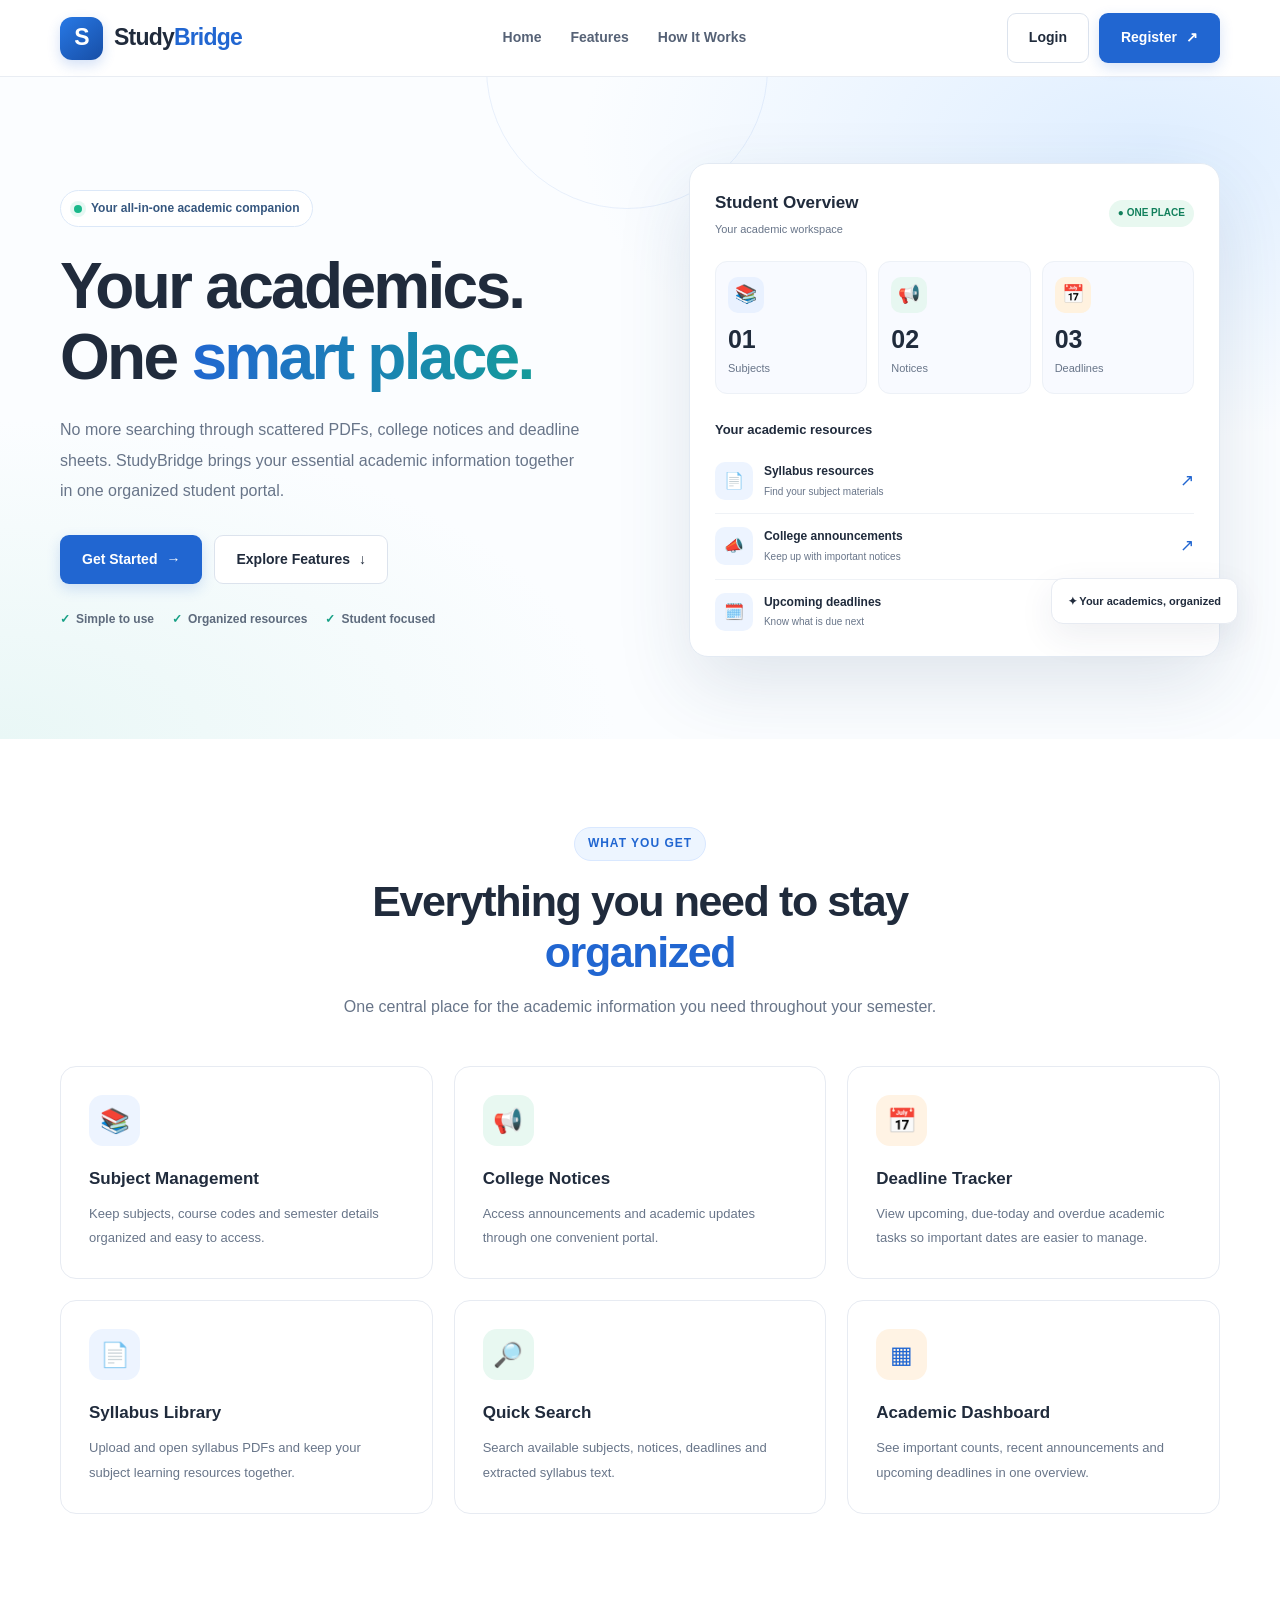
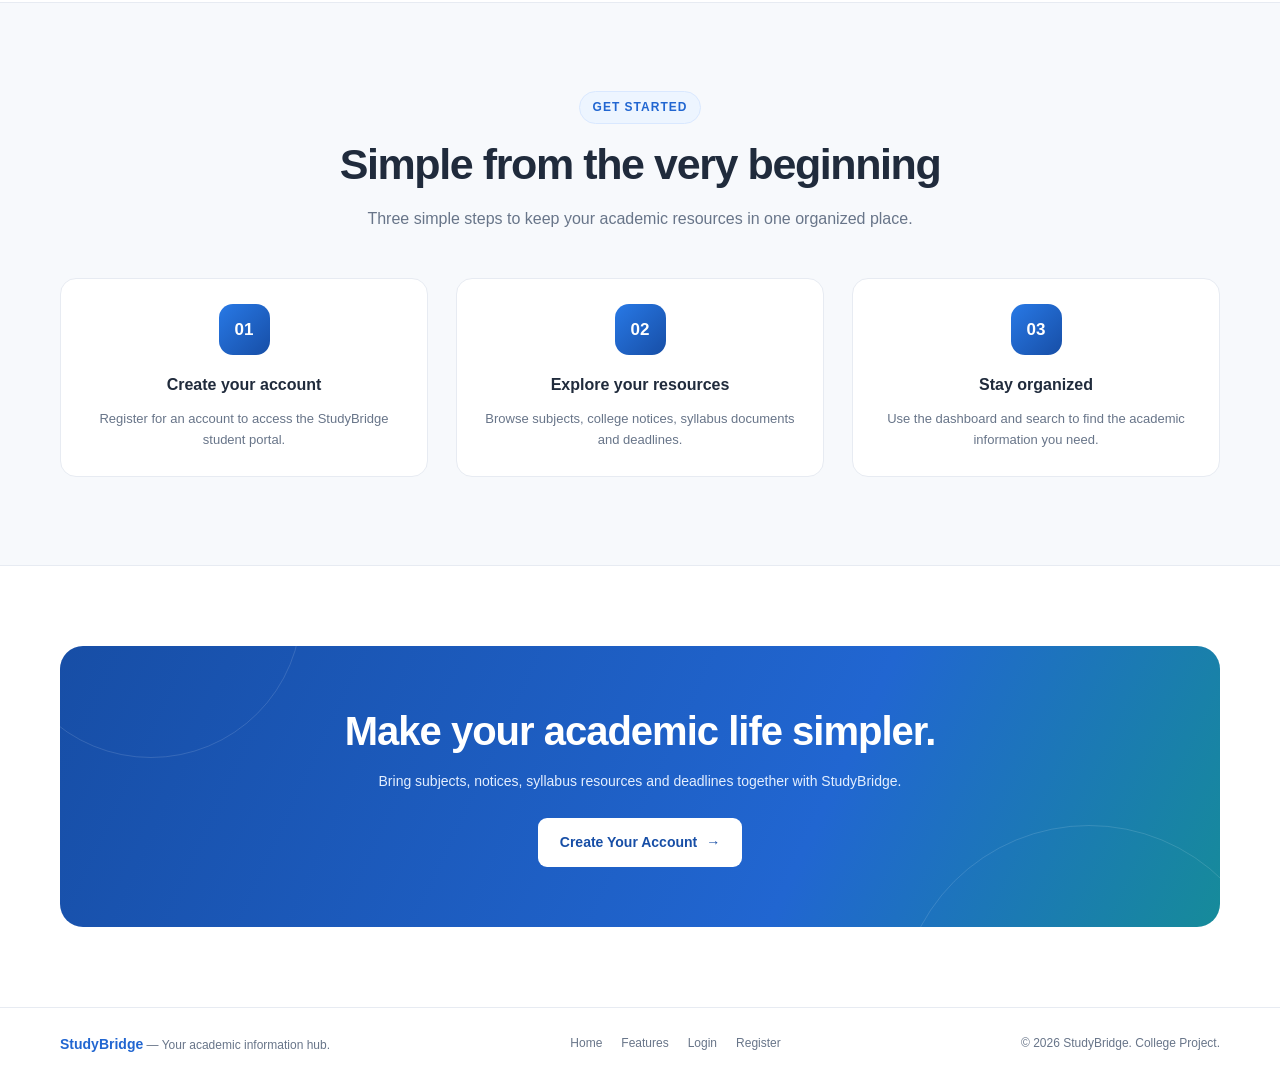
<file: src/main/resources/templates/index.html>
<!DOCTYPE html>
<html lang="en" xmlns:th="http://www.thymeleaf.org">
<head>
    <meta charset="UTF-8">
    <meta name="viewport" content="width=device-width, initial-scale=1.0">
    <meta name="theme-color" content="#ffffff">
    <meta name="description" content="StudyBridge brings academic subjects, college notices, syllabus resources and deadlines together in one organized student portal.">

    <title>StudyBridge — Your Academic Hub</title>

    <style>
        :root {
            --primary: #2166d1;
            --primary-dark: #174ea6;
            --primary-light: #edf5ff;
            --accent: #16a085;
            --text: #202b3c;
            --muted: #687589;
            --border: #e7ebf2;
            --surface: #ffffff;
            --background: #f8fafc;
            --radius: 16px;
            --shadow: 0 12px 35px rgba(32, 53, 85, 0.08);
        }

        * {
            margin: 0;
            padding: 0;
            box-sizing: border-box;
        }

        html {
            scroll-behavior: smooth;
            scroll-padding-top: 90px;
        }

        body {
            font-family: "Segoe UI", Arial, sans-serif;
            background: var(--surface);
            color: var(--text);
            line-height: 1.65;
            overflow-x: hidden;
        }

        body, button, a {
            -webkit-tap-highlight-color: transparent;
        }

        a {
            text-decoration: none;
            color: inherit;
        }

        button {
            font: inherit;
        }

        .container {
            width: min(1160px, 91%);
            margin: 0 auto;
        }

        .section {
            padding: 88px 0;
        }

        .section-heading {
            text-align: center;
            max-width: 690px;
            margin: 0 auto 46px;
        }

        .section-label {
            display: inline-block;
            color: var(--primary);
            background: var(--primary-light);
            border: 1px solid #d9e8ff;
            padding: 6px 13px;
            border-radius: 30px;
            font-size: 12px;
            font-weight: 750;
            letter-spacing: 1px;
            text-transform: uppercase;
            margin-bottom: 15px;
        }

        .section-heading h2 {
            font-size: clamp(29px, 4vw, 43px);
            line-height: 1.2;
            letter-spacing: -1.4px;
            margin-bottom: 15px;
        }

        .section-heading p {
            color: var(--muted);
            font-size: 16px;
        }

        .highlight {
            color: var(--primary);
        }

        /* BUTTONS */

        .btn {
            display: inline-flex;
            justify-content: center;
            align-items: center;
            gap: 9px;
            padding: 12px 21px;
            border-radius: 9px;
            font-size: 14px;
            font-weight: 700;
            border: 1px solid transparent;
            cursor: pointer;
            transition: background .25s ease, color .25s ease,
            border-color .25s ease, transform .25s ease,
            box-shadow .25s ease;
        }

        .btn-primary {
            color: white;
            background: var(--primary);
            box-shadow: 0 5px 14px rgba(33, 102, 209, .18);
        }

        .btn-primary:hover {
            background: var(--primary-dark);
            transform: translateY(-2px);
            box-shadow: 0 9px 20px rgba(33, 102, 209, .24);
        }

        .btn-outline {
            background: white;
            color: var(--text);
            border-color: #dce3ed;
        }

        .btn-outline:hover {
            color: var(--primary);
            border-color: var(--primary);
            transform: translateY(-2px);
        }

        .btn-white {
            background: white;
            color: var(--primary-dark);
        }

        .btn-white:hover {
            background: #edf5ff;
            transform: translateY(-2px);
        }

        /* NAVBAR */

        .navbar {
            position: sticky;
            top: 0;
            z-index: 1000;
            background: rgba(255, 255, 255, .94);
            backdrop-filter: blur(16px);
            border-bottom: 1px solid rgba(231, 235, 242, .9);
        }

        .nav-content {
            min-height: 76px;
            display: flex;
            align-items: center;
            justify-content: space-between;
            gap: 25px;
        }

        .brand {
            display: inline-flex;
            align-items: center;
            gap: 11px;
            font-size: 23px;
            font-weight: 800;
            letter-spacing: -.8px;
            white-space: nowrap;
        }

        .brand-icon {
            width: 43px;
            height: 43px;
            border-radius: 12px;
            display: grid;
            place-items: center;
            color: white;
            font-size: 23px;
            font-weight: 800;
            background: linear-gradient(140deg, #2879e6, #174ea6);
            box-shadow: 0 5px 13px rgba(33, 102, 209, .2);
        }

        .brand-name span {
            color: var(--primary);
        }

        .nav-links {
            display: flex;
            align-items: center;
            gap: 29px;
        }

        .nav-links a {
            font-size: 14px;
            font-weight: 600;
            color: #566276;
            transition: color .2s ease;
        }

        .nav-links a:hover {
            color: var(--primary);
        }

        .nav-actions {
            display: flex;
            align-items: center;
            gap: 10px;
        }

        .menu-toggle {
            display: none;
            width: 42px;
            height: 42px;
            border: 1px solid var(--border);
            background: white;
            border-radius: 9px;
            cursor: pointer;
            color: var(--text);
            font-size: 22px;
        }

        /* HERO */

        .hero {
            position: relative;
            padding: 86px 0 82px;
            background:
                    radial-gradient(ellipse at 90% 10%, #dfeeff 0%, transparent 35%),
                    radial-gradient(ellipse at 0% 100%, #e9f7f6 0%, transparent 34%),
                    #fbfdff;
            overflow: hidden;
        }

        .hero::before {
            content: "";
            position: absolute;
            width: 280px;
            height: 280px;
            border: 1px solid rgba(33, 102, 209, .09);
            border-radius: 50%;
            top: -150px;
            left: 38%;
            pointer-events: none;
        }

        .hero-grid {
            position: relative;
            display: grid;
            grid-template-columns: 1.03fr .97fr;
            align-items: center;
            gap: 65px;
        }

        .hero-copy {
            animation: slideUp .8s ease both;
        }

        .hero-badge {
            display: inline-flex;
            align-items: center;
            gap: 9px;
            padding: 8px 13px;
            border-radius: 30px;
            border: 1px solid #dce8f8;
            background: rgba(255,255,255,.85);
            color: #36577f;
            font-size: 12px;
            font-weight: 700;
            margin-bottom: 24px;
        }

        .badge-dot {
            width: 8px;
            height: 8px;
            background: #1ab88a;
            border-radius: 50%;
            box-shadow: 0 0 0 4px #1ab88a1b;
        }

        .hero h1 {
            max-width: 620px;
            font-size: clamp(39px, 5.1vw, 64px);
            letter-spacing: -2.7px;
            line-height: 1.1;
            font-weight: 780;
            margin-bottom: 23px;
        }

        .hero h1 .highlight {
            background: linear-gradient(100deg, #2166d1, #159b9a);
            color: transparent;
            background-clip: text;
            -webkit-background-clip: text;
        }

        .hero-description {
            max-width: 530px;
            font-size: 16px;
            line-height: 1.9;
            color: var(--muted);
            margin-bottom: 29px;
        }

        .hero-buttons {
            display: flex;
            flex-wrap: wrap;
            gap: 12px;
        }

        .hero-points {
            display: flex;
            flex-wrap: wrap;
            gap: 18px;
            margin-top: 26px;
            color: #5e6b7d;
            font-size: 12px;
            font-weight: 600;
        }

        .hero-points span::before {
            content: "✓";
            color: var(--accent);
            font-weight: 900;
            margin-right: 6px;
        }

        /* DASHBOARD PREVIEW */

        .preview-wrap {
            position: relative;
            animation: slideRight .9s .12s ease both;
        }

        .preview-card {
            position: relative;
            z-index: 2;
            background: white;
            border: 1px solid #e3eaf3;
            border-radius: 19px;
            padding: 25px;
            box-shadow: 0 28px 75px rgba(37, 67, 105, .13);
            animation: floatCard 6s ease-in-out infinite;
        }

        .preview-header {
            display: flex;
            justify-content: space-between;
            align-items: center;
            gap: 12px;
            margin-bottom: 23px;
        }

        .preview-header h3 {
            font-size: 17px;
        }

        .preview-header p {
            font-size: 11px;
            color: var(--muted);
            margin-top: 3px;
        }

        .live-label {
            white-space: nowrap;
            color: #12805c;
            background: #e8f8f0;
            border-radius: 20px;
            padding: 5px 9px;
            font-size: 10px;
            font-weight: 800;
        }

        .preview-stats {
            display: grid;
            grid-template-columns: repeat(3, minmax(0, 1fr));
            gap: 11px;
        }

        .stat-box {
            min-width: 0;
            padding: 15px 12px;
            background: #f8faff;
            border: 1px solid #edf1f7;
            border-radius: 12px;
            transition: transform .25s ease, border-color .25s ease;
        }

        .stat-box:hover {
            transform: translateY(-4px);
            border-color: #c7dcfb;
        }

        .stat-icon {
            width: 36px;
            height: 36px;
            display: grid;
            place-items: center;
            border-radius: 10px;
            font-size: 18px;
            background: #e9f1ff;
            margin-bottom: 11px;
        }

        .stat-box:nth-child(2) .stat-icon {
            background: #e7f7f1;
        }

        .stat-box:nth-child(3) .stat-icon {
            background: #fff2df;
        }

        .stat-number {
            font-size: 25px;
            font-weight: 800;
            line-height: 1.25;
        }

        .stat-label {
            font-size: 11px;
            color: var(--muted);
            margin-top: 4px;
        }

        .preview-section {
            margin-top: 25px;
        }

        .preview-section h4 {
            font-size: 13px;
            margin-bottom: 9px;
        }

        .preview-item {
            display: flex;
            align-items: center;
            gap: 11px;
            padding: 13px 0;
            border-bottom: 1px solid #eff2f6;
        }

        .preview-item:last-child {
            border-bottom: none;
            padding-bottom: 0;
        }

        .item-icon {
            width: 38px;
            height: 38px;
            display: grid;
            place-items: center;
            border-radius: 10px;
            background: #edf4ff;
            flex-shrink: 0;
        }

        .item-content {
            min-width: 0;
            flex: 1;
        }

        .item-content strong {
            display: block;
            font-size: 12px;
        }

        .item-content small {
            display: block;
            color: var(--muted);
            font-size: 10px;
            margin-top: 2px;
        }

        .item-arrow {
            color: var(--primary);
            font-size: 17px;
        }

        .floating-note {
            position: absolute;
            right: -18px;
            bottom: 33px;
            z-index: 3;
            padding: 13px 16px;
            border-radius: 12px;
            background: white;
            border: 1px solid var(--border);
            box-shadow: var(--shadow);
            font-size: 11px;
            font-weight: 750;
            animation: floatNote 4s ease-in-out infinite;
        }

        /* FEATURES */

        .features {
            background: white;
        }

        .features-grid {
            display: grid;
            grid-template-columns: repeat(3, minmax(0, 1fr));
            gap: 21px;
        }

        .feature-card {
            position: relative;
            padding: 28px;
            border: 1px solid var(--border);
            border-radius: var(--radius);
            background: white;
            transition: transform .3s ease, box-shadow .3s ease,
            border-color .3s ease;
        }

        .feature-card:hover {
            transform: translateY(-7px);
            border-color: #bfd8fb;
            box-shadow: 0 18px 42px rgba(30, 76, 135, .09);
        }

        .feature-icon {
            width: 51px;
            height: 51px;
            display: grid;
            place-items: center;
            border-radius: 14px;
            background: #edf4ff;
            color: var(--primary);
            font-size: 24px;
            margin-bottom: 19px;
        }

        .feature-card:nth-child(3n + 2) .feature-icon {
            background: #e8f8f1;
        }

        .feature-card:nth-child(3n) .feature-icon {
            background: #fff3e4;
        }

        .feature-card h3 {
            font-size: 17px;
            margin-bottom: 9px;
        }

        .feature-card p {
            color: var(--muted);
            font-size: 13px;
            line-height: 1.85;
        }

        /* HOW IT WORKS */

        .how-section {
            background: #f7f9fc;
            border-top: 1px solid var(--border);
            border-bottom: 1px solid var(--border);
        }

        .steps {
            display: grid;
            grid-template-columns: repeat(3, minmax(0, 1fr));
            gap: 28px;
        }

        .step {
            text-align: center;
            padding: 25px 20px;
            background: white;
            border: 1px solid var(--border);
            border-radius: var(--radius);
            transition: transform .25s ease, box-shadow .25s ease;
        }

        .step:hover {
            transform: translateY(-5px);
            box-shadow: var(--shadow);
        }

        .step-number {
            width: 51px;
            height: 51px;
            margin: 0 auto 17px;
            display: grid;
            place-items: center;
            border-radius: 14px;
            color: white;
            font-weight: 800;
            font-size: 17px;
            background: linear-gradient(135deg, #2879e6, #174ea6);
        }

        .step h3 {
            font-size: 16px;
            margin-bottom: 9px;
        }

        .step p {
            color: var(--muted);
            font-size: 13px;
        }

        /* CALL TO ACTION */

        .cta {
            padding: 80px 0;
            background: white;
        }

        .cta-box {
            position: relative;
            overflow: hidden;
            text-align: center;
            color: white;
            padding: 60px 28px;
            border-radius: 23px;
            background: linear-gradient(115deg, #174ea6, #2166d1 65%, #168b9a);
        }

        .cta-box::before,
        .cta-box::after {
            content: "";
            position: absolute;
            border: 1px solid rgba(255,255,255,.13);
            border-radius: 50%;
            pointer-events: none;
        }

        .cta-box::before {
            width: 300px;
            height: 300px;
            top: -190px;
            left: -60px;
        }

        .cta-box::after {
            width: 380px;
            height: 380px;
            bottom: -280px;
            right: -60px;
        }

        .cta-box h2 {
            position: relative;
            font-size: clamp(27px, 4vw, 40px);
            letter-spacing: -1px;
            line-height: 1.25;
            margin-bottom: 14px;
        }

        .cta-box p {
            position: relative;
            color: #e4efff;
            max-width: 560px;
            margin: 0 auto 25px;
            font-size: 14px;
        }

        .cta-box .btn {
            position: relative;
        }

        /* FOOTER */

        footer {
            background: #fff;
            border-top: 1px solid var(--border);
            padding: 25px 0;
        }

        .footer-content {
            display: flex;
            justify-content: space-between;
            align-items: center;
            gap: 18px;
            flex-wrap: wrap;
            color: var(--muted);
            font-size: 12px;
        }

        .footer-brand {
            font-weight: 800;
            color: var(--primary);
            font-size: 14px;
        }

        .footer-links {
            display: flex;
            flex-wrap: wrap;
            gap: 19px;
        }

        .footer-links a:hover {
            color: var(--primary);
        }

        /* ANIMATIONS */

        .reveal {
            opacity: 0;
            transform: translateY(24px);
            transition: opacity .65s ease, transform .65s ease;
        }

        .reveal.visible {
            opacity: 1;
            transform: translateY(0);
        }

        .feature-card:nth-child(2),
        .step:nth-child(2) {
            transition-delay: .08s;
        }

        .feature-card:nth-child(3),
        .step:nth-child(3) {
            transition-delay: .16s;
        }

        @keyframes slideUp {
            from {
                opacity: 0;
                transform: translateY(25px);
            }
            to {
                opacity: 1;
                transform: translateY(0);
            }
        }

        @keyframes slideRight {
            from {
                opacity: 0;
                transform: translateX(25px);
            }
            to {
                opacity: 1;
                transform: translateX(0);
            }
        }

        @keyframes floatCard {
            0%, 100% { transform: translateY(0); }
            50% { transform: translateY(-7px); }
        }

        @keyframes floatNote {
            0%, 100% { transform: translateY(0); }
            50% { transform: translateY(-6px); }
        }

        /* RESPONSIVE */

        @media (max-width: 950px) {
            .hero-grid {
                grid-template-columns: 1fr;
                gap: 45px;
            }

            .hero-copy {
                text-align: center;
            }

            .hero-description {
                margin-left: auto;
                margin-right: auto;
            }

            .hero-buttons,
            .hero-points {
                justify-content: center;
            }

            .preview-wrap {
                max-width: 570px;
                width: 100%;
                margin: auto;
            }

            .nav-links {
                gap: 16px;
            }

            .features-grid {
                grid-template-columns: repeat(2, minmax(0, 1fr));
            }
        }

        @media (max-width: 700px) {
            .section {
                padding: 65px 0;
            }

            .nav-content {
                min-height: 68px;
                gap: 12px;
            }

            .brand {
                font-size: 20px;
            }

            .brand-icon {
                width: 38px;
                height: 38px;
            }

            .menu-toggle {
                display: grid;
                place-items: center;
                margin-left: auto;
            }

            .nav-links {
                display: none;
                position: absolute;
                top: 68px;
                left: 0;
                right: 0;
                padding: 20px 5%;
                background: white;
                border-bottom: 1px solid var(--border);
                box-shadow: 0 12px 22px rgba(30, 50, 80, .07);
                flex-direction: column;
                align-items: stretch;
                gap: 0;
            }

            .nav-links.open {
                display: flex;
                animation: slideUp .2s ease both;
            }

            .nav-links a {
                padding: 12px 0;
            }

            .nav-actions {
                gap: 7px;
            }

            .nav-actions .btn {
                padding: 9px 11px;
                font-size: 12px;
            }

            .hero {
                padding: 58px 0 60px;
            }

            .hero h1 {
                font-size: clamp(37px, 9vw, 51px);
                letter-spacing: -1.7px;
            }

            .hero-description {
                font-size: 14px;
            }

            .preview-card {
                padding: 18px;
                animation: none;
            }

            .preview-stats {
                gap: 7px;
            }

            .stat-box {
                padding: 11px 8px;
            }

            .stat-number {
                font-size: 22px;
            }

            .stat-label {
                font-size: 10px;
            }

            .floating-note {
                right: 0;
                bottom: -13px;
            }

            .features-grid,
            .steps {
                grid-template-columns: 1fr;
            }

            .feature-card {
                padding: 24px;
            }

            .cta {
                padding: 55px 0;
            }

            .cta-box {
                padding: 44px 20px;
            }

            .footer-content {
                justify-content: center;
                text-align: center;
            }

            .footer-links {
                justify-content: center;
            }
        }

        @media (max-width: 390px) {
            .brand {
                font-size: 17px;
                gap: 7px;
            }

            .brand-icon {
                width: 34px;
                height: 34px;
            }

            .nav-actions .btn {
                padding: 8px 9px;
                font-size: 11px;
            }

            .hero-buttons .btn {
                width: 100%;
            }

            .hero-points {
                gap: 9px 13px;
            }

            .preview-card {
                padding: 13px;
            }

            .live-label {
                font-size: 9px;
            }
        }

        @media (prefers-reduced-motion: reduce) {
            *,
            *::before,
            *::after {
                scroll-behavior: auto !important;
                animation-duration: .01ms !important;
                animation-iteration-count: 1 !important;
                transition-duration: .01ms !important;
            }

            .reveal {
                opacity: 1;
                transform: none;
            }
        }
    </style>
</head>

<body>

<!-- NAVIGATION -->
<header class="navbar">
    <div class="container nav-content">

        <a th:href="@{/}" href="/" class="brand" aria-label="StudyBridge home">
            <span class="brand-icon">S</span>
            <span class="brand-name">Study<span>Bridge</span></span>
        </a>

        <nav class="nav-links" id="mainNav" aria-label="Main navigation">
            <a href="#home">Home</a>
            <a href="#features">Features</a>
            <a href="#how-it-works">How It Works</a>
        </nav>

        <div class="nav-actions">
            <a th:href="@{/login}" href="/login" class="btn btn-outline">Login</a>
            <a th:href="@{/register}" href="/register" class="btn btn-primary">Register <span>↗</span></a>
        </div>

        <button class="menu-toggle" id="menuToggle"
                type="button" aria-label="Toggle navigation"
                aria-controls="mainNav" aria-expanded="false">
            ☰
        </button>

    </div>
</header>

<main>

    <!-- HERO -->
    <section class="hero" id="home">
        <div class="container hero-grid">

            <div class="hero-copy">
                <div class="hero-badge">
                    <span class="badge-dot"></span>
                    Your all-in-one academic companion
                </div>

                <h1>
                    Your academics.<br>
                    One <span class="highlight">smart place.</span>
                </h1>

                <p class="hero-description">
                    No more searching through scattered PDFs, college
                    notices and deadline sheets. StudyBridge brings your
                    essential academic information together in one
                    organized student portal.
                </p>

                <div class="hero-buttons">
                    <a th:href="@{/register}" href="/register" class="btn btn-primary">
                        Get Started <span>→</span>
                    </a>

                    <a href="#features" class="btn btn-outline">
                        Explore Features <span>↓</span>
                    </a>
                </div>

                <div class="hero-points">
                    <span>Simple to use</span>
                    <span>Organized resources</span>
                    <span>Student focused</span>
                </div>
            </div>

            <!-- Illustrative dashboard preview -->
            <div class="preview-wrap">
                <div class="preview-card">

                    <div class="preview-header">
                        <div>
                            <h3>Student Overview</h3>
                            <p>Your academic workspace</p>
                        </div>
                        <span class="live-label">● ONE PLACE</span>
                    </div>

                    <div class="preview-stats">
                        <div class="stat-box">
                            <div class="stat-icon">📚</div>
                            <div class="stat-number">01</div>
                            <div class="stat-label">Subjects</div>
                        </div>

                        <div class="stat-box">
                            <div class="stat-icon">📢</div>
                            <div class="stat-number">02</div>
                            <div class="stat-label">Notices</div>
                        </div>

                        <div class="stat-box">
                            <div class="stat-icon">📅</div>
                            <div class="stat-number">03</div>
                            <div class="stat-label">Deadlines</div>
                        </div>
                    </div>

                    <div class="preview-section">
                        <h4>Your academic resources</h4>

                        <div class="preview-item">
                            <div class="item-icon">📄</div>
                            <div class="item-content">
                                <strong>Syllabus resources</strong>
                                <small>Find your subject materials</small>
                            </div>
                            <span class="item-arrow">↗</span>
                        </div>

                        <div class="preview-item">
                            <div class="item-icon">📣</div>
                            <div class="item-content">
                                <strong>College announcements</strong>
                                <small>Keep up with important notices</small>
                            </div>
                            <span class="item-arrow">↗</span>
                        </div>

                        <div class="preview-item">
                            <div class="item-icon">🗓️</div>
                            <div class="item-content">
                                <strong>Upcoming deadlines</strong>
                                <small>Know what is due next</small>
                            </div>
                            <span class="item-arrow">↗</span>
                        </div>
                    </div>

                </div>

                <div class="floating-note">✦ Your academics, organized</div>
            </div>

        </div>
    </section>

    <!-- FEATURES -->
    <section class="section features" id="features">
        <div class="container">

            <div class="section-heading reveal">
                <span class="section-label">What you get</span>
                <h2>Everything you need to stay <span class="highlight">organized</span></h2>
                <p>
                    One central place for the academic information
                    you need throughout your semester.
                </p>
            </div>

            <div class="features-grid">

                <article class="feature-card reveal">
                    <div class="feature-icon">📚</div>
                    <h3>Subject Management</h3>
                    <p>
                        Keep subjects, course codes and semester details
                        organized and easy to access.
                    </p>
                </article>

                <article class="feature-card reveal">
                    <div class="feature-icon">📢</div>
                    <h3>College Notices</h3>
                    <p>
                        Access announcements and academic updates
                        through one convenient portal.
                    </p>
                </article>

                <article class="feature-card reveal">
                    <div class="feature-icon">📅</div>
                    <h3>Deadline Tracker</h3>
                    <p>
                        View upcoming, due-today and overdue academic
                        tasks so important dates are easier to manage.
                    </p>
                </article>

                <article class="feature-card reveal">
                    <div class="feature-icon">📄</div>
                    <h3>Syllabus Library</h3>
                    <p>
                        Upload and open syllabus PDFs and keep your
                        subject learning resources together.
                    </p>
                </article>

                <article class="feature-card reveal">
                    <div class="feature-icon">🔎</div>
                    <h3>Quick Search</h3>
                    <p>
                        Search available subjects, notices, deadlines
                        and extracted syllabus text.
                    </p>
                </article>

                <article class="feature-card reveal">
                    <div class="feature-icon">▦</div>
                    <h3>Academic Dashboard</h3>
                    <p>
                        See important counts, recent announcements and
                        upcoming deadlines in one overview.
                    </p>
                </article>

            </div>
        </div>
    </section>

    <!-- HOW IT WORKS -->
    <section class="section how-section" id="how-it-works">
        <div class="container">

            <div class="section-heading reveal">
                <span class="section-label">Get started</span>
                <h2>Simple from the very beginning</h2>
                <p>
                    Three simple steps to keep your academic resources
                    in one organized place.
                </p>
            </div>

            <div class="steps">

                <article class="step reveal">
                    <div class="step-number">01</div>
                    <h3>Create your account</h3>
                    <p>
                        Register for an account to access the
                        StudyBridge student portal.
                    </p>
                </article>

                <article class="step reveal">
                    <div class="step-number">02</div>
                    <h3>Explore your resources</h3>
                    <p>
                        Browse subjects, college notices, syllabus
                        documents and deadlines.
                    </p>
                </article>

                <article class="step reveal">
                    <div class="step-number">03</div>
                    <h3>Stay organized</h3>
                    <p>
                        Use the dashboard and search to find the
                        academic information you need.
                    </p>
                </article>

            </div>
        </div>
    </section>

    <!-- CALL TO ACTION -->
    <section class="cta">
        <div class="container">
            <div class="cta-box reveal">
                <h2>Make your academic life simpler.</h2>
                <p>
                    Bring subjects, notices, syllabus resources and
                    deadlines together with StudyBridge.
                </p>
                <a th:href="@{/register}" href="/register" class="btn btn-white">
                    Create Your Account <span>→</span>
                </a>
            </div>
        </div>
    </section>

</main>

<!-- FOOTER -->
<footer>
    <div class="container footer-content">

        <div>
            <a th:href="@{/}" href="/" class="footer-brand">StudyBridge</a>
            <span> — Your academic information hub.</span>
        </div>

        <div class="footer-links">
            <a href="#home">Home</a>
            <a href="#features">Features</a>
            <a th:href="@{/login}" href="/login">Login</a>
            <a th:href="@{/register}" href="/register">Register</a>
        </div>

        <div>
            © <span id="year"></span> StudyBridge. College Project.
        </div>

    </div>
</footer>

<script>
    // Footer year
    document.getElementById("year").textContent =
        new Date().getFullYear();

    // Mobile navigation
    const menuToggle = document.getElementById("menuToggle");
    const mainNav = document.getElementById("mainNav");

    menuToggle.addEventListener("click", function () {
        const isOpen = mainNav.classList.toggle("open");

        menuToggle.setAttribute("aria-expanded", String(isOpen));
        menuToggle.textContent = isOpen ? "×" : "☰";
    });

    // Close mobile menu after selecting a section
    mainNav.querySelectorAll("a").forEach(function (link) {
        link.addEventListener("click", function () {
            mainNav.classList.remove("open");
            menuToggle.setAttribute("aria-expanded", "false");
            menuToggle.textContent = "☰";
        });
    });

    // Reveal elements as they enter the viewport
    const revealElements = document.querySelectorAll(".reveal");

    if ("IntersectionObserver" in window) {
        const observer = new IntersectionObserver(function (entries) {
            entries.forEach(function (entry) {
                if (entry.isIntersecting) {
                    entry.target.classList.add("visible");
                    observer.unobserve(entry.target);
                }
            });
        }, {
            threshold: 0.12
        });

        revealElements.forEach(function (element) {
            observer.observe(element);
        });
    } else {
        revealElements.forEach(function (element) {
            element.classList.add("visible");
        });
    }
</script>

</body>
</html>
</file>
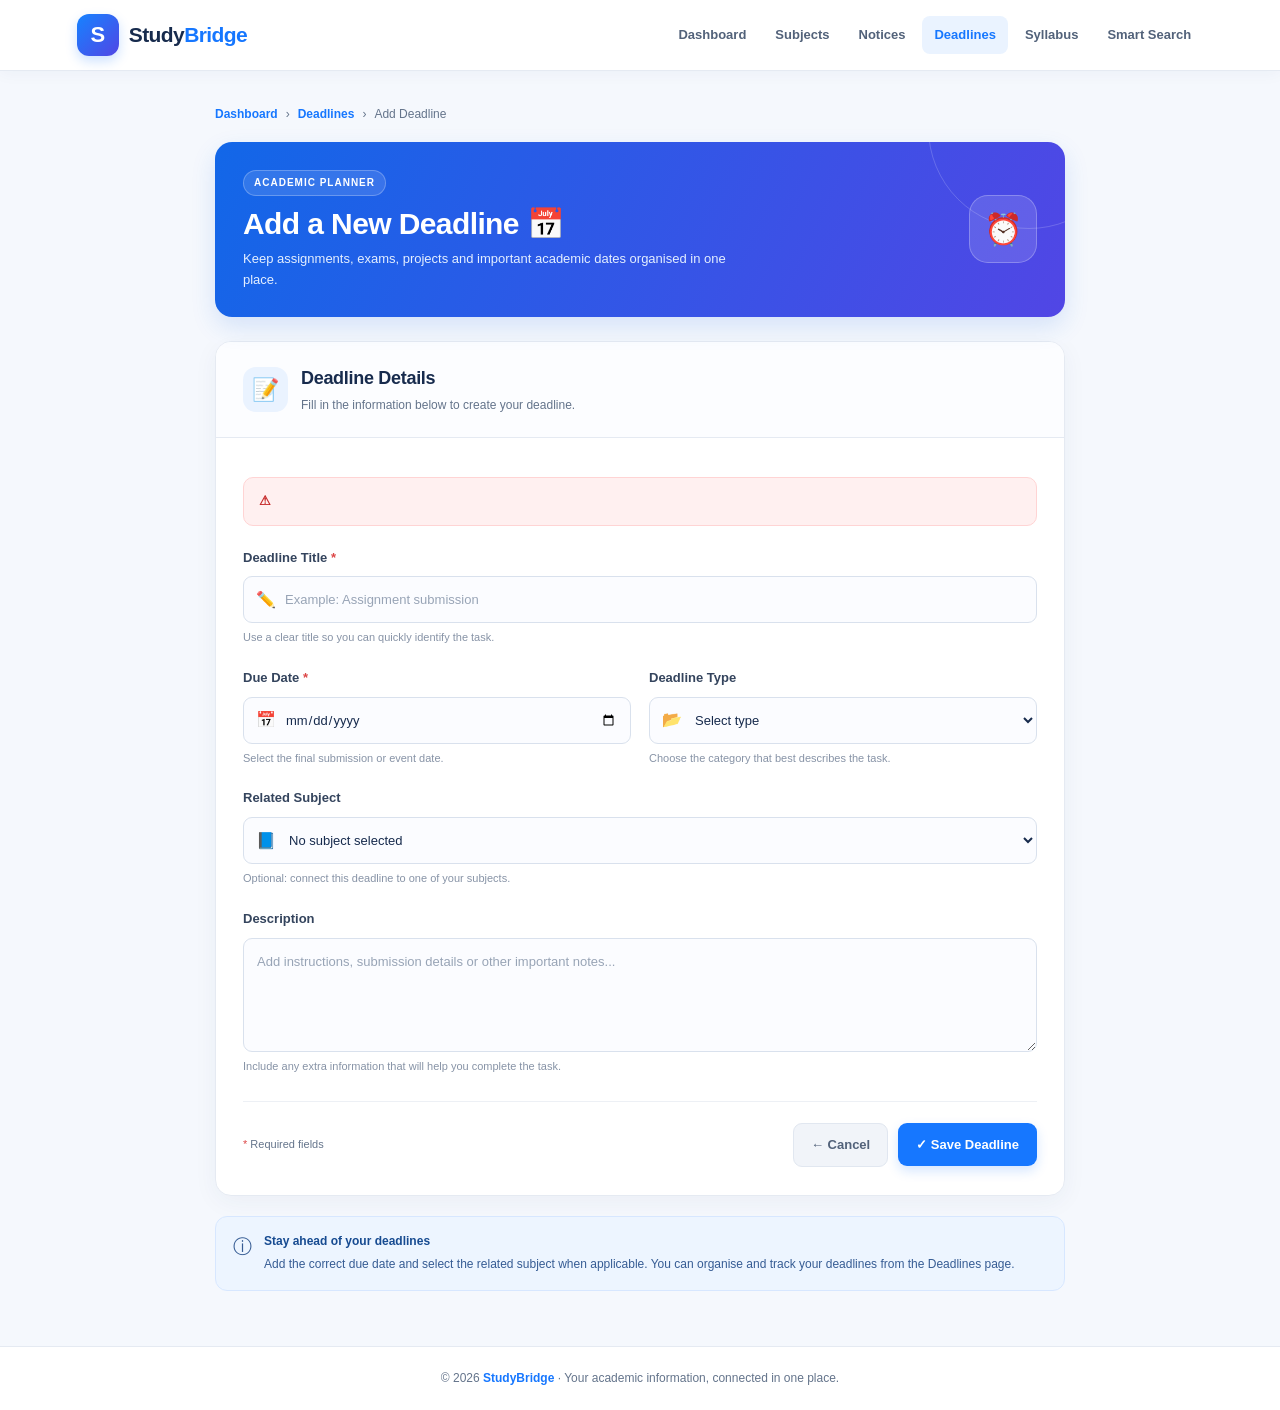
<file: src/main/resources/templates/add-deadline.html>
<!DOCTYPE html>
<html lang="en" xmlns:th="http://www.thymeleaf.org">
<head>
    <meta charset="UTF-8">
    <meta name="viewport" content="width=device-width, initial-scale=1.0">
    <title>Add Deadline | StudyBridge</title>

    <style>
        :root {
            --primary: #1677ff;
            --primary-dark: #0758c9;
            --primary-light: #eaf3ff;
            --text: #172b4d;
            --muted: #64748b;
            --border: #e5eaf2;
            --background: #f5f8fd;
            --white: #ffffff;
            --danger: #c62828;
            --danger-bg: #fff0f0;
        }

        * {
            box-sizing: border-box;
        }

        body {
            margin: 0;
            font-family: "Segoe UI", Arial, sans-serif;
            background: var(--background);
            color: var(--text);
            line-height: 1.6;
        }

        a {
            color: inherit;
            text-decoration: none;
        }

        /* Navigation */
        .navbar {
            position: sticky;
            top: 0;
            z-index: 100;
            display: flex;
            align-items: center;
            justify-content: space-between;
            flex-wrap: wrap;
            gap: 15px;
            padding: 14px 6%;
            background: rgba(255, 255, 255, 0.97);
            border-bottom: 1px solid var(--border);
            box-shadow: 0 3px 15px rgba(25, 55, 100, 0.04);
            backdrop-filter: blur(12px);
        }

        .brand {
            display: flex;
            align-items: center;
            gap: 10px;
            flex-shrink: 0;
        }

        .brand-icon {
            display: grid;
            place-items: center;
            width: 42px;
            height: 42px;
            border-radius: 12px;
            color: white;
            font-size: 22px;
            font-weight: 800;
            background: linear-gradient(135deg, #1683ff, #5146e5);
            box-shadow: 0 5px 12px rgba(22, 119, 255, 0.22);
        }

        .brand-name {
            font-size: 21px;
            font-weight: 800;
            letter-spacing: -0.6px;
            color: var(--text);
        }

        .brand-name span {
            color: var(--primary);
        }

        .nav-links {
            display: flex;
            align-items: center;
            gap: 5px;
            flex-wrap: wrap;
        }

        .nav-links a {
            padding: 9px 12px;
            border-radius: 8px;
            color: #52627a;
            font-size: 13px;
            font-weight: 650;
            white-space: nowrap;
            transition: background 0.2s ease, color 0.2s ease;
        }

        .nav-links a:hover,
        .nav-links a.active {
            background: var(--primary-light);
            color: var(--primary);
        }

        /* Main */
        .container {
            width: 92%;
            max-width: 850px;
            margin: 34px auto 55px;
            animation: fadeUp 0.5s ease both;
        }

        .breadcrumb {
            display: flex;
            align-items: center;
            flex-wrap: wrap;
            gap: 8px;
            margin-bottom: 18px;
            color: var(--muted);
            font-size: 12px;
        }

        .breadcrumb a {
            color: var(--primary);
            font-weight: 650;
        }

        .breadcrumb a:hover {
            text-decoration: underline;
        }

        /* Banner */
        .page-banner {
            position: relative;
            overflow: hidden;
            display: flex;
            align-items: center;
            justify-content: space-between;
            gap: 20px;
            padding: 26px 28px;
            margin-bottom: 24px;
            border-radius: 17px;
            color: white;
            background: linear-gradient(115deg, #1267e8, #5146e5);
            box-shadow: 0 10px 25px rgba(36, 105, 220, 0.15);
        }

        .page-banner::after {
            content: "";
            position: absolute;
            width: 200px;
            height: 200px;
            right: -65px;
            top: -115px;
            border: 1px solid rgba(255, 255, 255, 0.18);
            border-radius: 50%;
            pointer-events: none;
        }

        .banner-content {
            position: relative;
            z-index: 1;
        }

        .eyebrow {
            display: inline-block;
            padding: 4px 10px;
            margin-bottom: 8px;
            border: 1px solid rgba(255, 255, 255, 0.25);
            border-radius: 20px;
            background: rgba(255, 255, 255, 0.12);
            font-size: 10px;
            font-weight: 750;
            letter-spacing: 1px;
            text-transform: uppercase;
        }

        .page-banner h1 {
            margin: 0 0 6px;
            font-size: clamp(24px, 3vw, 30px);
            line-height: 1.3;
            letter-spacing: -0.6px;
        }

        .page-banner p {
            margin: 0;
            max-width: 520px;
            color: #e4efff;
            font-size: 13px;
        }

        .banner-icon {
            position: relative;
            z-index: 1;
            display: grid;
            place-items: center;
            width: 68px;
            height: 68px;
            flex-shrink: 0;
            border: 1px solid rgba(255, 255, 255, 0.25);
            border-radius: 19px;
            background: rgba(255, 255, 255, 0.13);
            font-size: 31px;
            animation: float 3.5s ease-in-out infinite;
        }

        /* Form card */
        .form-card {
            overflow: hidden;
            border: 1px solid var(--border);
            border-radius: 16px;
            background: var(--white);
            box-shadow: 0 6px 25px rgba(32, 60, 100, 0.05);
        }

        .form-header {
            display: flex;
            align-items: center;
            gap: 13px;
            padding: 22px 27px;
            border-bottom: 1px solid var(--border);
            background: #fcfdff;
        }

        .form-header-icon {
            display: grid;
            place-items: center;
            width: 45px;
            height: 45px;
            flex-shrink: 0;
            border-radius: 13px;
            background: var(--primary-light);
            font-size: 22px;
        }

        .form-header h2 {
            margin: 0;
            font-size: 18px;
            letter-spacing: -0.3px;
        }

        .form-header p {
            margin: 3px 0 0;
            color: var(--muted);
            font-size: 12px;
        }

        .form-body {
            padding: 26px 27px 28px;
        }

        .error {
            display: flex;
            align-items: flex-start;
            gap: 10px;
            padding: 13px 15px;
            margin-bottom: 22px;
            border: 1px solid #ffd4d4;
            border-radius: 10px;
            color: var(--danger);
            background: var(--danger-bg);
            font-size: 13px;
            font-weight: 600;
            overflow-wrap: anywhere;
        }

        .form-grid {
            display: grid;
            grid-template-columns: repeat(2, minmax(0, 1fr));
            gap: 21px 18px;
        }

        .form-group {
            min-width: 0;
        }

        .form-group.full-width {
            grid-column: 1 / -1;
        }

        .form-group label {
            display: block;
            margin-bottom: 8px;
            color: #34445d;
            font-size: 13px;
            font-weight: 750;
        }

        .required {
            color: #dc4545;
        }

        .input-wrap {
            position: relative;
        }

        .field-icon {
            position: absolute;
            top: 50%;
            left: 13px;
            transform: translateY(-50%);
            color: #8796ab;
            font-size: 16px;
            pointer-events: none;
        }

        .form-group input,
        .form-group select,
        .form-group textarea {
            display: block;
            width: 100%;
            min-width: 0;
            padding: 12px 13px;
            border: 1px solid #d9e1ed;
            border-radius: 9px;
            outline: none;
            color: var(--text);
            background: #fbfcff;
            font-family: inherit;
            font-size: 13px;
            transition: border 0.2s ease, box-shadow 0.2s ease,
            background 0.2s ease;
        }

        .form-group input,
        .form-group select {
            height: 47px;
        }

        .form-group input.with-icon,
        .form-group select.with-icon {
            padding-left: 41px;
        }

        .form-group textarea {
            min-height: 112px;
            resize: vertical;
            line-height: 1.7;
        }

        .form-group input:focus,
        .form-group select:focus,
        .form-group textarea:focus {
            border-color: var(--primary);
            background: white;
            box-shadow: 0 0 0 4px rgba(22, 119, 255, 0.1);
        }

        .form-group input::placeholder,
        .form-group textarea::placeholder {
            color: #98a4b6;
        }

        .field-hint {
            margin: 6px 0 0;
            color: #8793a6;
            font-size: 11px;
            line-height: 1.6;
        }

        .form-divider {
            height: 1px;
            margin: 25px 0 21px;
            background: #edf0f5;
        }

        /* Buttons */
        .form-actions {
            display: flex;
            align-items: center;
            justify-content: space-between;
            gap: 14px;
            flex-wrap: wrap;
        }

        .form-note {
            color: var(--muted);
            font-size: 11px;
        }

        .buttons {
            display: flex;
            align-items: center;
            gap: 10px;
        }

        .button {
            display: inline-flex;
            align-items: center;
            justify-content: center;
            gap: 7px;
            min-height: 43px;
            padding: 11px 17px;
            border: 1px solid transparent;
            border-radius: 9px;
            font-family: inherit;
            font-size: 13px;
            font-weight: 750;
            cursor: pointer;
            text-decoration: none;
            white-space: nowrap;
            transition: background 0.2s ease, transform 0.2s ease,
            box-shadow 0.2s ease;
        }

        .submit-button {
            color: white;
            background: var(--primary);
            box-shadow: 0 5px 12px rgba(22, 119, 255, 0.18);
        }

        .submit-button:hover {
            background: var(--primary-dark);
            transform: translateY(-2px);
            box-shadow: 0 8px 18px rgba(22, 119, 255, 0.24);
        }

        .cancel-button {
            color: #52627a;
            background: #f1f4f9;
            border-color: #e1e7f0;
        }

        .cancel-button:hover {
            background: #e6ebf3;
            transform: translateY(-1px);
        }

        /* Help section */
        .help-card {
            display: flex;
            align-items: flex-start;
            gap: 12px;
            padding: 15px 17px;
            margin-top: 20px;
            border: 1px solid #d7e7ff;
            border-radius: 12px;
            background: #edf5ff;
            color: #365c94;
        }

        .help-icon {
            font-size: 19px;
            flex-shrink: 0;
        }

        .help-card strong {
            display: block;
            margin-bottom: 3px;
            color: #174b91;
            font-size: 12px;
        }

        .help-card p {
            margin: 0;
            font-size: 12px;
            line-height: 1.7;
        }

        footer {
            padding: 22px 6%;
            border-top: 1px solid var(--border);
            background: white;
            color: var(--muted);
            text-align: center;
            font-size: 12px;
        }

        footer strong {
            color: var(--primary);
        }

        @keyframes fadeUp {
            from {
                opacity: 0;
                transform: translateY(14px);
            }
            to {
                opacity: 1;
                transform: translateY(0);
            }
        }

        @keyframes float {
            0%, 100% {
                transform: translateY(0);
            }
            50% {
                transform: translateY(-5px);
            }
        }

        @media (max-width: 1000px) {
            .navbar {
                align-items: flex-start;
                flex-direction: column;
                gap: 12px;
            }

            .nav-links {
                width: 100%;
            }
        }

        @media (max-width: 600px) {
            .navbar {
                padding: 13px 5%;
            }

            .nav-links {
                gap: 4px;
            }

            .nav-links a {
                padding: 8px 9px;
                font-size: 12px;
            }

            .container {
                width: 92%;
                margin-top: 23px;
            }

            .page-banner {
                padding: 23px 20px;
                border-radius: 15px;
            }

            .page-banner h1 {
                font-size: 24px;
            }

            .page-banner p {
                font-size: 12px;
            }

            .banner-icon {
                width: 54px;
                height: 54px;
                border-radius: 15px;
                font-size: 25px;
            }

            .form-header {
                padding: 18px;
            }

            .form-body {
                padding: 21px 18px;
            }

            .form-grid {
                grid-template-columns: 1fr;
                gap: 18px;
            }

            .form-group.full-width {
                grid-column: auto;
            }

            .form-actions {
                align-items: stretch;
                flex-direction: column;
            }

            .buttons {
                display: grid;
                grid-template-columns: 1fr 1fr;
            }

            .button {
                padding: 11px 12px;
            }

            .form-note {
                order: 2;
            }
        }

        @media (prefers-reduced-motion: reduce) {
            *,
            *::before,
            *::after {
                scroll-behavior: auto !important;
                animation-duration: 0.01ms !important;
                animation-iteration-count: 1 !important;
                transition-duration: 0.01ms !important;
            }
        }
    </style>
</head>

<body>

<nav class="navbar">
    <a class="brand" th:href="@{/dashboard}">
        <span class="brand-icon">S</span>
        <span class="brand-name">Study<span>Bridge</span></span>
    </a>

    <div class="nav-links">
        <a th:href="@{/dashboard}">Dashboard</a>
        <a th:href="@{/subjects}">Subjects</a>
        <a th:href="@{/notices}">Notices</a>
        <a class="active" th:href="@{/deadlines}">Deadlines</a>
        <a th:href="@{/syllabus}">Syllabus</a>
        <a th:href="@{/search}">Smart Search</a>
    </div>
</nav>

<main class="container">

    <div class="breadcrumb">
        <a th:href="@{/dashboard}">Dashboard</a>
        <span>›</span>
        <a th:href="@{/deadlines}">Deadlines</a>
        <span>›</span>
        <span>Add Deadline</span>
    </div>

    <section class="page-banner">
        <div class="banner-content">
            <span class="eyebrow">Academic planner</span>
            <h1>Add a New Deadline 📅</h1>
            <p>Keep assignments, exams, projects and important academic dates organised in one place.</p>
        </div>
        <div class="banner-icon" aria-hidden="true">⏰</div>
    </section>

    <section class="form-card">

        <div class="form-header">
            <div class="form-header-icon">📝</div>
            <div>
                <h2>Deadline Details</h2>
                <p>Fill in the information below to create your deadline.</p>
            </div>
        </div>

        <div class="form-body">

            <p class="error"
               th:if="${error}"
               role="alert">
                <span>⚠</span>
                <span th:text="${error}"></span>
            </p>

            <form th:action="@{/deadlines/save}"
                  th:object="${deadline}"
                  method="post">

                <div class="form-grid">

                    <div class="form-group full-width">
                        <label for="title">
                            Deadline Title <span class="required">*</span>
                        </label>
                        <div class="input-wrap">
                            <span class="field-icon" aria-hidden="true">✏️</span>
                            <input class="with-icon"
                                   type="text"
                                   id="title"
                                   th:field="*{title}"
                                   placeholder="Example: Assignment submission"
                                   maxlength="200"
                                   autocomplete="off"
                                   required>
                        </div>
                        <p class="field-hint">Use a clear title so you can quickly identify the task.</p>
                    </div>

                    <div class="form-group">
                        <label for="dueDate">
                            Due Date <span class="required">*</span>
                        </label>
                        <div class="input-wrap">
                            <span class="field-icon" aria-hidden="true">📅</span>
                            <input class="with-icon"
                                   type="date"
                                   id="dueDate"
                                   th:field="*{dueDate}"
                                   required>
                        </div>
                        <p class="field-hint">Select the final submission or event date.</p>
                    </div>

                    <div class="form-group">
                        <label for="deadlineType">Deadline Type</label>
                        <div class="input-wrap">
                            <span class="field-icon" aria-hidden="true">📂</span>
                            <select class="with-icon"
                                    id="deadlineType"
                                    th:field="*{deadlineType}">
                                <option value="">Select type</option>
                                <option value="Assignment">Assignment</option>
                                <option value="Exam">Exam</option>
                                <option value="Project">Project</option>
                                <option value="Lab Record">Lab Record</option>
                                <option value="Registration">Registration</option>
                                <option value="Other">Other</option>
                            </select>
                        </div>
                        <p class="field-hint">Choose the category that best describes the task.</p>
                    </div>

                    <div class="form-group full-width">
                        <label for="subjectId">Related Subject</label>
                        <div class="input-wrap">
                            <span class="field-icon" aria-hidden="true">📘</span>
                            <select class="with-icon"
                                    id="subjectId"
                                    th:field="*{subjectId}">
                                <option value="">No subject selected</option>
                                <option th:each="subject : ${subjects}"
                                        th:value="${subject.id}"
                                        th:text="${subject.subjectCode + ' - ' + subject.subjectName}">
                                </option>
                            </select>
                        </div>
                        <p class="field-hint">Optional: connect this deadline to one of your subjects.</p>
                    </div>

                    <div class="form-group full-width">
                        <label for="description">Description</label>
                        <textarea id="description"
                                  th:field="*{description}"
                                  rows="4"
                                  placeholder="Add instructions, submission details or other important notes..."></textarea>
                        <p class="field-hint">Include any extra information that will help you complete the task.</p>
                    </div>

                </div>

                <div class="form-divider"></div>

                <div class="form-actions">
                    <span class="form-note">
                        <span class="required">*</span> Required fields
                    </span>

                    <div class="buttons">
                        <a class="button cancel-button" th:href="@{/deadlines}">
                            ← Cancel
                        </a>

                        <button class="button submit-button" type="submit">
                            ✓ Save Deadline
                        </button>
                    </div>
                </div>

            </form>
        </div>
    </section>

    <aside class="help-card">
        <span class="help-icon">ⓘ</span>
        <div>
            <strong>Stay ahead of your deadlines</strong>
            <p>Add the correct due date and select the related subject when applicable. You can organise and track your deadlines from the Deadlines page.</p>
        </div>
    </aside>

</main>

<footer>
    © <span id="currentYear"></span> <strong>StudyBridge</strong>
    · Your academic information, connected in one place.
</footer>

<script>
    document.getElementById("currentYear").textContent =
        new Date().getFullYear();
</script>

</body>
</html>
</file>
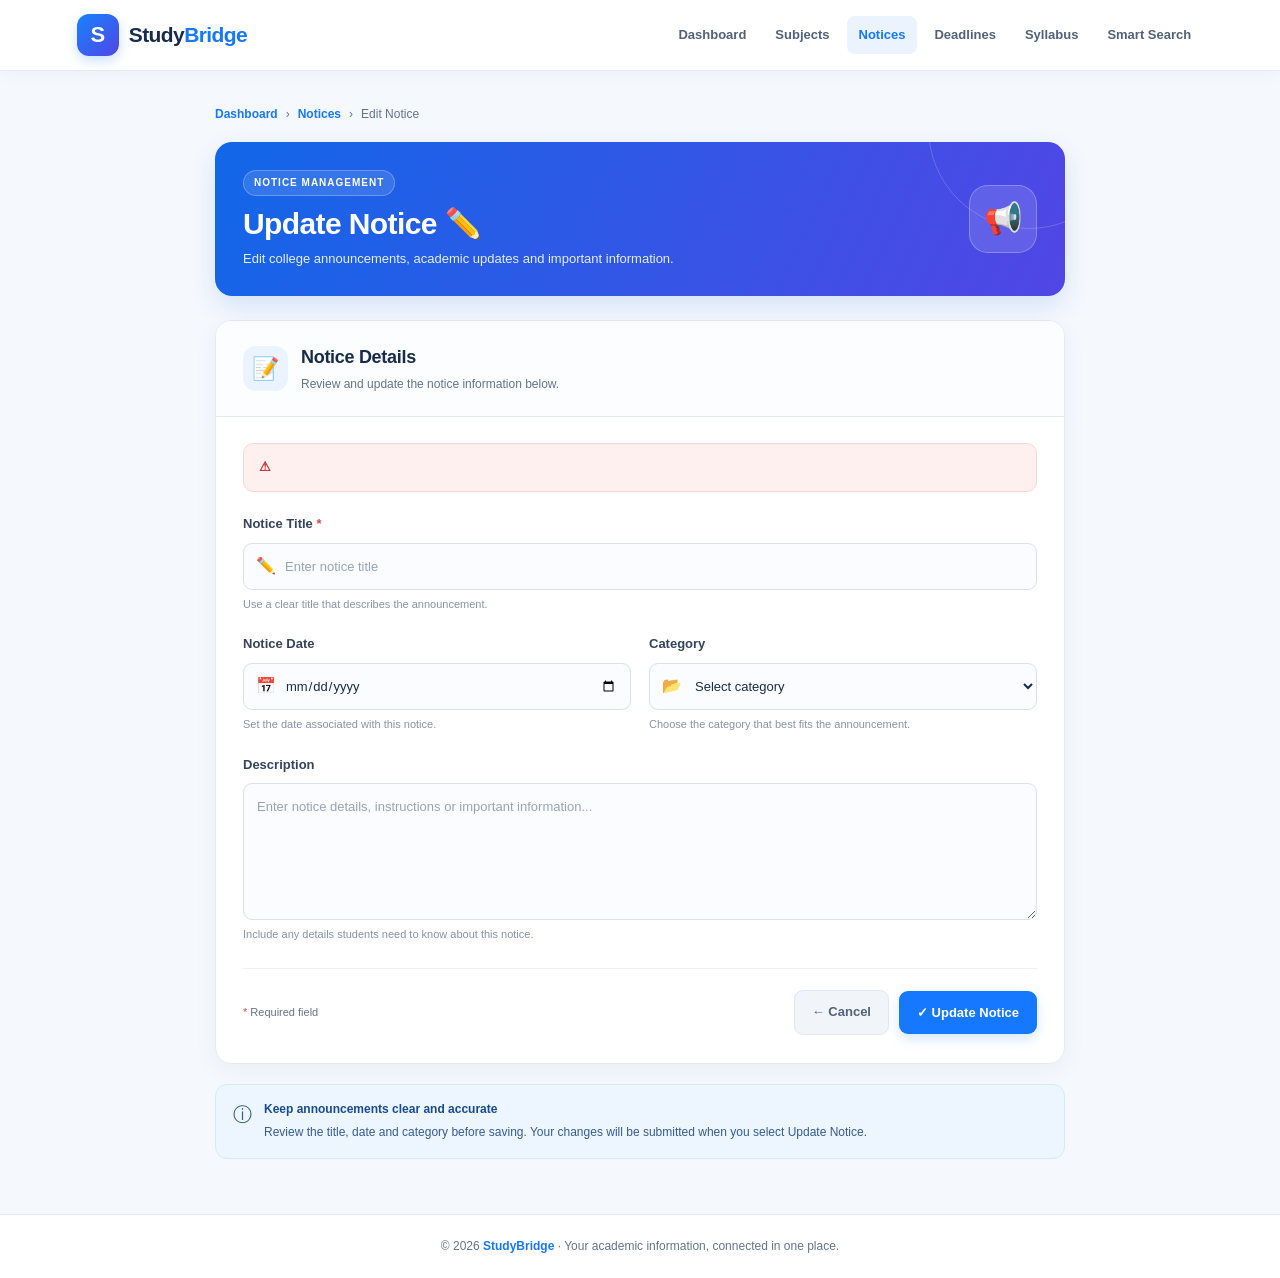
<file: src/main/resources/templates/add-notice.html>
<!DOCTYPE html>
<html lang="en" xmlns:th="http://www.thymeleaf.org">
<head>
    <meta charset="UTF-8">
    <meta name="viewport" content="width=device-width, initial-scale=1.0">
    <title>Edit Notice | StudyBridge</title>

    <style>
        :root {
            --primary: #1677ff;
            --primary-dark: #0758c9;
            --primary-light: #eaf3ff;
            --text: #172b4d;
            --muted: #64748b;
            --border: #e5eaf2;
            --background: #f5f8fd;
            --white: #ffffff;
            --danger: #c62828;
            --danger-bg: #fff0f0;
        }

        * {
            box-sizing: border-box;
        }

        html {
            scroll-behavior: smooth;
        }

        body {
            margin: 0;
            font-family: "Segoe UI", Arial, sans-serif;
            background: var(--background);
            color: var(--text);
            line-height: 1.6;
        }

        a {
            color: inherit;
            text-decoration: none;
        }

        /* Navigation */
        .navbar {
            position: sticky;
            top: 0;
            z-index: 100;
            display: flex;
            align-items: center;
            justify-content: space-between;
            flex-wrap: wrap;
            gap: 15px;
            padding: 14px 6%;
            background: rgba(255, 255, 255, 0.97);
            border-bottom: 1px solid var(--border);
            box-shadow: 0 3px 15px rgba(25, 55, 100, 0.04);
            backdrop-filter: blur(12px);
        }

        .brand {
            display: flex;
            align-items: center;
            gap: 10px;
            flex-shrink: 0;
        }

        .brand-icon {
            display: grid;
            place-items: center;
            width: 42px;
            height: 42px;
            border-radius: 12px;
            color: white;
            font-size: 22px;
            font-weight: 800;
            background: linear-gradient(135deg, #1683ff, #5146e5);
            box-shadow: 0 5px 12px rgba(22, 119, 255, 0.22);
        }

        .brand-name {
            font-size: 21px;
            font-weight: 800;
            letter-spacing: -0.6px;
            color: var(--text);
        }

        .brand-name span {
            color: var(--primary);
        }

        .nav-links {
            display: flex;
            align-items: center;
            gap: 5px;
            flex-wrap: wrap;
        }

        .nav-links a {
            padding: 9px 12px;
            border-radius: 8px;
            color: #52627a;
            font-size: 13px;
            font-weight: 650;
            white-space: nowrap;
            transition: background 0.2s ease, color 0.2s ease;
        }

        .nav-links a:hover,
        .nav-links a.active {
            background: var(--primary-light);
            color: var(--primary);
        }

        /* Main layout */
        .container {
            width: 92%;
            max-width: 850px;
            margin: 34px auto 55px;
            animation: fadeUp 0.5s ease both;
        }

        .breadcrumb {
            display: flex;
            align-items: center;
            flex-wrap: wrap;
            gap: 8px;
            margin-bottom: 18px;
            color: var(--muted);
            font-size: 12px;
        }

        .breadcrumb a {
            color: var(--primary);
            font-weight: 650;
        }

        .breadcrumb a:hover {
            text-decoration: underline;
        }

        /* Page banner */
        .page-banner {
            position: relative;
            overflow: hidden;
            display: flex;
            align-items: center;
            justify-content: space-between;
            gap: 20px;
            padding: 26px 28px;
            margin-bottom: 24px;
            border-radius: 17px;
            color: white;
            background: linear-gradient(115deg, #1267e8, #5146e5);
            box-shadow: 0 10px 25px rgba(36, 105, 220, 0.15);
        }

        .page-banner::after {
            content: "";
            position: absolute;
            width: 200px;
            height: 200px;
            right: -65px;
            top: -115px;
            border: 1px solid rgba(255, 255, 255, 0.18);
            border-radius: 50%;
            pointer-events: none;
        }

        .banner-content {
            position: relative;
            z-index: 1;
        }

        .eyebrow {
            display: inline-block;
            padding: 4px 10px;
            margin-bottom: 8px;
            border: 1px solid rgba(255, 255, 255, 0.25);
            border-radius: 20px;
            background: rgba(255, 255, 255, 0.12);
            font-size: 10px;
            font-weight: 750;
            letter-spacing: 1px;
            text-transform: uppercase;
        }

        .page-banner h1 {
            margin: 0 0 6px;
            font-size: clamp(24px, 3vw, 30px);
            line-height: 1.3;
            letter-spacing: -0.6px;
        }

        .page-banner p {
            margin: 0;
            max-width: 520px;
            color: #e4efff;
            font-size: 13px;
        }

        .banner-icon {
            position: relative;
            z-index: 1;
            display: grid;
            place-items: center;
            width: 68px;
            height: 68px;
            flex-shrink: 0;
            border: 1px solid rgba(255, 255, 255, 0.25);
            border-radius: 19px;
            background: rgba(255, 255, 255, 0.13);
            font-size: 31px;
            animation: float 3.5s ease-in-out infinite;
        }

        /* Form card */
        .form-card {
            overflow: hidden;
            border: 1px solid var(--border);
            border-radius: 16px;
            background: var(--white);
            box-shadow: 0 6px 25px rgba(32, 60, 100, 0.05);
        }

        .form-header {
            display: flex;
            align-items: center;
            gap: 13px;
            padding: 22px 27px;
            border-bottom: 1px solid var(--border);
            background: #fcfdff;
        }

        .form-header-icon {
            display: grid;
            place-items: center;
            width: 45px;
            height: 45px;
            flex-shrink: 0;
            border-radius: 13px;
            background: var(--primary-light);
            font-size: 22px;
        }

        .form-header h2 {
            margin: 0;
            font-size: 18px;
            letter-spacing: -0.3px;
        }

        .form-header p {
            margin: 3px 0 0;
            color: var(--muted);
            font-size: 12px;
        }

        .form-body {
            padding: 26px 27px 28px;
        }

        .error {
            display: flex;
            align-items: flex-start;
            gap: 10px;
            padding: 13px 15px;
            margin: 0 0 22px;
            border: 1px solid #ffd4d4;
            border-radius: 10px;
            color: var(--danger);
            background: var(--danger-bg);
            font-size: 13px;
            font-weight: 600;
            overflow-wrap: anywhere;
        }

        .form-grid {
            display: grid;
            grid-template-columns: repeat(2, minmax(0, 1fr));
            gap: 21px 18px;
        }

        .form-group {
            min-width: 0;
        }

        .form-group.full-width {
            grid-column: 1 / -1;
        }

        .form-group label {
            display: block;
            margin-bottom: 8px;
            color: #34445d;
            font-size: 13px;
            font-weight: 750;
        }

        .required {
            color: #dc4545;
        }

        .input-wrap {
            position: relative;
        }

        .field-icon {
            position: absolute;
            top: 50%;
            left: 13px;
            transform: translateY(-50%);
            color: #8796ab;
            font-size: 16px;
            pointer-events: none;
        }

        .form-group input,
        .form-group select,
        .form-group textarea {
            display: block;
            width: 100%;
            min-width: 0;
            padding: 12px 13px;
            border: 1px solid #d9e1ed;
            border-radius: 9px;
            outline: none;
            color: var(--text);
            background: #fbfcff;
            font-family: inherit;
            font-size: 13px;
            transition: border 0.2s ease, box-shadow 0.2s ease,
            background 0.2s ease;
        }

        .form-group input,
        .form-group select {
            height: 47px;
        }

        .form-group input.with-icon,
        .form-group select.with-icon {
            padding-left: 41px;
        }

        .form-group textarea {
            min-height: 130px;
            resize: vertical;
            line-height: 1.7;
        }

        .form-group input:focus,
        .form-group select:focus,
        .form-group textarea:focus {
            border-color: var(--primary);
            background: white;
            box-shadow: 0 0 0 4px rgba(22, 119, 255, 0.1);
        }

        .form-group input::placeholder,
        .form-group textarea::placeholder {
            color: #98a4b6;
        }

        .field-hint {
            margin: 6px 0 0;
            color: #8793a6;
            font-size: 11px;
            line-height: 1.6;
        }

        .form-divider {
            height: 1px;
            margin: 25px 0 21px;
            background: #edf0f5;
        }

        /* Actions */
        .form-actions {
            display: flex;
            align-items: center;
            justify-content: space-between;
            gap: 14px;
            flex-wrap: wrap;
        }

        .form-note {
            color: var(--muted);
            font-size: 11px;
        }

        .buttons {
            display: flex;
            align-items: center;
            gap: 10px;
        }

        .button {
            display: inline-flex;
            align-items: center;
            justify-content: center;
            gap: 7px;
            min-height: 43px;
            padding: 11px 17px;
            border: 1px solid transparent;
            border-radius: 9px;
            font-family: inherit;
            font-size: 13px;
            font-weight: 750;
            cursor: pointer;
            text-decoration: none;
            white-space: nowrap;
            transition: background 0.2s ease, transform 0.2s ease,
            box-shadow 0.2s ease;
        }

        .submit-button {
            color: white;
            background: var(--primary);
            box-shadow: 0 5px 12px rgba(22, 119, 255, 0.18);
        }

        .submit-button:hover {
            background: var(--primary-dark);
            transform: translateY(-2px);
            box-shadow: 0 8px 18px rgba(22, 119, 255, 0.24);
        }

        .cancel-button {
            color: #52627a;
            background: #f1f4f9;
            border-color: #e1e7f0;
        }

        .cancel-button:hover {
            background: #e6ebf3;
            transform: translateY(-1px);
        }

        /* Information card */
        .help-card {
            display: flex;
            align-items: flex-start;
            gap: 12px;
            padding: 15px 17px;
            margin-top: 20px;
            border: 1px solid #d7e7ff;
            border-radius: 12px;
            background: #edf5ff;
            color: #365c94;
        }

        .help-icon {
            font-size: 19px;
            flex-shrink: 0;
        }

        .help-card strong {
            display: block;
            margin-bottom: 3px;
            color: #174b91;
            font-size: 12px;
        }

        .help-card p {
            margin: 0;
            font-size: 12px;
            line-height: 1.7;
        }

        footer {
            padding: 22px 6%;
            border-top: 1px solid var(--border);
            background: white;
            color: var(--muted);
            text-align: center;
            font-size: 12px;
        }

        footer strong {
            color: var(--primary);
        }

        @keyframes fadeUp {
            from {
                opacity: 0;
                transform: translateY(14px);
            }
            to {
                opacity: 1;
                transform: translateY(0);
            }
        }

        @keyframes float {
            0%, 100% {
                transform: translateY(0);
            }
            50% {
                transform: translateY(-5px);
            }
        }

        @media (max-width: 1000px) {
            .navbar {
                align-items: flex-start;
                flex-direction: column;
                gap: 12px;
            }

            .nav-links {
                width: 100%;
            }
        }

        @media (max-width: 600px) {
            .navbar {
                padding: 13px 5%;
            }

            .nav-links {
                gap: 4px;
            }

            .nav-links a {
                padding: 8px 9px;
                font-size: 12px;
            }

            .container {
                width: 92%;
                margin-top: 23px;
            }

            .page-banner {
                padding: 23px 20px;
                border-radius: 15px;
            }

            .page-banner h1 {
                font-size: 24px;
            }

            .page-banner p {
                font-size: 12px;
            }

            .banner-icon {
                width: 54px;
                height: 54px;
                border-radius: 15px;
                font-size: 25px;
            }

            .form-header {
                padding: 18px;
            }

            .form-body {
                padding: 21px 18px;
            }

            .form-grid {
                grid-template-columns: 1fr;
                gap: 18px;
            }

            .form-group.full-width {
                grid-column: auto;
            }

            .form-actions {
                align-items: stretch;
                flex-direction: column;
            }

            .buttons {
                display: grid;
                grid-template-columns: 1fr 1fr;
            }

            .button {
                padding: 11px 12px;
            }

            .form-note {
                order: 2;
            }
        }

        @media (prefers-reduced-motion: reduce) {
            *,
            *::before,
            *::after {
                scroll-behavior: auto !important;
                animation-duration: 0.01ms !important;
                animation-iteration-count: 1 !important;
                transition-duration: 0.01ms !important;
            }
        }
    </style>
</head>

<body>

<nav class="navbar">
    <a class="brand" th:href="@{/dashboard}">
        <span class="brand-icon">S</span>
        <span class="brand-name">Study<span>Bridge</span></span>
    </a>

    <div class="nav-links">
        <a th:href="@{/dashboard}">Dashboard</a>
        <a th:href="@{/subjects}">Subjects</a>
        <a class="active" th:href="@{/notices}">Notices</a>
        <a th:href="@{/deadlines}">Deadlines</a>
        <a th:href="@{/syllabus}">Syllabus</a>
        <a th:href="@{/search}">Smart Search</a>
    </div>
</nav>

<main class="container">

    <div class="breadcrumb">
        <a th:href="@{/dashboard}">Dashboard</a>
        <span>›</span>
        <a th:href="@{/notices}">Notices</a>
        <span>›</span>
        <span>Edit Notice</span>
    </div>

    <section class="page-banner">
        <div class="banner-content">
            <span class="eyebrow">Notice management</span>
            <h1>Update Notice ✏️</h1>
            <p>Edit college announcements, academic updates and important information.</p>
        </div>
        <div class="banner-icon" aria-hidden="true">📢</div>
    </section>

    <section class="form-card">

        <div class="form-header">
            <div class="form-header-icon">📝</div>
            <div>
                <h2>Notice Details</h2>
                <p>Review and update the notice information below.</p>
            </div>
        </div>

        <div class="form-body">

            <p class="error"
               th:if="${error}"
               role="alert">
                <span>⚠</span>
                <span th:text="${error}"></span>
            </p>

            <form th:action="@{/notices/update/{id}(id=${notice.id})}"
                  th:object="${notice}"
                  method="post">

                <div class="form-grid">

                    <div class="form-group full-width">
                        <label for="title">
                            Notice Title <span class="required">*</span>
                        </label>
                        <div class="input-wrap">
                            <span class="field-icon" aria-hidden="true">✏️</span>
                            <input class="with-icon"
                                   type="text"
                                   id="title"
                                   th:field="*{title}"
                                   maxlength="200"
                                   placeholder="Enter notice title"
                                   autocomplete="off"
                                   required>
                        </div>
                        <p class="field-hint">Use a clear title that describes the announcement.</p>
                    </div>

                    <div class="form-group">
                        <label for="noticeDate">Notice Date</label>
                        <div class="input-wrap">
                            <span class="field-icon" aria-hidden="true">📅</span>
                            <input class="with-icon"
                                   type="date"
                                   id="noticeDate"
                                   th:field="*{noticeDate}">
                        </div>
                        <p class="field-hint">Set the date associated with this notice.</p>
                    </div>

                    <div class="form-group">
                        <label for="category">Category</label>
                        <div class="input-wrap">
                            <span class="field-icon" aria-hidden="true">📂</span>
                            <select class="with-icon"
                                    id="category"
                                    th:field="*{category}">
                                <option value="">Select category</option>
                                <option value="General">General</option>
                                <option value="Exam">Exam</option>
                                <option value="Holiday">Holiday</option>
                                <option value="Event">Event</option>
                                <option value="Academic">Academic</option>
                                <option value="Placement">Placement</option>
                                <option value="Other">Other</option>
                            </select>
                        </div>
                        <p class="field-hint">Choose the category that best fits the announcement.</p>
                    </div>

                    <div class="form-group full-width">
                        <label for="description">Description</label>
                        <textarea id="description"
                                  th:field="*{description}"
                                  rows="5"
                                  placeholder="Enter notice details, instructions or important information..."></textarea>
                        <p class="field-hint">Include any details students need to know about this notice.</p>
                    </div>

                </div>

                <div class="form-divider"></div>

                <div class="form-actions">
                    <span class="form-note">
                        <span class="required">*</span> Required field
                    </span>

                    <div class="buttons">
                        <a class="button cancel-button" th:href="@{/notices}">
                            ← Cancel
                        </a>

                        <button class="button submit-button" type="submit">
                            ✓ Update Notice
                        </button>
                    </div>
                </div>

            </form>
        </div>
    </section>

    <aside class="help-card">
        <span class="help-icon">ⓘ</span>
        <div>
            <strong>Keep announcements clear and accurate</strong>
            <p>Review the title, date and category before saving. Your changes will be submitted when you select Update Notice.</p>
        </div>
    </aside>

</main>

<footer>
    © <span id="currentYear"></span> <strong>StudyBridge</strong>
    · Your academic information, connected in one place.
</footer>

<script>
    document.getElementById("currentYear").textContent =
        new Date().getFullYear();
</script>

</body>
</html>
</file>
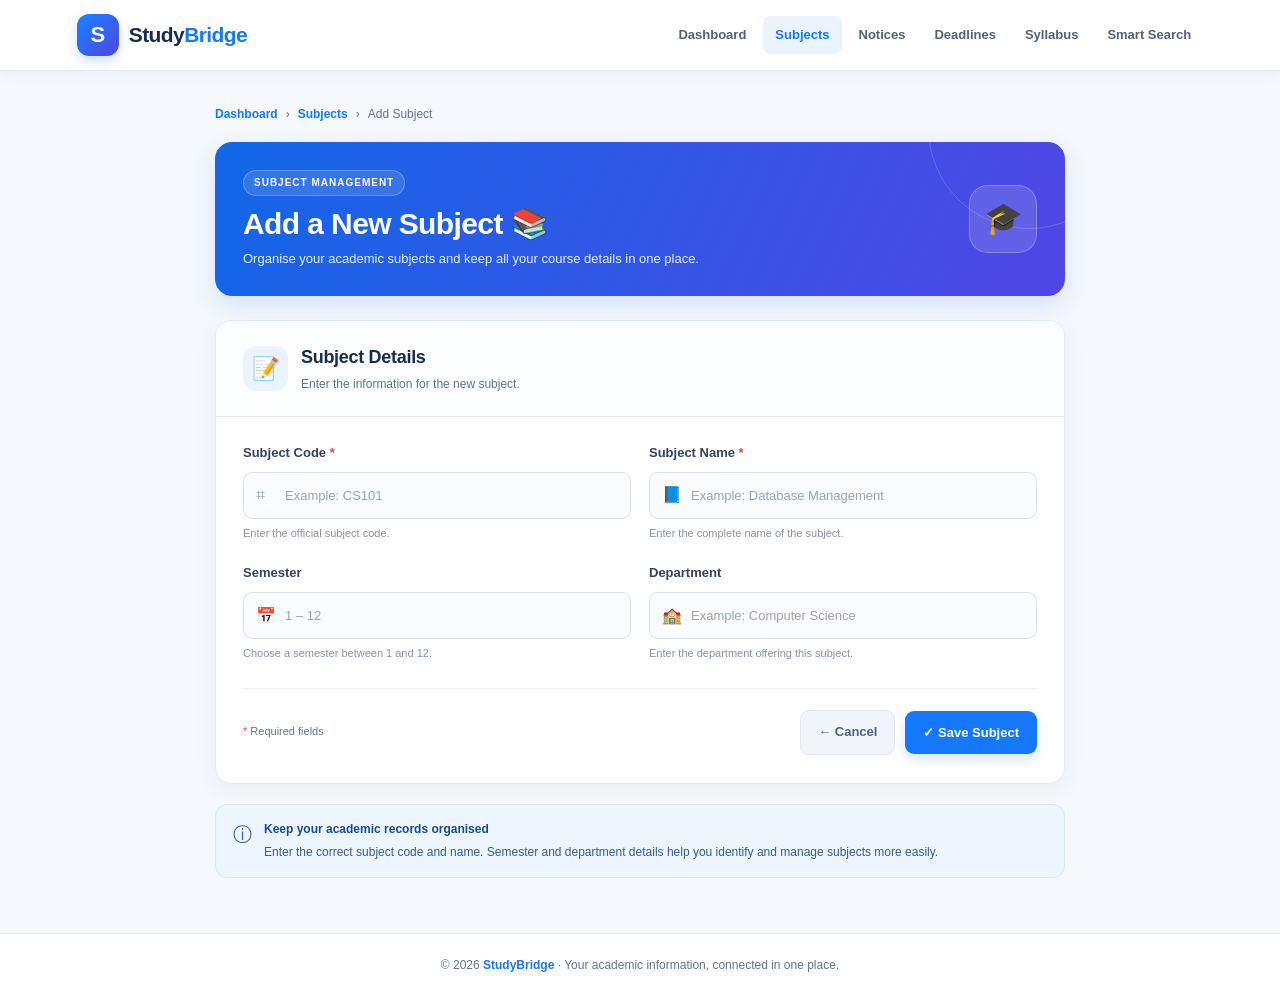
<file: src/main/resources/templates/add-subject.html>
<!DOCTYPE html>
<html lang="en" xmlns:th="http://www.thymeleaf.org">
<head>
    <meta charset="UTF-8">
    <meta name="viewport" content="width=device-width, initial-scale=1.0">
    <title>Add Subject | StudyBridge</title>

    <style>
        :root {
            --primary: #1677ff;
            --primary-dark: #0758c9;
            --primary-light: #eaf3ff;
            --text: #172b4d;
            --muted: #64748b;
            --border: #e5eaf2;
            --background: #f5f8fd;
            --white: #ffffff;
        }

        * {
            box-sizing: border-box;
        }

        html {
            scroll-behavior: smooth;
        }

        body {
            margin: 0;
            font-family: "Segoe UI", Arial, sans-serif;
            background: var(--background);
            color: var(--text);
            line-height: 1.6;
        }

        a {
            color: inherit;
            text-decoration: none;
        }

        /* Navigation */
        .navbar {
            position: sticky;
            top: 0;
            z-index: 100;
            display: flex;
            align-items: center;
            justify-content: space-between;
            flex-wrap: wrap;
            gap: 15px;
            padding: 14px 6%;
            background: rgba(255, 255, 255, 0.97);
            border-bottom: 1px solid var(--border);
            box-shadow: 0 3px 15px rgba(25, 55, 100, 0.04);
            backdrop-filter: blur(12px);
        }

        .brand {
            display: flex;
            align-items: center;
            gap: 10px;
            flex-shrink: 0;
        }

        .brand-icon {
            display: grid;
            place-items: center;
            width: 42px;
            height: 42px;
            border-radius: 12px;
            color: white;
            font-size: 22px;
            font-weight: 800;
            background: linear-gradient(135deg, #1683ff, #5146e5);
            box-shadow: 0 5px 12px rgba(22, 119, 255, 0.22);
        }

        .brand-name {
            font-size: 21px;
            font-weight: 800;
            letter-spacing: -0.6px;
            color: var(--text);
        }

        .brand-name span {
            color: var(--primary);
        }

        .nav-links {
            display: flex;
            align-items: center;
            gap: 5px;
            flex-wrap: wrap;
        }

        .nav-links a {
            padding: 9px 12px;
            border-radius: 8px;
            color: #52627a;
            font-size: 13px;
            font-weight: 650;
            white-space: nowrap;
            transition: background 0.2s ease, color 0.2s ease;
        }

        .nav-links a:hover,
        .nav-links a.active {
            background: var(--primary-light);
            color: var(--primary);
        }

        /* Main layout */
        .container {
            width: 92%;
            max-width: 850px;
            margin: 34px auto 55px;
            animation: fadeUp 0.5s ease both;
        }

        .breadcrumb {
            display: flex;
            align-items: center;
            flex-wrap: wrap;
            gap: 8px;
            margin-bottom: 18px;
            color: var(--muted);
            font-size: 12px;
        }

        .breadcrumb a {
            color: var(--primary);
            font-weight: 650;
        }

        .breadcrumb a:hover {
            text-decoration: underline;
        }

        /* Banner */
        .page-banner {
            position: relative;
            overflow: hidden;
            display: flex;
            align-items: center;
            justify-content: space-between;
            gap: 20px;
            padding: 26px 28px;
            margin-bottom: 24px;
            border-radius: 17px;
            color: white;
            background: linear-gradient(115deg, #1267e8, #5146e5);
            box-shadow: 0 10px 25px rgba(36, 105, 220, 0.15);
        }

        .page-banner::after {
            content: "";
            position: absolute;
            width: 200px;
            height: 200px;
            right: -65px;
            top: -115px;
            border: 1px solid rgba(255, 255, 255, 0.18);
            border-radius: 50%;
            pointer-events: none;
        }

        .banner-content {
            position: relative;
            z-index: 1;
        }

        .eyebrow {
            display: inline-block;
            padding: 4px 10px;
            margin-bottom: 8px;
            border: 1px solid rgba(255, 255, 255, 0.25);
            border-radius: 20px;
            background: rgba(255, 255, 255, 0.12);
            font-size: 10px;
            font-weight: 750;
            letter-spacing: 1px;
            text-transform: uppercase;
        }

        .page-banner h1 {
            margin: 0 0 6px;
            font-size: clamp(24px, 3vw, 30px);
            line-height: 1.3;
            letter-spacing: -0.6px;
        }

        .page-banner p {
            margin: 0;
            max-width: 520px;
            color: #e4efff;
            font-size: 13px;
        }

        .banner-icon {
            position: relative;
            z-index: 1;
            display: grid;
            place-items: center;
            width: 68px;
            height: 68px;
            flex-shrink: 0;
            border: 1px solid rgba(255, 255, 255, 0.25);
            border-radius: 19px;
            background: rgba(255, 255, 255, 0.13);
            font-size: 31px;
            animation: float 3.5s ease-in-out infinite;
        }

        /* Form */
        .form-card {
            overflow: hidden;
            border: 1px solid var(--border);
            border-radius: 16px;
            background: var(--white);
            box-shadow: 0 6px 25px rgba(32, 60, 100, 0.05);
        }

        .form-header {
            display: flex;
            align-items: center;
            gap: 13px;
            padding: 22px 27px;
            border-bottom: 1px solid var(--border);
            background: #fcfdff;
        }

        .form-header-icon {
            display: grid;
            place-items: center;
            width: 45px;
            height: 45px;
            flex-shrink: 0;
            border-radius: 13px;
            background: var(--primary-light);
            font-size: 22px;
        }

        .form-header h2 {
            margin: 0;
            font-size: 18px;
            letter-spacing: -0.3px;
        }

        .form-header p {
            margin: 3px 0 0;
            color: var(--muted);
            font-size: 12px;
        }

        .form-body {
            padding: 26px 27px 28px;
        }

        .form-grid {
            display: grid;
            grid-template-columns: repeat(2, minmax(0, 1fr));
            gap: 21px 18px;
        }

        .form-group {
            min-width: 0;
        }

        .form-group label {
            display: block;
            margin-bottom: 8px;
            color: #34445d;
            font-size: 13px;
            font-weight: 750;
        }

        .required {
            color: #dc4545;
        }

        .input-wrap {
            position: relative;
        }

        .field-icon {
            position: absolute;
            top: 50%;
            left: 13px;
            transform: translateY(-50%);
            color: #8796ab;
            font-size: 16px;
            pointer-events: none;
        }

        .form-group input {
            display: block;
            width: 100%;
            min-width: 0;
            height: 47px;
            padding: 12px 13px;
            border: 1px solid #d9e1ed;
            border-radius: 9px;
            outline: none;
            color: var(--text);
            background: #fbfcff;
            font-family: inherit;
            font-size: 13px;
            transition: border 0.2s ease, box-shadow 0.2s ease,
            background 0.2s ease;
        }

        .form-group input.with-icon {
            padding-left: 41px;
        }

        .form-group input:focus {
            border-color: var(--primary);
            background: white;
            box-shadow: 0 0 0 4px rgba(22, 119, 255, 0.1);
        }

        .form-group input::placeholder {
            color: #98a4b6;
        }

        .field-hint {
            margin: 6px 0 0;
            color: #8793a6;
            font-size: 11px;
            line-height: 1.6;
        }

        .form-divider {
            height: 1px;
            margin: 25px 0 21px;
            background: #edf0f5;
        }

        /* Buttons */
        .form-actions {
            display: flex;
            align-items: center;
            justify-content: space-between;
            gap: 14px;
            flex-wrap: wrap;
        }

        .form-note {
            color: var(--muted);
            font-size: 11px;
        }

        .buttons {
            display: flex;
            align-items: center;
            gap: 10px;
        }

        .button {
            display: inline-flex;
            align-items: center;
            justify-content: center;
            gap: 7px;
            min-height: 43px;
            padding: 11px 17px;
            border: 1px solid transparent;
            border-radius: 9px;
            font-family: inherit;
            font-size: 13px;
            font-weight: 750;
            cursor: pointer;
            text-decoration: none;
            white-space: nowrap;
            transition: background 0.2s ease, transform 0.2s ease,
            box-shadow 0.2s ease;
        }

        .submit-button {
            color: white;
            background: var(--primary);
            box-shadow: 0 5px 12px rgba(22, 119, 255, 0.18);
        }

        .submit-button:hover {
            background: var(--primary-dark);
            transform: translateY(-2px);
            box-shadow: 0 8px 18px rgba(22, 119, 255, 0.24);
        }

        .cancel-button {
            color: #52627a;
            background: #f1f4f9;
            border-color: #e1e7f0;
        }

        .cancel-button:hover {
            background: #e6ebf3;
            transform: translateY(-1px);
        }

        /* Help card */
        .help-card {
            display: flex;
            align-items: flex-start;
            gap: 12px;
            padding: 15px 17px;
            margin-top: 20px;
            border: 1px solid #d7e7ff;
            border-radius: 12px;
            background: #edf5ff;
            color: #365c94;
        }

        .help-icon {
            font-size: 19px;
            flex-shrink: 0;
        }

        .help-card strong {
            display: block;
            margin-bottom: 3px;
            color: #174b91;
            font-size: 12px;
        }

        .help-card p {
            margin: 0;
            font-size: 12px;
            line-height: 1.7;
        }

        footer {
            padding: 22px 6%;
            border-top: 1px solid var(--border);
            background: white;
            color: var(--muted);
            text-align: center;
            font-size: 12px;
        }

        footer strong {
            color: var(--primary);
        }

        @keyframes fadeUp {
            from {
                opacity: 0;
                transform: translateY(14px);
            }
            to {
                opacity: 1;
                transform: translateY(0);
            }
        }

        @keyframes float {
            0%, 100% {
                transform: translateY(0);
            }
            50% {
                transform: translateY(-5px);
            }
        }

        @media (max-width: 1000px) {
            .navbar {
                align-items: flex-start;
                flex-direction: column;
                gap: 12px;
            }

            .nav-links {
                width: 100%;
            }
        }

        @media (max-width: 600px) {
            .navbar {
                padding: 13px 5%;
            }

            .nav-links {
                gap: 4px;
            }

            .nav-links a {
                padding: 8px 9px;
                font-size: 12px;
            }

            .container {
                width: 92%;
                margin-top: 23px;
            }

            .page-banner {
                padding: 23px 20px;
                border-radius: 15px;
            }

            .page-banner h1 {
                font-size: 24px;
            }

            .page-banner p {
                font-size: 12px;
            }

            .banner-icon {
                width: 54px;
                height: 54px;
                border-radius: 15px;
                font-size: 25px;
            }

            .form-header {
                padding: 18px;
            }

            .form-body {
                padding: 21px 18px;
            }

            .form-grid {
                grid-template-columns: 1fr;
                gap: 18px;
            }

            .form-actions {
                align-items: stretch;
                flex-direction: column;
            }

            .buttons {
                display: grid;
                grid-template-columns: 1fr 1fr;
            }

            .button {
                padding: 11px 12px;
            }

            .form-note {
                order: 2;
            }
        }

        @media (prefers-reduced-motion: reduce) {
            *,
            *::before,
            *::after {
                scroll-behavior: auto !important;
                animation-duration: 0.01ms !important;
                animation-iteration-count: 1 !important;
                transition-duration: 0.01ms !important;
            }
        }
    </style>
</head>

<body>

<nav class="navbar">
    <a class="brand" th:href="@{/dashboard}">
        <span class="brand-icon">S</span>
        <span class="brand-name">Study<span>Bridge</span></span>
    </a>

    <div class="nav-links">
        <a th:href="@{/dashboard}">Dashboard</a>
        <a class="active" th:href="@{/subjects}">Subjects</a>
        <a th:href="@{/notices}">Notices</a>
        <a th:href="@{/deadlines}">Deadlines</a>
        <a th:href="@{/syllabus}">Syllabus</a>
        <a th:href="@{/search}">Smart Search</a>
    </div>
</nav>

<main class="container">

    <div class="breadcrumb">
        <a th:href="@{/dashboard}">Dashboard</a>
        <span>›</span>
        <a th:href="@{/subjects}">Subjects</a>
        <span>›</span>
        <span>Add Subject</span>
    </div>

    <section class="page-banner">
        <div class="banner-content">
            <span class="eyebrow">Subject management</span>
            <h1>Add a New Subject 📚</h1>
            <p>Organise your academic subjects and keep all your course details in one place.</p>
        </div>
        <div class="banner-icon" aria-hidden="true">🎓</div>
    </section>

    <section class="form-card">

        <div class="form-header">
            <div class="form-header-icon">📝</div>
            <div>
                <h2>Subject Details</h2>
                <p>Enter the information for the new subject.</p>
            </div>
        </div>

        <div class="form-body">

            <form th:action="@{/subjects/save}"
                  th:object="${subject}"
                  method="post">

                <div class="form-grid">

                    <div class="form-group">
                        <label for="subjectCode">
                            Subject Code <span class="required">*</span>
                        </label>
                        <div class="input-wrap">
                            <span class="field-icon" aria-hidden="true">⌗</span>
                            <input class="with-icon"
                                   type="text"
                                   id="subjectCode"
                                   th:field="*{subjectCode}"
                                   maxlength="30"
                                   placeholder="Example: CS101"
                                   autocomplete="off"
                                   required>
                        </div>
                        <p class="field-hint">Enter the official subject code.</p>
                    </div>

                    <div class="form-group">
                        <label for="subjectName">
                            Subject Name <span class="required">*</span>
                        </label>
                        <div class="input-wrap">
                            <span class="field-icon" aria-hidden="true">📘</span>
                            <input class="with-icon"
                                   type="text"
                                   id="subjectName"
                                   th:field="*{subjectName}"
                                   maxlength="150"
                                   placeholder="Example: Database Management"
                                   autocomplete="off"
                                   required>
                        </div>
                        <p class="field-hint">Enter the complete name of the subject.</p>
                    </div>

                    <div class="form-group">
                        <label for="semester">Semester</label>
                        <div class="input-wrap">
                            <span class="field-icon" aria-hidden="true">📅</span>
                            <input class="with-icon"
                                   type="number"
                                   id="semester"
                                   th:field="*{semester}"
                                   min="1"
                                   max="12"
                                   placeholder="1 – 12">
                        </div>
                        <p class="field-hint">Choose a semester between 1 and 12.</p>
                    </div>

                    <div class="form-group">
                        <label for="department">Department</label>
                        <div class="input-wrap">
                            <span class="field-icon" aria-hidden="true">🏫</span>
                            <input class="with-icon"
                                   type="text"
                                   id="department"
                                   th:field="*{department}"
                                   maxlength="100"
                                   placeholder="Example: Computer Science">
                        </div>
                        <p class="field-hint">Enter the department offering this subject.</p>
                    </div>

                </div>

                <div class="form-divider"></div>

                <div class="form-actions">
                    <span class="form-note">
                        <span class="required">*</span> Required fields
                    </span>

                    <div class="buttons">
                        <a class="button cancel-button" th:href="@{/subjects}">
                            ← Cancel
                        </a>

                        <button class="button submit-button" type="submit">
                            ✓ Save Subject
                        </button>
                    </div>
                </div>

            </form>
        </div>
    </section>

    <aside class="help-card">
        <span class="help-icon">ⓘ</span>
        <div>
            <strong>Keep your academic records organised</strong>
            <p>Enter the correct subject code and name. Semester and department details help you identify and manage subjects more easily.</p>
        </div>
    </aside>

</main>

<footer>
    © <span id="currentYear"></span> <strong>StudyBridge</strong>
    · Your academic information, connected in one place.
</footer>

<script>
    document.getElementById("currentYear").textContent =
        new Date().getFullYear();
</script>

</body>
</html>
</file>
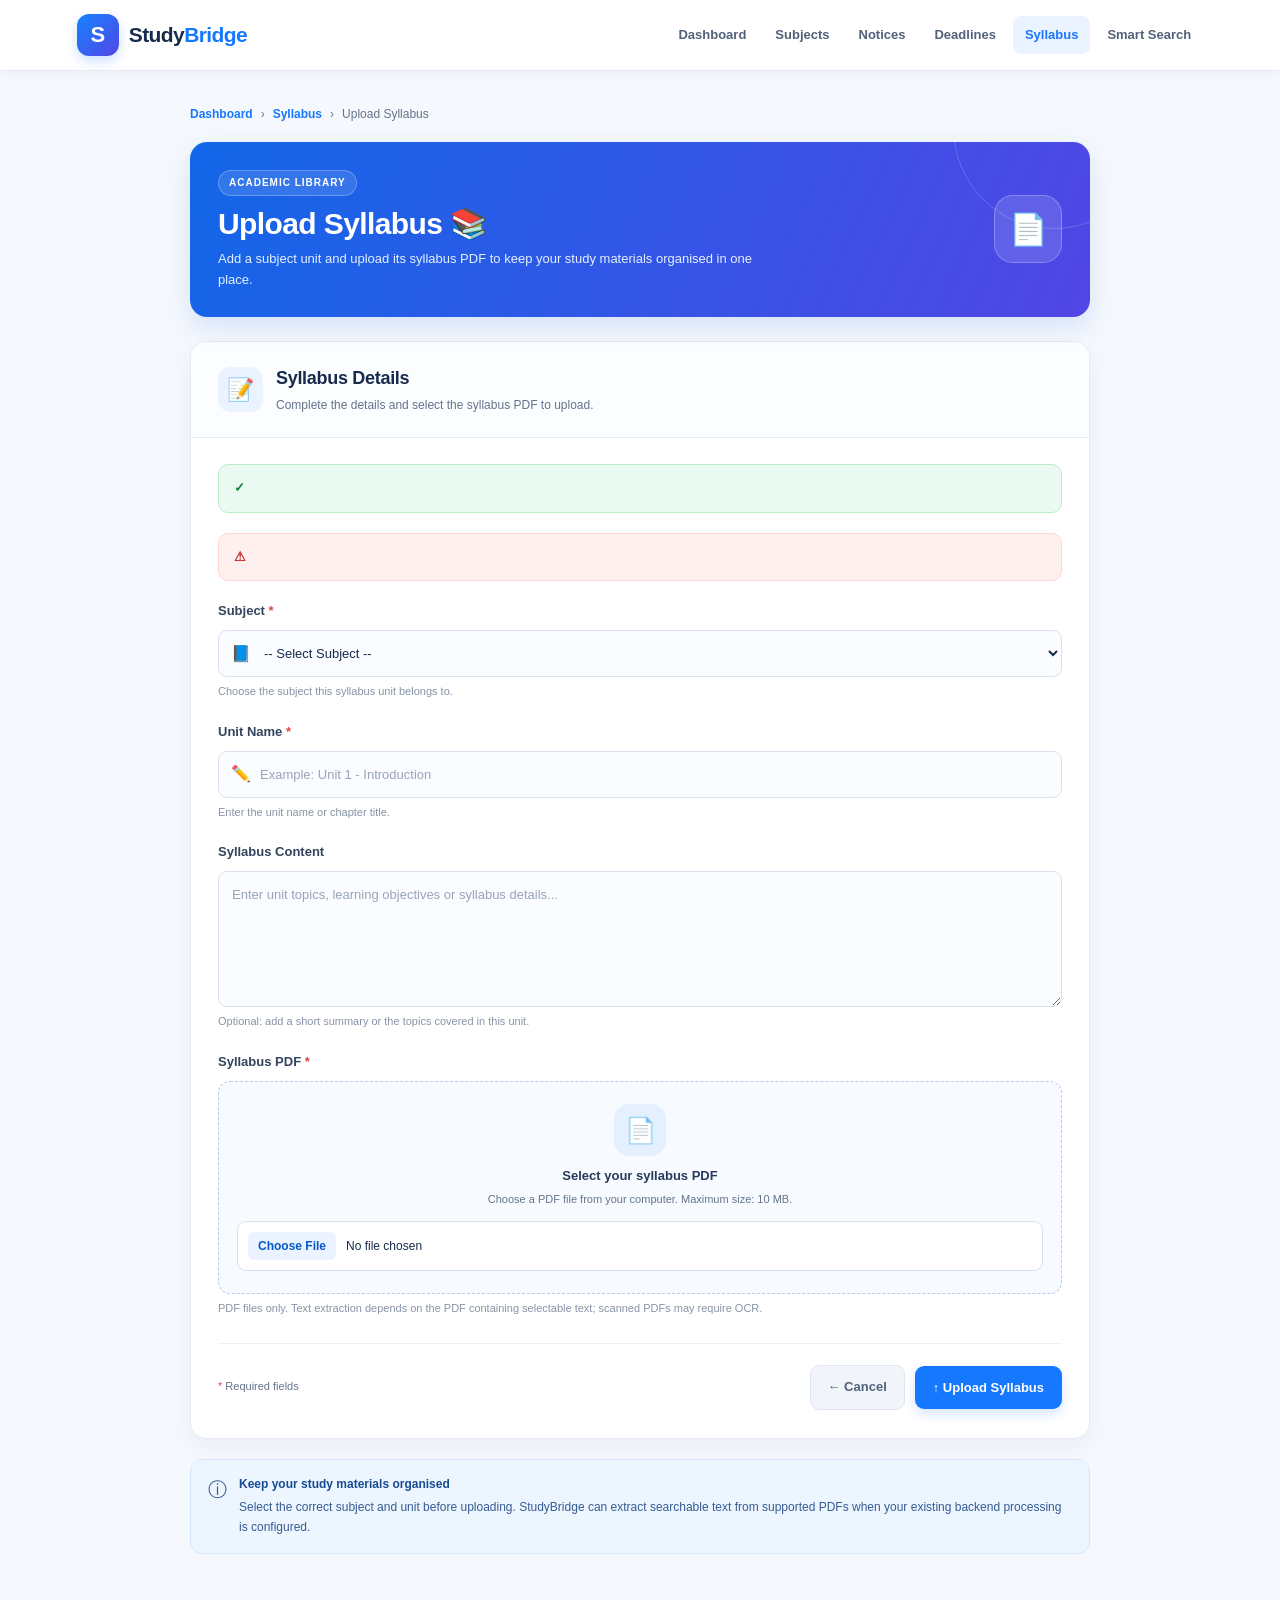
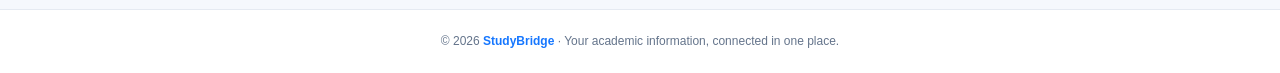
<file: src/main/resources/templates/add-syllabus.html>
<!DOCTYPE html>
<html lang="en" xmlns:th="http://www.thymeleaf.org">
<head>
    <meta charset="UTF-8">
    <meta name="viewport" content="width=device-width, initial-scale=1.0">
    <title>Upload Syllabus | StudyBridge</title>

    <style>
        :root {
            --primary: #1677ff;
            --primary-dark: #0758c9;
            --primary-light: #eaf3ff;
            --text: #172b4d;
            --muted: #64748b;
            --border: #e5eaf2;
            --background: #f5f8fd;
            --white: #ffffff;
            --danger: #c62828;
            --danger-bg: #fff0f0;
            --success: #15803d;
            --success-bg: #eafaf0;
        }

        * {
            box-sizing: border-box;
        }

        html {
            scroll-behavior: smooth;
        }

        body {
            margin: 0;
            font-family: "Segoe UI", Arial, sans-serif;
            background: var(--background);
            color: var(--text);
            line-height: 1.6;
        }

        a {
            color: inherit;
            text-decoration: none;
        }

        /* Navigation */
        .navbar {
            position: sticky;
            top: 0;
            z-index: 100;
            display: flex;
            align-items: center;
            justify-content: space-between;
            flex-wrap: wrap;
            gap: 15px;
            padding: 14px 6%;
            background: rgba(255, 255, 255, 0.97);
            border-bottom: 1px solid var(--border);
            box-shadow: 0 3px 15px rgba(25, 55, 100, 0.04);
            backdrop-filter: blur(12px);
        }

        .brand {
            display: flex;
            align-items: center;
            gap: 10px;
            flex-shrink: 0;
        }

        .brand-icon {
            display: grid;
            place-items: center;
            width: 42px;
            height: 42px;
            border-radius: 12px;
            color: white;
            font-size: 22px;
            font-weight: 800;
            background: linear-gradient(135deg, #1683ff, #5146e5);
            box-shadow: 0 5px 12px rgba(22, 119, 255, 0.22);
        }

        .brand-name {
            font-size: 21px;
            font-weight: 800;
            letter-spacing: -0.6px;
            color: var(--text);
        }

        .brand-name span {
            color: var(--primary);
        }

        .nav-links {
            display: flex;
            align-items: center;
            gap: 5px;
            flex-wrap: wrap;
        }

        .nav-links a {
            padding: 9px 12px;
            border-radius: 8px;
            color: #52627a;
            font-size: 13px;
            font-weight: 650;
            white-space: nowrap;
            transition: background 0.2s ease, color 0.2s ease;
        }

        .nav-links a:hover,
        .nav-links a.active {
            background: var(--primary-light);
            color: var(--primary);
        }

        /* Main layout */
        .container {
            width: 92%;
            max-width: 900px;
            margin: 34px auto 55px;
            animation: fadeUp 0.5s ease both;
        }

        .breadcrumb {
            display: flex;
            align-items: center;
            flex-wrap: wrap;
            gap: 8px;
            margin-bottom: 18px;
            color: var(--muted);
            font-size: 12px;
        }

        .breadcrumb a {
            color: var(--primary);
            font-weight: 650;
        }

        .breadcrumb a:hover {
            text-decoration: underline;
        }

        /* Banner */
        .page-banner {
            position: relative;
            overflow: hidden;
            display: flex;
            align-items: center;
            justify-content: space-between;
            gap: 20px;
            padding: 26px 28px;
            margin-bottom: 24px;
            border-radius: 17px;
            color: white;
            background: linear-gradient(115deg, #1267e8, #5146e5);
            box-shadow: 0 10px 25px rgba(36, 105, 220, 0.15);
        }

        .page-banner::after {
            content: "";
            position: absolute;
            width: 200px;
            height: 200px;
            right: -65px;
            top: -115px;
            border: 1px solid rgba(255, 255, 255, 0.18);
            border-radius: 50%;
            pointer-events: none;
        }

        .banner-content {
            position: relative;
            z-index: 1;
        }

        .eyebrow {
            display: inline-block;
            padding: 4px 10px;
            margin-bottom: 8px;
            border: 1px solid rgba(255, 255, 255, 0.25);
            border-radius: 20px;
            background: rgba(255, 255, 255, 0.12);
            font-size: 10px;
            font-weight: 750;
            letter-spacing: 1px;
            text-transform: uppercase;
        }

        .page-banner h1 {
            margin: 0 0 6px;
            font-size: clamp(24px, 3vw, 30px);
            line-height: 1.3;
            letter-spacing: -0.6px;
        }

        .page-banner p {
            margin: 0;
            max-width: 540px;
            color: #e4efff;
            font-size: 13px;
        }

        .banner-icon {
            position: relative;
            z-index: 1;
            display: grid;
            place-items: center;
            width: 68px;
            height: 68px;
            flex-shrink: 0;
            border: 1px solid rgba(255, 255, 255, 0.25);
            border-radius: 19px;
            background: rgba(255, 255, 255, 0.13);
            font-size: 31px;
            animation: float 3.5s ease-in-out infinite;
        }

        /* Form card */
        .form-card {
            overflow: hidden;
            border: 1px solid var(--border);
            border-radius: 16px;
            background: var(--white);
            box-shadow: 0 6px 25px rgba(32, 60, 100, 0.05);
        }

        .form-header {
            display: flex;
            align-items: center;
            gap: 13px;
            padding: 22px 27px;
            border-bottom: 1px solid var(--border);
            background: #fcfdff;
        }

        .form-header-icon {
            display: grid;
            place-items: center;
            width: 45px;
            height: 45px;
            flex-shrink: 0;
            border-radius: 13px;
            background: var(--primary-light);
            font-size: 22px;
        }

        .form-header h2 {
            margin: 0;
            font-size: 18px;
            letter-spacing: -0.3px;
        }

        .form-header p {
            margin: 3px 0 0;
            color: var(--muted);
            font-size: 12px;
        }

        .form-body {
            padding: 26px 27px 28px;
        }

        .alert {
            display: flex;
            align-items: flex-start;
            gap: 10px;
            padding: 13px 15px;
            margin: 0 0 20px;
            border-radius: 10px;
            font-size: 13px;
            font-weight: 600;
            overflow-wrap: anywhere;
        }

        .error {
            border: 1px solid #ffd4d4;
            color: var(--danger);
            background: var(--danger-bg);
        }

        .message {
            border: 1px solid #b9edca;
            color: var(--success);
            background: var(--success-bg);
        }

        .form-grid {
            display: grid;
            grid-template-columns: repeat(2, minmax(0, 1fr));
            gap: 21px 18px;
        }

        .form-group {
            min-width: 0;
        }

        .form-group.full-width {
            grid-column: 1 / -1;
        }

        .form-group label {
            display: block;
            margin-bottom: 8px;
            color: #34445d;
            font-size: 13px;
            font-weight: 750;
        }

        .required {
            color: #dc4545;
        }

        .input-wrap {
            position: relative;
        }

        .field-icon {
            position: absolute;
            top: 50%;
            left: 13px;
            transform: translateY(-50%);
            color: #8796ab;
            font-size: 16px;
            pointer-events: none;
        }

        .form-group input,
        .form-group select,
        .form-group textarea {
            display: block;
            width: 100%;
            min-width: 0;
            padding: 12px 13px;
            border: 1px solid #d9e1ed;
            border-radius: 9px;
            outline: none;
            color: var(--text);
            background: #fbfcff;
            font-family: inherit;
            font-size: 13px;
            transition: border 0.2s ease, box-shadow 0.2s ease,
            background 0.2s ease;
        }

        .form-group input,
        .form-group select {
            height: 47px;
        }

        .form-group input.with-icon,
        .form-group select.with-icon {
            padding-left: 41px;
        }

        .form-group textarea {
            min-height: 125px;
            resize: vertical;
            line-height: 1.7;
        }

        .form-group input:focus,
        .form-group select:focus,
        .form-group textarea:focus {
            border-color: var(--primary);
            background: white;
            box-shadow: 0 0 0 4px rgba(22, 119, 255, 0.1);
        }

        .form-group input::placeholder,
        .form-group textarea::placeholder {
            color: #98a4b6;
        }

        .field-hint {
            margin: 6px 0 0;
            color: #8793a6;
            font-size: 11px;
            line-height: 1.6;
        }

        /* PDF upload area */
        .upload-area {
            position: relative;
            padding: 22px 18px;
            border: 1.5px dashed #b7cbed;
            border-radius: 12px;
            background: #f7faff;
            text-align: center;
            transition: border-color 0.2s ease, background 0.2s ease;
        }

        .upload-area:hover,
        .upload-area:focus-within {
            border-color: var(--primary);
            background: #f0f6ff;
        }

        .upload-icon {
            display: grid;
            place-items: center;
            width: 52px;
            height: 52px;
            margin: 0 auto 10px;
            border-radius: 15px;
            background: #e4efff;
            font-size: 25px;
        }

        .upload-area strong {
            display: block;
            margin-bottom: 4px;
            color: #263b5b;
            font-size: 13px;
        }

        .upload-area p {
            margin: 0 0 13px;
            color: var(--muted);
            font-size: 11px;
        }

        .upload-area input[type="file"] {
            height: auto;
            padding: 10px;
            border: 1px solid #d9e1ed;
            background: white;
            font-size: 12px;
        }

        .upload-area input[type="file"]::file-selector-button {
            margin-right: 10px;
            padding: 7px 10px;
            border: none;
            border-radius: 6px;
            background: var(--primary-light);
            color: var(--primary-dark);
            font-weight: 700;
            cursor: pointer;
        }

        .selected-file {
            display: none;
            margin-top: 10px;
            padding: 9px 11px;
            border-radius: 8px;
            background: #eafaf0;
            color: #166534;
            font-size: 12px;
            overflow-wrap: anywhere;
        }

        .form-divider {
            height: 1px;
            margin: 25px 0 21px;
            background: #edf0f5;
        }

        /* Buttons */
        .form-actions {
            display: flex;
            align-items: center;
            justify-content: space-between;
            gap: 14px;
            flex-wrap: wrap;
        }

        .form-note {
            color: var(--muted);
            font-size: 11px;
        }

        .buttons {
            display: flex;
            align-items: center;
            gap: 10px;
        }

        .button {
            display: inline-flex;
            align-items: center;
            justify-content: center;
            gap: 7px;
            min-height: 43px;
            padding: 11px 17px;
            border: 1px solid transparent;
            border-radius: 9px;
            font-family: inherit;
            font-size: 13px;
            font-weight: 750;
            cursor: pointer;
            text-decoration: none;
            white-space: nowrap;
            transition: background 0.2s ease, transform 0.2s ease,
            box-shadow 0.2s ease;
        }

        .submit-button {
            color: white;
            background: var(--primary);
            box-shadow: 0 5px 12px rgba(22, 119, 255, 0.18);
        }

        .submit-button:hover {
            background: var(--primary-dark);
            transform: translateY(-2px);
            box-shadow: 0 8px 18px rgba(22, 119, 255, 0.24);
        }

        .cancel-button {
            color: #52627a;
            background: #f1f4f9;
            border-color: #e1e7f0;
        }

        .cancel-button:hover {
            background: #e6ebf3;
            transform: translateY(-1px);
        }

        /* Help card */
        .help-card {
            display: flex;
            align-items: flex-start;
            gap: 12px;
            padding: 15px 17px;
            margin-top: 20px;
            border: 1px solid #d7e7ff;
            border-radius: 12px;
            background: #edf5ff;
            color: #365c94;
        }

        .help-icon {
            font-size: 19px;
            flex-shrink: 0;
        }

        .help-card strong {
            display: block;
            margin-bottom: 3px;
            color: #174b91;
            font-size: 12px;
        }

        .help-card p {
            margin: 0;
            font-size: 12px;
            line-height: 1.7;
        }

        footer {
            padding: 22px 6%;
            border-top: 1px solid var(--border);
            background: white;
            color: var(--muted);
            text-align: center;
            font-size: 12px;
        }

        footer strong {
            color: var(--primary);
        }

        @keyframes fadeUp {
            from {
                opacity: 0;
                transform: translateY(14px);
            }
            to {
                opacity: 1;
                transform: translateY(0);
            }
        }

        @keyframes float {
            0%, 100% {
                transform: translateY(0);
            }
            50% {
                transform: translateY(-5px);
            }
        }

        @media (max-width: 1000px) {
            .navbar {
                align-items: flex-start;
                flex-direction: column;
                gap: 12px;
            }

            .nav-links {
                width: 100%;
            }
        }

        @media (max-width: 600px) {
            .navbar {
                padding: 13px 5%;
            }

            .nav-links {
                gap: 4px;
            }

            .nav-links a {
                padding: 8px 9px;
                font-size: 12px;
            }

            .container {
                width: 92%;
                margin-top: 23px;
            }

            .page-banner {
                padding: 23px 20px;
                border-radius: 15px;
            }

            .page-banner h1 {
                font-size: 24px;
            }

            .page-banner p {
                font-size: 12px;
            }

            .banner-icon {
                width: 54px;
                height: 54px;
                border-radius: 15px;
                font-size: 25px;
            }

            .form-header {
                padding: 18px;
            }

            .form-body {
                padding: 21px 18px;
            }

            .form-grid {
                grid-template-columns: 1fr;
                gap: 18px;
            }

            .form-group.full-width {
                grid-column: auto;
            }

            .upload-area {
                padding: 18px 12px;
            }

            .form-actions {
                align-items: stretch;
                flex-direction: column;
            }

            .buttons {
                display: grid;
                grid-template-columns: 1fr 1fr;
            }

            .button {
                padding: 11px 12px;
            }

            .form-note {
                order: 2;
            }
        }

        @media (prefers-reduced-motion: reduce) {
            *,
            *::before,
            *::after {
                scroll-behavior: auto !important;
                animation-duration: 0.01ms !important;
                animation-iteration-count: 1 !important;
                transition-duration: 0.01ms !important;
            }
        }
    </style>
</head>

<body>

<nav class="navbar">
    <a class="brand" th:href="@{/dashboard}">
        <span class="brand-icon">S</span>
        <span class="brand-name">Study<span>Bridge</span></span>
    </a>

    <div class="nav-links">
        <a th:href="@{/dashboard}">Dashboard</a>
        <a th:href="@{/subjects}">Subjects</a>
        <a th:href="@{/notices}">Notices</a>
        <a th:href="@{/deadlines}">Deadlines</a>
        <a class="active" th:href="@{/syllabus}">Syllabus</a>
        <a th:href="@{/search}">Smart Search</a>
    </div>
</nav>

<main class="container">

    <div class="breadcrumb">
        <a th:href="@{/dashboard}">Dashboard</a>
        <span>›</span>
        <a th:href="@{/syllabus}">Syllabus</a>
        <span>›</span>
        <span>Upload Syllabus</span>
    </div>

    <section class="page-banner">
        <div class="banner-content">
            <span class="eyebrow">Academic library</span>
            <h1>Upload Syllabus 📚</h1>
            <p>Add a subject unit and upload its syllabus PDF to keep your study materials organised in one place.</p>
        </div>
        <div class="banner-icon" aria-hidden="true">📄</div>
    </section>

    <section class="form-card">

        <div class="form-header">
            <div class="form-header-icon">📝</div>
            <div>
                <h2>Syllabus Details</h2>
                <p>Complete the details and select the syllabus PDF to upload.</p>
            </div>
        </div>

        <div class="form-body">

            <p class="alert message"
               th:if="${message != null}"
               role="status">
                <span>✓</span>
                <span th:text="${message}"></span>
            </p>

            <p class="alert error"
               th:if="${error != null}"
               role="alert">
                <span>⚠</span>
                <span th:text="${error}"></span>
            </p>

            <form th:action="@{/syllabus/save}"
                  th:object="${syllabus}"
                  method="post"
                  enctype="multipart/form-data">

                <div class="form-grid">

                    <div class="form-group full-width">
                        <label for="subjectId">
                            Subject <span class="required">*</span>
                        </label>

                        <div class="input-wrap">
                            <span class="field-icon" aria-hidden="true">📘</span>

                            <select class="with-icon"
                                    id="subjectId"
                                    th:field="*{subjectId}"
                                    required>
                                <option value="">-- Select Subject --</option>

                                <option th:each="subject : ${subjects}"
                                        th:value="${subject.id}"
                                        th:text="${subject.subjectCode + ' - ' + subject.subjectName}">
                                </option>
                            </select>
                        </div>

                        <p class="field-hint">Choose the subject this syllabus unit belongs to.</p>
                    </div>

                    <div class="form-group full-width">
                        <label for="unitName">
                            Unit Name <span class="required">*</span>
                        </label>

                        <div class="input-wrap">
                            <span class="field-icon" aria-hidden="true">✏️</span>

                            <input class="with-icon"
                                   id="unitName"
                                   type="text"
                                   th:field="*{unitName}"
                                   maxlength="150"
                                   placeholder="Example: Unit 1 - Introduction"
                                   autocomplete="off"
                                   required>
                        </div>

                        <p class="field-hint">Enter the unit name or chapter title.</p>
                    </div>

                    <div class="form-group full-width">
                        <label for="syllabusContent">Syllabus Content</label>

                        <textarea id="syllabusContent"
                                  th:field="*{syllabusContent}"
                                  rows="5"
                                  placeholder="Enter unit topics, learning objectives or syllabus details..."></textarea>

                        <p class="field-hint">Optional: add a short summary or the topics covered in this unit.</p>
                    </div>

                    <div class="form-group full-width">
                        <label for="pdfFile">
                            Syllabus PDF <span class="required">*</span>
                        </label>

                        <div class="upload-area">
                            <div class="upload-icon" aria-hidden="true">📄</div>
                            <strong>Select your syllabus PDF</strong>
                            <p>Choose a PDF file from your computer. Maximum size: 10 MB.</p>

                            <input id="pdfFile"
                                   type="file"
                                   name="pdfFile"
                                   accept=".pdf,application/pdf"
                                   required>

                            <div class="selected-file" id="selectedFile" aria-live="polite"></div>
                        </div>

                        <p class="field-hint">PDF files only. Text extraction depends on the PDF containing selectable text; scanned PDFs may require OCR.</p>
                    </div>

                </div>

                <div class="form-divider"></div>

                <div class="form-actions">
                    <span class="form-note">
                        <span class="required">*</span> Required fields
                    </span>

                    <div class="buttons">
                        <a class="button cancel-button" th:href="@{/syllabus}">
                            ← Cancel
                        </a>

                        <button class="button submit-button" type="submit">
                            ↑ Upload Syllabus
                        </button>
                    </div>
                </div>

            </form>
        </div>
    </section>

    <aside class="help-card">
        <span class="help-icon">ⓘ</span>
        <div>
            <strong>Keep your study materials organised</strong>
            <p>Select the correct subject and unit before uploading. StudyBridge can extract searchable text from supported PDFs when your existing backend processing is configured.</p>
        </div>
    </aside>

</main>

<footer>
    © <span id="currentYear"></span> <strong>StudyBridge</strong>
    · Your academic information, connected in one place.
</footer>

<script>
    document.getElementById("currentYear").textContent =
        new Date().getFullYear();

    const pdfInput = document.getElementById("pdfFile");
    const selectedFile = document.getElementById("selectedFile");

    pdfInput.addEventListener("change", function () {
        const file = this.files && this.files.length > 0
            ? this.files[0]
            : null;

        if (!file) {
            selectedFile.textContent = "";
            selectedFile.style.display = "none";
            return;
        }

        const isPdf = file.type === "application/pdf" ||
            file.name.toLowerCase().endsWith(".pdf");

        const maxSize = 10 * 1024 * 1024;

        if (!isPdf) {
            selectedFile.textContent = "⚠ Please select a PDF file.";
            selectedFile.style.display = "block";
            selectedFile.style.background = "#fff0f0";
            selectedFile.style.color = "#c62828";
            this.value = "";
            return;
        }

        if (file.size > maxSize) {
            selectedFile.textContent = "⚠ File exceeds the 10 MB limit.";
            selectedFile.style.display = "block";
            selectedFile.style.background = "#fff0f0";
            selectedFile.style.color = "#c62828";
            this.value = "";
            return;
        }

        selectedFile.textContent = "✓ Selected: " + file.name +
            " (" + (file.size / (1024 * 1024)).toFixed(2) + " MB)";
        selectedFile.style.display = "block";
        selectedFile.style.background = "#eafaf0";
        selectedFile.style.color = "#166534";
    });
</script>

</body>
</html>
</file>
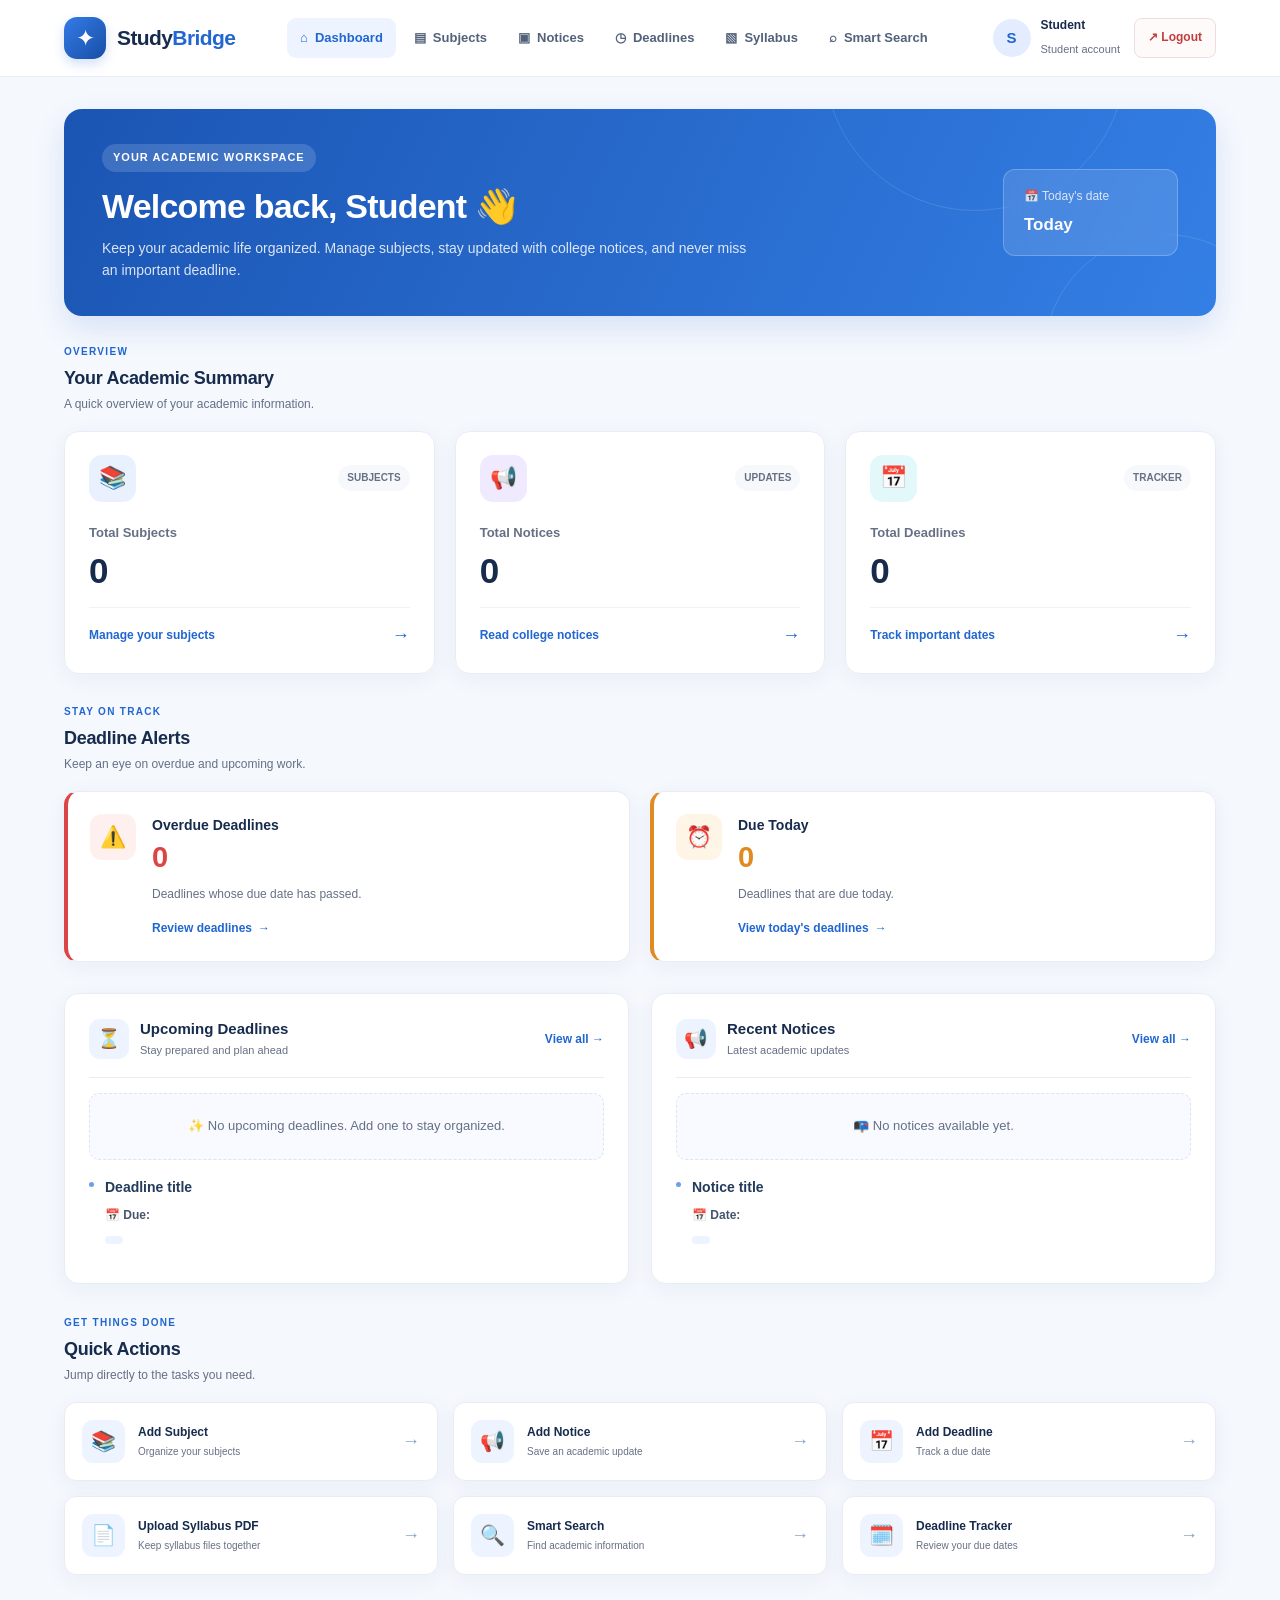
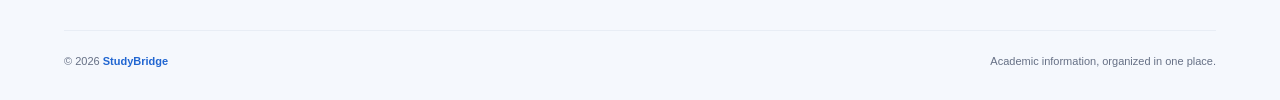
<file: src/main/resources/templates/dashboard.html>
<!DOCTYPE html>
<html lang="en" xmlns:th="http://www.thymeleaf.org">
<head>
    <meta charset="UTF-8">
    <meta name="viewport" content="width=device-width, initial-scale=1.0">

    <title>Dashboard | StudyBridge</title>

    <style>
        :root {
            --primary: #2166d1;
            --primary-dark: #174ea6;
            --primary-light: #edf4ff;
            --text: #172b4d;
            --muted: #667085;
            --border: #e8edf5;
            --bg: #f5f8fd;
            --white: #ffffff;
            --red: #dc4545;
            --orange: #df8b21;
            --purple: #7956d8;
            --cyan: #0b94b5;
            --shadow: 0 5px 22px rgba(30, 64, 120, 0.055);
        }

        * {
            box-sizing: border-box;
            margin: 0;
            padding: 0;
        }

        html {
            scroll-behavior: smooth;
        }

        body {
            font-family: "Segoe UI", Arial, sans-serif;
            background: var(--bg);
            color: var(--text);
            line-height: 1.6;
            min-height: 100vh;
        }

        a {
            color: inherit;
            text-decoration: none;
        }

        button, a {
            -webkit-tap-highlight-color: transparent;
        }

        /* TOP NAVIGATION */

        .topbar {
            background: var(--white);
            border-bottom: 1px solid var(--border);
            position: sticky;
            top: 0;
            z-index: 100;
        }

        .topbar-inner {
            max-width: 1400px;
            min-height: 76px;
            padding: 0 5%;
            margin: auto;
            display: flex;
            align-items: center;
            justify-content: space-between;
            gap: 24px;
        }

        .brand {
            display: flex;
            align-items: center;
            gap: 11px;
            flex-shrink: 0;
        }

        .brand-icon {
            width: 42px;
            height: 42px;
            display: flex;
            align-items: center;
            justify-content: center;
            border-radius: 13px;
            background: linear-gradient(135deg, #347be7, #174ea6);
            color: white;
            font-size: 23px;
            box-shadow: 0 5px 12px rgba(33, 102, 209, 0.2);
        }

        .brand-name {
            font-size: 21px;
            font-weight: 800;
            letter-spacing: -0.6px;
        }

        .brand-name span {
            color: var(--primary);
        }

        .nav-links {
            display: flex;
            align-items: center;
            gap: 5px;
        }

        .nav-links a {
            display: flex;
            align-items: center;
            gap: 7px;
            padding: 10px 13px;
            border-radius: 9px;
            color: #52627a;
            font-size: 13px;
            font-weight: 650;
            transition: background 0.25s, color 0.25s;
        }

        .nav-links a:hover,
        .nav-links a.active {
            background: var(--primary-light);
            color: var(--primary);
        }

        .nav-right {
            display: flex;
            align-items: center;
            gap: 14px;
        }

        .user-badge {
            display: flex;
            align-items: center;
            gap: 10px;
            min-width: 0;
        }

        .avatar {
            width: 38px;
            height: 38px;
            flex-shrink: 0;
            display: flex;
            align-items: center;
            justify-content: center;
            border-radius: 50%;
            background: #e4edff;
            color: var(--primary);
            font-weight: 800;
            font-size: 15px;
        }

        .user-details {
            min-width: 0;
        }

        .user-details strong {
            display: block;
            font-size: 12px;
            max-width: 135px;
            overflow: hidden;
            text-overflow: ellipsis;
            white-space: nowrap;
        }

        .user-details span {
            color: var(--muted);
            font-size: 11px;
        }

        .logout-btn {
            padding: 9px 13px;
            border: 1px solid #f1dcdc;
            color: #c23e3e;
            background: #fffafa;
            border-radius: 8px;
            font-size: 12px;
            font-weight: 700;
            transition: 0.2s;
        }

        .logout-btn:hover {
            background: #fff0f0;
            transform: translateY(-1px);
        }

        /* MAIN CONTAINER */

        .container {
            max-width: 1400px;
            width: 90%;
            margin: 32px auto 55px;
        }

        /* WELCOME BANNER */

        .welcome-banner {
            position: relative;
            isolation: isolate;
            overflow: hidden;
            display: flex;
            justify-content: space-between;
            align-items: center;
            gap: 24px;
            padding: 34px 38px;
            margin-bottom: 28px;
            color: white;
            border-radius: 18px;
            background: linear-gradient(115deg, #1b55b3, #347fe5);
            box-shadow: 0 12px 30px rgba(33, 102, 209, 0.14);
            animation: slideUp 0.6s ease both;
        }

        .welcome-banner::before,
        .welcome-banner::after {
            content: "";
            position: absolute;
            z-index: -1;
            border: 1px solid rgba(255, 255, 255, 0.12);
            border-radius: 50%;
            pointer-events: none;
        }

        .welcome-banner::before {
            width: 300px;
            height: 300px;
            right: 90px;
            top: -200px;
        }

        .welcome-banner::after {
            width: 240px;
            height: 240px;
            right: -70px;
            bottom: -160px;
        }

        .welcome-text {
            min-width: 0;
        }

        .welcome-label {
            display: inline-block;
            padding: 5px 11px;
            border-radius: 30px;
            background: rgba(255, 255, 255, 0.15);
            font-size: 11px;
            font-weight: 700;
            letter-spacing: 1px;
            text-transform: uppercase;
            margin-bottom: 12px;
        }

        .welcome-text h1 {
            font-size: clamp(25px, 3vw, 34px);
            line-height: 1.3;
            letter-spacing: -0.8px;
            margin-bottom: 9px;
        }

        .welcome-text p {
            max-width: 650px;
            color: rgba(255, 255, 255, 0.84);
            font-size: 14px;
        }

        .welcome-date {
            flex-shrink: 0;
            min-width: 175px;
            padding: 17px 20px;
            border: 1px solid rgba(255, 255, 255, 0.23);
            border-radius: 12px;
            background: rgba(255, 255, 255, 0.12);
            backdrop-filter: blur(8px);
        }

        .welcome-date span {
            display: block;
            font-size: 12px;
            color: rgba(255, 255, 255, 0.8);
            margin-bottom: 5px;
        }

        .welcome-date strong {
            font-size: 17px;
            font-weight: 750;
        }

        /* SECTION HEADINGS */

        .section-heading {
            display: flex;
            align-items: center;
            justify-content: space-between;
            gap: 15px;
            margin-bottom: 16px;
        }

        .section-heading h2 {
            font-size: 18px;
            letter-spacing: -0.3px;
        }

        .section-heading p {
            margin-top: 3px;
            color: var(--muted);
            font-size: 12px;
        }

        .section-label {
            color: var(--primary);
            font-size: 10px;
            font-weight: 800;
            letter-spacing: 1.3px;
            text-transform: uppercase;
            margin-bottom: 4px;
        }

        /* STAT CARDS */

        .stats {
            display: grid;
            grid-template-columns: repeat(3, minmax(0, 1fr));
            gap: 20px;
            margin-bottom: 30px;
        }

        .stat-card {
            position: relative;
            min-width: 0;
            display: block;
            overflow: hidden;
            padding: 23px 24px;
            background: var(--white);
            border: 1px solid var(--border);
            border-radius: 15px;
            box-shadow: var(--shadow);
            transition: transform 0.25s, box-shadow 0.25s,
            border-color 0.25s;
            animation: slideUp 0.6s ease both;
        }

        .stat-card:nth-child(2) {
            animation-delay: 0.08s;
        }

        .stat-card:nth-child(3) {
            animation-delay: 0.16s;
        }

        .stat-card:hover {
            transform: translateY(-5px);
            box-shadow: 0 12px 30px rgba(30, 64, 120, 0.10);
            border-color: #c9daf8;
        }

        .stat-top {
            display: flex;
            align-items: center;
            justify-content: space-between;
            gap: 10px;
            margin-bottom: 21px;
        }

        .stat-icon {
            width: 47px;
            height: 47px;
            display: flex;
            align-items: center;
            justify-content: center;
            border-radius: 13px;
            font-size: 22px;
        }

        .subjects .stat-icon {
            background: #e9f1ff;
        }

        .notices .stat-icon {
            background: #f0eaff;
        }

        .deadlines .stat-icon {
            background: #e2f8fb;
        }

        .stat-chip {
            color: var(--muted);
            background: #f6f8fc;
            border-radius: 20px;
            padding: 5px 9px;
            font-size: 10px;
            font-weight: 700;
        }

        .stat-title {
            font-size: 13px;
            font-weight: 650;
            color: var(--muted);
            margin-bottom: 5px;
        }

        .stat-number {
            font-size: 35px;
            line-height: 1.3;
            font-weight: 800;
            letter-spacing: -1px;
            color: var(--text);
        }

        .stat-footer {
            display: flex;
            align-items: center;
            justify-content: space-between;
            gap: 8px;
            margin-top: 13px;
            padding-top: 13px;
            border-top: 1px solid #f0f2f7;
            font-size: 12px;
            color: var(--primary);
            font-weight: 650;
        }

        .stat-footer span:last-child {
            font-size: 18px;
            transition: transform 0.2s;
        }

        .stat-card:hover .stat-footer span:last-child {
            transform: translateX(4px);
        }

        /* DEADLINE ALERTS */

        .alerts-section {
            margin-bottom: 31px;
        }

        .alert-row {
            display: grid;
            grid-template-columns: repeat(2, minmax(0, 1fr));
            gap: 20px;
        }

        .alert-card {
            display: flex;
            align-items: flex-start;
            gap: 16px;
            min-width: 0;
            padding: 22px;
            background: var(--white);
            border: 1px solid var(--border);
            border-radius: 14px;
            box-shadow: var(--shadow);
            transition: transform 0.25s;
        }

        .alert-card:hover {
            transform: translateY(-3px);
        }

        .alert-icon {
            width: 46px;
            height: 46px;
            flex-shrink: 0;
            display: flex;
            align-items: center;
            justify-content: center;
            border-radius: 12px;
            font-size: 21px;
        }

        .alert-card.overdue {
            border-left: 4px solid var(--red);
        }

        .alert-card.overdue .alert-icon {
            background: #fff0f0;
        }

        .alert-card.today {
            border-left: 4px solid var(--orange);
        }

        .alert-card.today .alert-icon {
            background: #fff5e6;
        }

        .alert-info {
            flex: 1;
            min-width: 0;
        }

        .alert-info h3 {
            font-size: 14px;
            margin-bottom: 3px;
        }

        .alert-info p {
            color: var(--muted);
            font-size: 12px;
            margin-bottom: 10px;
        }

        .alert-number {
            font-size: 29px;
            line-height: 1.3;
            font-weight: 800;
            margin-bottom: 8px;
        }

        .overdue .alert-number {
            color: var(--red);
        }

        .today .alert-number {
            color: var(--orange);
        }

        .view-link {
            display: inline-flex;
            align-items: center;
            gap: 6px;
            color: var(--primary);
            font-size: 12px;
            font-weight: 750;
        }

        .view-link:hover {
            color: var(--primary-dark);
            text-decoration: underline;
        }

        /* DEADLINES AND NOTICES */

        .content-grid {
            display: grid;
            grid-template-columns: repeat(2, minmax(0, 1fr));
            gap: 22px;
            margin-bottom: 31px;
        }

        .panel {
            min-width: 0;
            padding: 24px;
            background: var(--white);
            border: 1px solid var(--border);
            border-radius: 15px;
            box-shadow: var(--shadow);
            animation: slideUp 0.7s ease both;
        }

        .panel-header {
            display: flex;
            align-items: center;
            justify-content: space-between;
            gap: 12px;
            padding-bottom: 17px;
            margin-bottom: 4px;
            border-bottom: 1px solid var(--border);
        }

        .panel-title {
            display: flex;
            align-items: center;
            gap: 11px;
            min-width: 0;
        }

        .panel-title-icon {
            width: 40px;
            height: 40px;
            flex-shrink: 0;
            display: flex;
            align-items: center;
            justify-content: center;
            border-radius: 11px;
            background: var(--primary-light);
            font-size: 19px;
        }

        .panel-title h2 {
            font-size: 15px;
            line-height: 1.4;
        }

        .panel-title p {
            color: var(--muted);
            font-size: 11px;
            margin-top: 3px;
        }

        .view-all {
            color: var(--primary);
            font-size: 12px;
            font-weight: 750;
            white-space: nowrap;
        }

        .item {
            position: relative;
            padding: 17px 0 17px 16px;
            border-bottom: 1px solid #edf0f5;
            overflow-wrap: anywhere;
            transition: padding-left 0.2s;
        }

        .item::before {
            content: "";
            position: absolute;
            left: 0;
            top: 22px;
            width: 5px;
            height: 5px;
            border-radius: 50%;
            background: #6c9fe9;
        }

        .item:last-child {
            border-bottom: none;
            padding-bottom: 3px;
        }

        .item:hover {
            padding-left: 21px;
        }

        .item h3 {
            font-size: 14px;
            line-height: 1.5;
            font-weight: 750;
            margin-bottom: 7px;
            color: #243b5a;
        }

        .item p {
            font-size: 12px;
            color: var(--muted);
            line-height: 1.7;
            margin: 5px 0;
        }

        .item strong {
            color: #45556d;
        }

        .tag {
            display: inline-flex;
            align-items: center;
            background: #edf4ff;
            color: #215ab4;
            border-radius: 20px;
            padding: 4px 9px;
            font-size: 10px;
            font-weight: 750;
        }

        .empty {
            margin-top: 15px;
            padding: 22px 15px;
            background: #f8faff;
            border: 1px dashed #d9e4f4;
            border-radius: 10px;
            text-align: center;
            color: var(--muted);
            font-size: 13px;
        }

        /* QUICK ACTIONS */

        .quick-section {
            margin-bottom: 15px;
        }

        .quick-links {
            display: grid;
            grid-template-columns: repeat(3, minmax(0, 1fr));
            gap: 15px;
        }

        .quick-link {
            min-width: 0;
            display: flex;
            align-items: center;
            gap: 13px;
            padding: 17px;
            background: var(--white);
            border: 1px solid var(--border);
            border-radius: 12px;
            box-shadow: var(--shadow);
            transition: transform 0.23s, border-color 0.23s,
            box-shadow 0.23s;
        }

        .quick-link:hover {
            transform: translateY(-3px);
            border-color: #bfd4f9;
            box-shadow: 0 9px 22px rgba(30, 64, 120, 0.08);
        }

        .quick-icon {
            width: 43px;
            height: 43px;
            flex-shrink: 0;
            display: flex;
            align-items: center;
            justify-content: center;
            border-radius: 11px;
            background: var(--primary-light);
            font-size: 20px;
        }

        .quick-text {
            min-width: 0;
            flex: 1;
        }

        .quick-text strong {
            display: block;
            font-size: 12px;
            line-height: 1.5;
            margin-bottom: 3px;
        }

        .quick-text span {
            display: block;
            color: var(--muted);
            font-size: 10px;
            line-height: 1.5;
        }

        .quick-arrow {
            color: #8da4c5;
            font-size: 18px;
            transition: transform 0.2s;
        }

        .quick-link:hover .quick-arrow {
            color: var(--primary);
            transform: translateX(3px);
        }

        /* FOOTER */

        footer {
            max-width: 1400px;
            width: 90%;
            margin: 0 auto;
            padding: 22px 0 30px;
            display: flex;
            justify-content: space-between;
            align-items: center;
            gap: 15px;
            border-top: 1px solid var(--border);
            color: var(--muted);
            font-size: 11px;
        }

        footer strong {
            color: var(--primary);
        }

        /* ANIMATIONS */

        @keyframes slideUp {
            from {
                opacity: 0;
                transform: translateY(16px);
            }
            to {
                opacity: 1;
                transform: translateY(0);
            }
        }

        /* TABLET */

        @media (max-width: 1100px) {
            .topbar-inner {
                padding: 0 4%;
                gap: 12px;
            }

            .nav-links {
                gap: 1px;
            }

            .nav-links a {
                padding: 9px 8px;
                font-size: 12px;
            }

            .user-details {
                display: none;
            }

            .container,
            footer {
                width: 92%;
            }

            .quick-links {
                grid-template-columns: repeat(2, minmax(0, 1fr));
            }
        }

        /* MOBILE */

        @media (max-width: 760px) {
            .topbar {
                position: relative;
            }

            .topbar-inner {
                padding: 15px 5%;
                flex-wrap: wrap;
                gap: 14px;
            }

            .brand-name {
                font-size: 19px;
            }

            .nav-right {
                margin-left: auto;
            }

            .nav-links {
                order: 3;
                width: 100%;
                overflow-x: auto;
                padding: 4px 0;
                border-top: 1px solid var(--border);
                scrollbar-width: thin;
            }

            .nav-links a {
                flex-shrink: 0;
                font-size: 12px;
                padding: 9px 11px;
            }

            .container {
                width: 92%;
                margin-top: 23px;
            }

            .welcome-banner {
                align-items: flex-start;
                flex-direction: column;
                padding: 27px 24px;
                gap: 20px;
            }

            .welcome-date {
                width: 100%;
                min-width: 0;
                padding: 13px 16px;
            }

            .welcome-date strong {
                font-size: 15px;
            }

            .stats {
                grid-template-columns: 1fr;
                gap: 13px;
            }

            .stat-card {
                padding: 19px;
            }

            .stat-top {
                margin-bottom: 13px;
            }

            .stat-number {
                font-size: 31px;
            }

            .alert-row,
            .content-grid {
                grid-template-columns: 1fr;
                gap: 15px;
            }

            .panel {
                padding: 19px;
            }

            .quick-links {
                grid-template-columns: 1fr;
                gap: 11px;
            }

            footer {
                width: 92%;
                flex-direction: column;
                text-align: center;
                gap: 5px;
            }
        }

        @media (max-width: 380px) {
            .logout-btn {
                padding: 8px 9px;
                font-size: 11px;
            }

            .brand-icon {
                width: 36px;
                height: 36px;
            }

            .welcome-text h1 {
                font-size: 25px;
            }

            .panel {
                padding: 15px;
            }

            .panel-title {
                gap: 8px;
            }

            .panel-title h2 {
                font-size: 13px;
            }

            .view-all {
                font-size: 11px;
            }

            .alert-card {
                padding: 17px;
            }
        }

        @media (prefers-reduced-motion: reduce) {
            *,
            *::before,
            *::after {
                animation-duration: 0.01ms !important;
                animation-iteration-count: 1 !important;
                transition-duration: 0.01ms !important;
                scroll-behavior: auto !important;
            }
        }
    </style>
</head>

<body>

<!-- TOP NAVIGATION -->
<header class="topbar">
    <div class="topbar-inner">

        <a th:href="@{/dashboard}" href="/dashboard" class="brand">
            <div class="brand-icon">✦</div>
            <div class="brand-name">Study<span>Bridge</span></div>
        </a>

        <nav class="nav-links" aria-label="Main navigation">
            <a th:href="@{/dashboard}" href="/dashboard" class="active">
                <span>⌂</span> Dashboard
            </a>
            <a th:href="@{/subjects}">
                <span>▤</span> Subjects
            </a>
            <a th:href="@{/notices}">
                <span>▣</span> Notices
            </a>
            <a th:href="@{/deadlines}">
                <span>◷</span> Deadlines
            </a>
            <a th:href="@{/syllabus}">
                <span>▧</span> Syllabus
            </a>
            <a th:href="@{/search}">
                <span>⌕</span> Smart Search
            </a>
        </nav>

        <div class="nav-right">
            <div class="user-badge">
                <div class="avatar" id="userAvatar">S</div>
                <div class="user-details">
                    <strong th:text="${session.loggedInName}">Student</strong>
                    <span>Student account</span>
                </div>
            </div>

            <a th:href="@{/logout}" href="/logout" class="logout-btn">
                ↗ Logout
            </a>
        </div>

    </div>
</header>

<main class="container">

    <!-- WELCOME BANNER -->
    <section class="welcome-banner">

        <div class="welcome-text">
            <span class="welcome-label">Your academic workspace</span>

            <h1>
                Welcome back,
                <span th:text="${session.loggedInName}">Student</span> 👋
            </h1>

            <p>
                Keep your academic life organized. Manage subjects,
                stay updated with college notices, and never miss
                an important deadline.
            </p>
        </div>

        <div class="welcome-date">
            <span>📅 Today's date</span>
            <strong th:text="${today}">Today</strong>
        </div>

    </section>

    <!-- OVERVIEW STATISTICS -->
    <section class="stats-section">

        <div class="section-heading">
            <div>
                <div class="section-label">Overview</div>
                <h2>Your Academic Summary</h2>
                <p>A quick overview of your academic information.</p>
            </div>
        </div>

        <div class="stats">

            <a class="stat-card subjects" th:href="@{/subjects}">
                <div class="stat-top">
                    <div class="stat-icon">📚</div>
                    <span class="stat-chip">SUBJECTS</span>
                </div>

                <div class="stat-title">Total Subjects</div>
                <div class="stat-number" th:text="${subjectCount}">0</div>

                <div class="stat-footer">
                    <span>Manage your subjects</span>
                    <span>→</span>
                </div>
            </a>

            <a class="stat-card notices" th:href="@{/notices}">
                <div class="stat-top">
                    <div class="stat-icon">📢</div>
                    <span class="stat-chip">UPDATES</span>
                </div>

                <div class="stat-title">Total Notices</div>
                <div class="stat-number" th:text="${noticeCount}">0</div>

                <div class="stat-footer">
                    <span>Read college notices</span>
                    <span>→</span>
                </div>
            </a>

            <a class="stat-card deadlines" th:href="@{/deadlines}">
                <div class="stat-top">
                    <div class="stat-icon">📅</div>
                    <span class="stat-chip">TRACKER</span>
                </div>

                <div class="stat-title">Total Deadlines</div>
                <div class="stat-number" th:text="${deadlineCount}">0</div>

                <div class="stat-footer">
                    <span>Track important dates</span>
                    <span>→</span>
                </div>
            </a>

        </div>
    </section>

    <!-- DEADLINE ALERTS -->
    <section class="alerts-section">

        <div class="section-heading">
            <div>
                <div class="section-label">Stay on track</div>
                <h2>Deadline Alerts</h2>
                <p>Keep an eye on overdue and upcoming work.</p>
            </div>
        </div>

        <div class="alert-row">

            <div class="alert-card overdue">
                <div class="alert-icon">⚠️</div>

                <div class="alert-info">
                    <h3>Overdue Deadlines</h3>
                    <div class="alert-number" th:text="${overdueCount}">0</div>
                    <p>Deadlines whose due date has passed.</p>

                    <a class="view-link" th:href="@{/deadlines}">
                        Review deadlines <span>→</span>
                    </a>
                </div>
            </div>

            <div class="alert-card today">
                <div class="alert-icon">⏰</div>

                <div class="alert-info">
                    <h3>Due Today</h3>
                    <div class="alert-number" th:text="${todayCount}">0</div>
                    <p>Deadlines that are due today.</p>

                    <a class="view-link" th:href="@{/deadlines}">
                        View today's deadlines <span>→</span>
                    </a>
                </div>
            </div>

        </div>
    </section>

    <!-- UPCOMING DEADLINES AND RECENT NOTICES -->
    <section class="content-grid">

        <!-- UPCOMING DEADLINES -->
        <div class="panel">

            <div class="panel-header">
                <div class="panel-title">
                    <div class="panel-title-icon">⏳</div>
                    <div>
                        <h2>Upcoming Deadlines</h2>
                        <p>Stay prepared and plan ahead</p>
                    </div>
                </div>

                <a class="view-all" th:href="@{/deadlines}">
                    View all →
                </a>
            </div>

            <p class="empty"
               th:if="${#lists.isEmpty(upcomingDeadlines)}">
                ✨ No upcoming deadlines. Add one to stay organized.
            </p>

            <div class="item"
                 th:each="deadline : ${upcomingDeadlines}">

                <h3 th:text="${deadline.title}">Deadline title</h3>

                <p>
                    <strong>📅 Due:</strong>
                    <span th:text="${deadline.dueDate}"></span>
                </p>

                <p th:if="${deadline.deadlineType != null
                            and !deadline.deadlineType.isBlank()}">
                    <span class="tag"
                          th:text="${deadline.deadlineType}"></span>
                </p>

                <p th:if="${deadline.description != null
                            and !deadline.description.isBlank()}"
                   th:text="${deadline.description}">
                </p>

            </div>
        </div>

        <!-- RECENT NOTICES -->
        <div class="panel">

            <div class="panel-header">
                <div class="panel-title">
                    <div class="panel-title-icon">📢</div>
                    <div>
                        <h2>Recent Notices</h2>
                        <p>Latest academic updates</p>
                    </div>
                </div>

                <a class="view-all" th:href="@{/notices}">
                    View all →
                </a>
            </div>

            <p class="empty"
               th:if="${#lists.isEmpty(recentNotices)}">
                📭 No notices available yet.
            </p>

            <div class="item"
                 th:each="notice : ${recentNotices}">

                <h3 th:text="${notice.title}">Notice title</h3>

                <p>
                    <strong>📅 Date:</strong>
                    <span th:text="${notice.noticeDate}"></span>
                </p>

                <p th:if="${notice.category != null
                            and !notice.category.isBlank()}">
                    <span class="tag"
                          th:text="${notice.category}"></span>
                </p>

                <p th:if="${notice.description != null
                            and !notice.description.isBlank()}"
                   th:text="${notice.description}">
                </p>

            </div>
        </div>

    </section>

    <!-- QUICK ACTIONS -->
    <section class="quick-section">

        <div class="section-heading">
            <div>
                <div class="section-label">Get things done</div>
                <h2>Quick Actions</h2>
                <p>Jump directly to the tasks you need.</p>
            </div>
        </div>

        <div class="quick-links">

            <a class="quick-link" th:href="@{/subjects/add}">
                <div class="quick-icon">📚</div>
                <div class="quick-text">
                    <strong>Add Subject</strong>
                    <span>Organize your subjects</span>
                </div>
                <span class="quick-arrow">→</span>
            </a>

            <a class="quick-link" th:href="@{/notices/add}">
                <div class="quick-icon">📢</div>
                <div class="quick-text">
                    <strong>Add Notice</strong>
                    <span>Save an academic update</span>
                </div>
                <span class="quick-arrow">→</span>
            </a>

            <a class="quick-link" th:href="@{/deadlines/add}">
                <div class="quick-icon">📅</div>
                <div class="quick-text">
                    <strong>Add Deadline</strong>
                    <span>Track a due date</span>
                </div>
                <span class="quick-arrow">→</span>
            </a>

            <a class="quick-link" th:href="@{/syllabus/add}">
                <div class="quick-icon">📄</div>
                <div class="quick-text">
                    <strong>Upload Syllabus PDF</strong>
                    <span>Keep syllabus files together</span>
                </div>
                <span class="quick-arrow">→</span>
            </a>

            <a class="quick-link" th:href="@{/search}">
                <div class="quick-icon">🔍</div>
                <div class="quick-text">
                    <strong>Smart Search</strong>
                    <span>Find academic information</span>
                </div>
                <span class="quick-arrow">→</span>
            </a>

            <a class="quick-link" th:href="@{/deadlines}">
                <div class="quick-icon">🗓️</div>
                <div class="quick-text">
                    <strong>Deadline Tracker</strong>
                    <span>Review your due dates</span>
                </div>
                <span class="quick-arrow">→</span>
            </a>

        </div>
    </section>

</main>

<footer>
    <span>© <span id="currentYear"></span> <strong>StudyBridge</strong></span>
    <span>Academic information, organized in one place.</span>
</footer>

<script>
    // Automatically update the footer year.
    document.getElementById("currentYear").textContent =
        new Date().getFullYear();

    // Create an avatar initial from the logged-in student's name.
    const userNameElement = document.querySelector(".user-details strong");
    const avatarElement = document.getElementById("userAvatar");

    if (userNameElement && avatarElement) {
        const name = userNameElement.textContent.trim();
        avatarElement.textContent = name ? name.charAt(0).toUpperCase() : "S";
    }
</script>

</body>
</html>
</file>
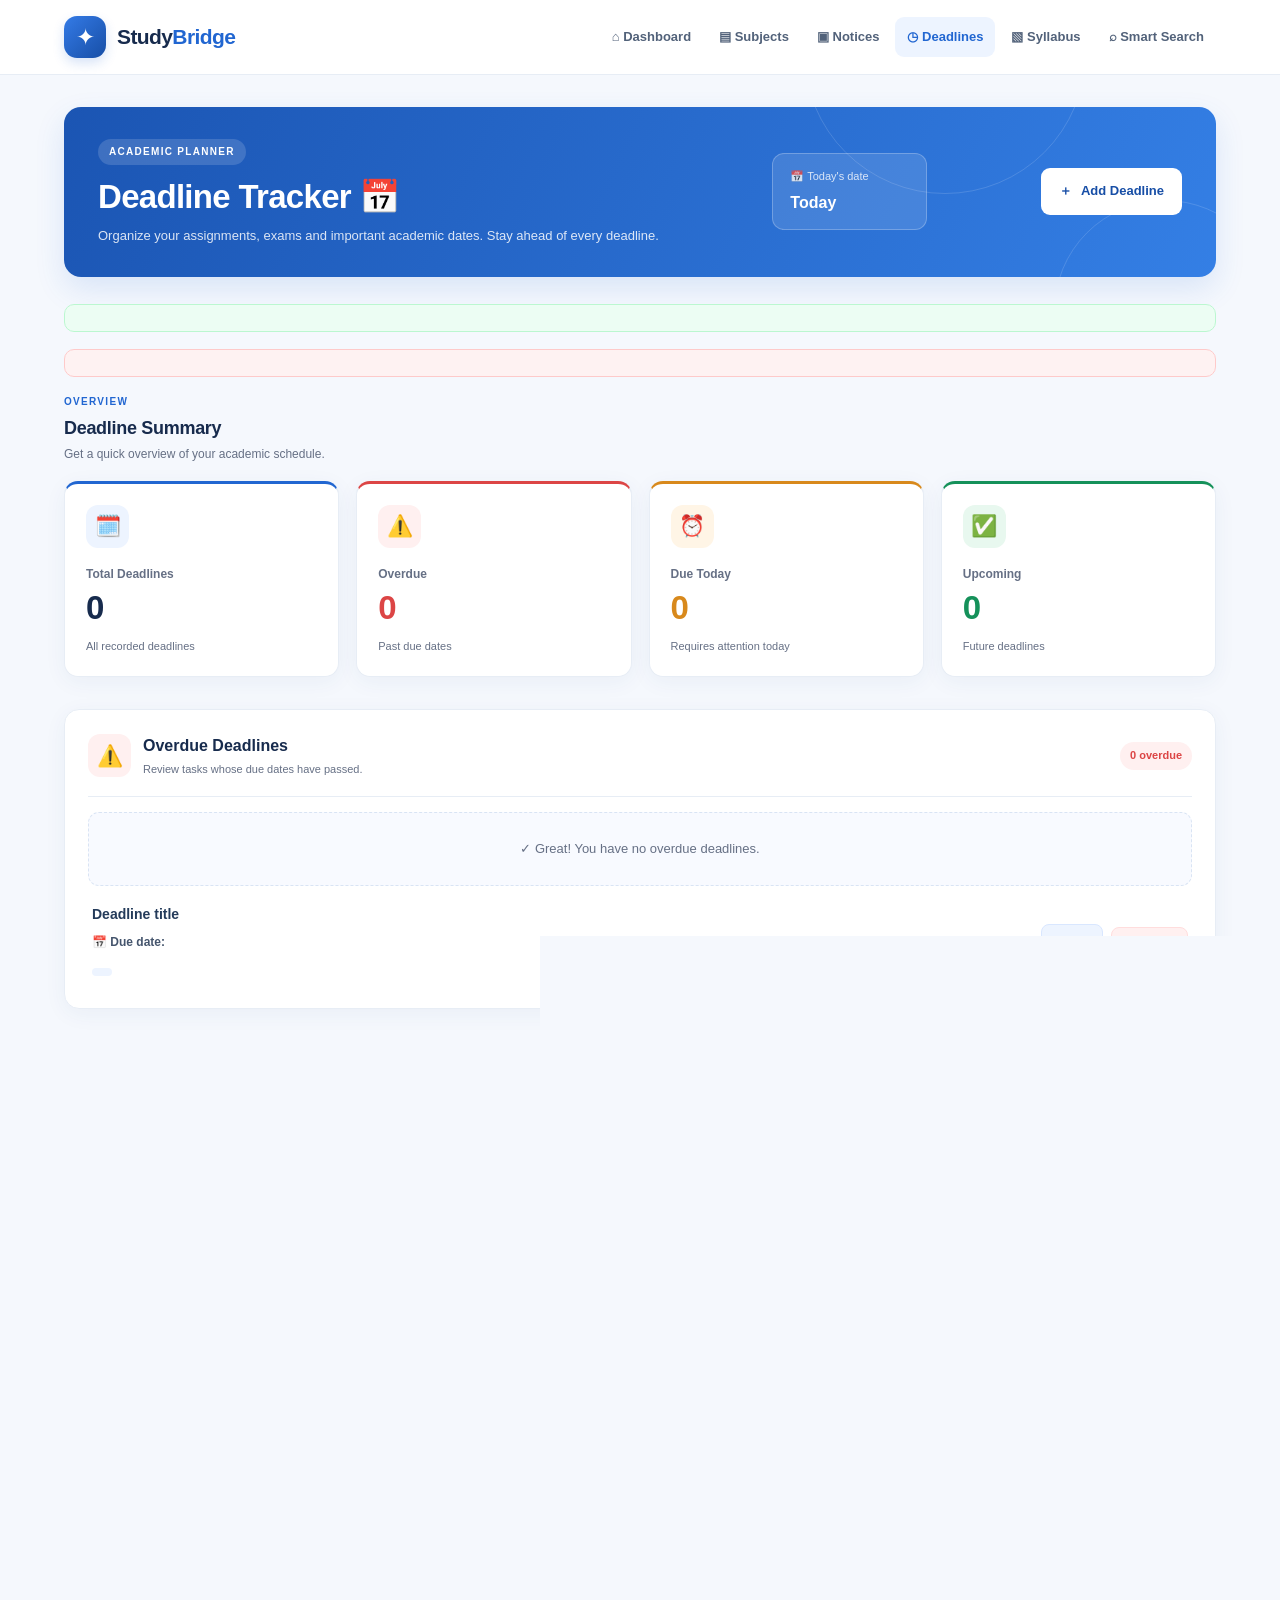
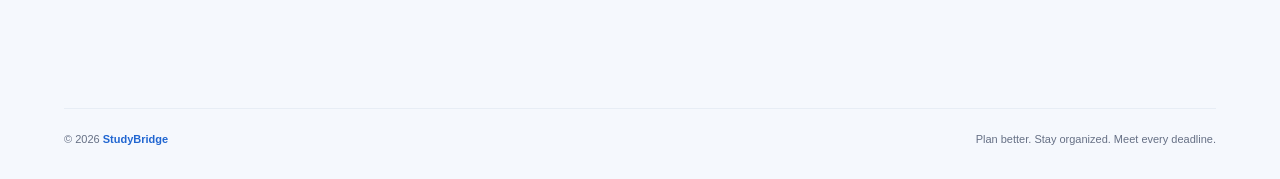
<file: src/main/resources/templates/deadlines.html>
<!DOCTYPE html>
<html lang="en" xmlns:th="http://www.thymeleaf.org">
<head>
    <meta charset="UTF-8">
    <meta name="viewport" content="width=device-width, initial-scale=1.0">

    <title>Deadline Tracker | StudyBridge</title>

    <style>
        :root {
            --primary: #2166d1;
            --primary-dark: #174ea6;
            --primary-light: #edf4ff;
            --text: #172b4d;
            --muted: #667085;
            --border: #e7edf5;
            --background: #f5f8fd;
            --white: #ffffff;
            --red: #dc4545;
            --orange: #d8891c;
            --green: #15915a;
            --shadow: 0 5px 22px rgba(30, 64, 120, 0.055);
        }

        * {
            box-sizing: border-box;
            margin: 0;
            padding: 0;
        }

        body {
            font-family: "Segoe UI", Arial, sans-serif;
            background: var(--background);
            color: var(--text);
            line-height: 1.6;
            min-height: 100vh;
        }

        a {
            color: inherit;
            text-decoration: none;
        }

        /* NAVIGATION */

        .topbar {
            background: var(--white);
            border-bottom: 1px solid var(--border);
            position: sticky;
            top: 0;
            z-index: 100;
        }

        .topbar-inner {
            max-width: 1400px;
            min-height: 74px;
            margin: auto;
            padding: 0 5%;
            display: flex;
            align-items: center;
            justify-content: space-between;
            gap: 22px;
        }

        .brand {
            display: flex;
            align-items: center;
            gap: 11px;
            flex-shrink: 0;
        }

        .brand-icon {
            width: 42px;
            height: 42px;
            display: flex;
            align-items: center;
            justify-content: center;
            background: linear-gradient(135deg, #347be7, #174ea6);
            color: white;
            border-radius: 13px;
            font-size: 23px;
            box-shadow: 0 5px 12px rgba(33, 102, 209, 0.18);
        }

        .brand-name {
            font-size: 21px;
            font-weight: 800;
            letter-spacing: -0.6px;
        }

        .brand-name span {
            color: var(--primary);
        }

        .nav-links {
            display: flex;
            align-items: center;
            gap: 4px;
        }

        .nav-links a {
            padding: 10px 12px;
            border-radius: 9px;
            color: #52627a;
            font-size: 13px;
            font-weight: 650;
            white-space: nowrap;
            transition: background 0.2s, color 0.2s;
        }

        .nav-links a:hover,
        .nav-links a.active {
            background: var(--primary-light);
            color: var(--primary);
        }

        .nav-links a.active {
            font-weight: 750;
        }

        /* MAIN */

        .container {
            width: 90%;
            max-width: 1350px;
            margin: 32px auto 55px;
        }

        /* PAGE INTRO */

        .page-banner {
            position: relative;
            overflow: hidden;
            display: flex;
            justify-content: space-between;
            align-items: center;
            gap: 22px;
            padding: 30px 34px;
            margin-bottom: 27px;
            color: white;
            background: linear-gradient(115deg, #1b55b3, #347fe5);
            border-radius: 17px;
            box-shadow: 0 12px 30px rgba(33, 102, 209, 0.13);
            animation: slideUp 0.55s ease both;
        }

        .page-banner::before,
        .page-banner::after {
            content: "";
            position: absolute;
            z-index: 0;
            border: 1px solid rgba(255, 255, 255, 0.14);
            border-radius: 50%;
            pointer-events: none;
        }

        .page-banner::before {
            width: 280px;
            height: 280px;
            right: 130px;
            top: -195px;
        }

        .page-banner::after {
            width: 220px;
            height: 220px;
            right: -60px;
            bottom: -145px;
        }

        .banner-content,
        .banner-date {
            position: relative;
            z-index: 1;
        }

        .eyebrow {
            display: inline-block;
            padding: 5px 11px;
            margin-bottom: 11px;
            border-radius: 20px;
            background: rgba(255, 255, 255, 0.15);
            font-size: 10px;
            font-weight: 750;
            letter-spacing: 1.3px;
            text-transform: uppercase;
        }

        .banner-content h1 {
            font-size: clamp(25px, 3vw, 33px);
            line-height: 1.3;
            letter-spacing: -0.7px;
            margin-bottom: 7px;
        }

        .banner-content p {
            color: rgba(255, 255, 255, 0.84);
            font-size: 13px;
            max-width: 620px;
        }

        .banner-date {
            min-width: 155px;
            padding: 14px 17px;
            border: 1px solid rgba(255, 255, 255, 0.24);
            background: rgba(255, 255, 255, 0.12);
            border-radius: 12px;
        }

        .banner-date span {
            display: block;
            font-size: 11px;
            color: rgba(255, 255, 255, 0.8);
            margin-bottom: 4px;
        }

        .banner-date strong {
            font-size: 16px;
        }

        .add-button {
            display: inline-flex;
            align-items: center;
            justify-content: center;
            gap: 9px;
            padding: 12px 17px;
            background: white;
            color: var(--primary-dark);
            border: 1px solid rgba(255, 255, 255, 0.7);
            border-radius: 9px;
            font-size: 13px;
            font-weight: 750;
            white-space: nowrap;
            transition: transform 0.2s, box-shadow 0.2s;
        }

        .add-button:hover {
            transform: translateY(-2px);
            box-shadow: 0 7px 18px rgba(0, 0, 0, 0.13);
        }

        /* FLASH MESSAGES */

        .message,
        .error {
            padding: 13px 16px;
            margin-bottom: 17px;
            border-radius: 10px;
            font-size: 13px;
            animation: slideUp 0.35s ease both;
        }

        .message {
            color: #166534;
            background: #ecfdf3;
            border: 1px solid #bbf7d0;
        }

        .error {
            color: #991b1b;
            background: #fef2f2;
            border: 1px solid #fecaca;
        }

        /* STATISTICS */

        .section-heading {
            display: flex;
            align-items: center;
            justify-content: space-between;
            gap: 12px;
            margin-bottom: 16px;
        }

        .section-heading h2 {
            font-size: 18px;
            letter-spacing: -0.3px;
        }

        .section-heading p {
            color: var(--muted);
            font-size: 12px;
            margin-top: 3px;
        }

        .section-label {
            color: var(--primary);
            font-size: 10px;
            font-weight: 800;
            letter-spacing: 1.3px;
            text-transform: uppercase;
            margin-bottom: 4px;
        }

        .stats {
            display: grid;
            grid-template-columns: repeat(4, minmax(0, 1fr));
            gap: 17px;
            margin-bottom: 32px;
        }

        .stat-card {
            min-width: 0;
            padding: 21px;
            background: var(--white);
            border: 1px solid var(--border);
            border-top: 3px solid #9aa8bb;
            border-radius: 14px;
            box-shadow: var(--shadow);
            transition: transform 0.25s, box-shadow 0.25s;
            animation: slideUp 0.55s ease both;
        }

        .stat-card:nth-child(2) {
            animation-delay: 0.06s;
        }

        .stat-card:nth-child(3) {
            animation-delay: 0.12s;
        }

        .stat-card:nth-child(4) {
            animation-delay: 0.18s;
        }

        .stat-card:hover {
            transform: translateY(-4px);
            box-shadow: 0 12px 28px rgba(30, 64, 120, 0.09);
        }

        .stat-top {
            display: flex;
            justify-content: space-between;
            align-items: center;
            gap: 8px;
            margin-bottom: 17px;
        }

        .stat-icon {
            width: 43px;
            height: 43px;
            display: flex;
            align-items: center;
            justify-content: center;
            border-radius: 12px;
            background: #f0f3f8;
            font-size: 21px;
        }

        .stat-label {
            color: var(--muted);
            font-size: 12px;
            font-weight: 650;
        }

        .stat-number {
            font-size: 33px;
            line-height: 1.3;
            font-weight: 800;
            letter-spacing: -1px;
            margin-top: 3px;
        }

        .stat-caption {
            color: var(--muted);
            font-size: 11px;
            margin-top: 8px;
        }

        .total-stat {
            border-top-color: var(--primary);
        }

        .total-stat .stat-icon {
            background: #edf4ff;
        }

        .overdue-stat {
            border-top-color: var(--red);
        }

        .overdue-stat .stat-icon {
            background: #fff0f0;
        }

        .overdue-stat .stat-number {
            color: var(--red);
        }

        .today-stat {
            border-top-color: var(--orange);
        }

        .today-stat .stat-icon {
            background: #fff5e6;
        }

        .today-stat .stat-number {
            color: var(--orange);
        }

        .upcoming-stat {
            border-top-color: var(--green);
        }

        .upcoming-stat .stat-icon {
            background: #e8f8ef;
        }

        .upcoming-stat .stat-number {
            color: var(--green);
        }

        /* DEADLINE SECTIONS */

        .deadline-section {
            padding: 23px;
            margin-bottom: 22px;
            background: var(--white);
            border: 1px solid var(--border);
            border-radius: 15px;
            box-shadow: var(--shadow);
            animation: slideUp 0.6s ease both;
        }

        .deadline-section.overdue {
            --section-color: var(--red);
            --section-bg: #fff0f0;
        }

        .deadline-section.today {
            --section-color: var(--orange);
            --section-bg: #fff5e6;
        }

        .deadline-section.upcoming {
            --section-color: var(--green);
            --section-bg: #e8f8ef;
        }

        .deadline-section-header {
            display: flex;
            align-items: center;
            gap: 12px;
            padding-bottom: 17px;
            border-bottom: 1px solid var(--border);
            margin-bottom: 5px;
        }

        .section-icon {
            width: 43px;
            height: 43px;
            flex-shrink: 0;
            display: flex;
            align-items: center;
            justify-content: center;
            border-radius: 12px;
            background: var(--section-bg);
            font-size: 21px;
        }

        .deadline-section-header h2 {
            font-size: 16px;
            color: var(--text);
        }

        .deadline-section-header p {
            color: var(--muted);
            font-size: 11px;
            margin-top: 2px;
        }

        .section-count {
            margin-left: auto;
            padding: 5px 10px;
            border-radius: 20px;
            background: var(--section-bg);
            color: var(--section-color);
            font-size: 11px;
            font-weight: 750;
            white-space: nowrap;
        }

        .deadline-card {
            display: flex;
            justify-content: space-between;
            align-items: center;
            gap: 18px;
            padding: 18px 4px;
            border-bottom: 1px solid #edf0f5;
            transition: padding 0.2s;
        }

        .deadline-card:last-child {
            border-bottom: none;
            padding-bottom: 2px;
        }

        .deadline-card:hover {
            padding-left: 9px;
            padding-right: 4px;
        }

        .deadline-info {
            min-width: 0;
            flex: 1;
        }

        .deadline-info h3 {
            color: #243b5a;
            font-size: 14px;
            font-weight: 750;
            line-height: 1.5;
            overflow-wrap: anywhere;
            margin-bottom: 7px;
        }

        .deadline-info p {
            color: var(--muted);
            font-size: 12px;
            line-height: 1.7;
            margin: 5px 0;
            overflow-wrap: anywhere;
        }

        .deadline-info strong {
            color: #45556d;
        }

        .type {
            display: inline-flex;
            align-items: center;
            margin-top: 5px;
            padding: 4px 10px;
            border-radius: 20px;
            background: #edf4ff;
            color: #215ab4;
            font-size: 10px;
            font-weight: 750;
        }

        /* ACTION BUTTONS */

        .actions {
            display: flex;
            align-items: center;
            justify-content: flex-end;
            flex-shrink: 0;
            gap: 8px;
        }

        .actions form {
            margin: 0;
        }

        .edit-button,
        .delete-button {
            display: inline-flex;
            align-items: center;
            justify-content: center;
            gap: 6px;
            padding: 9px 12px;
            border: 1px solid transparent;
            border-radius: 8px;
            font-family: inherit;
            font-size: 12px;
            font-weight: 750;
            cursor: pointer;
            transition: background 0.2s, transform 0.2s;
        }

        .edit-button {
            color: #215ab4;
            background: #edf4ff;
            border-color: #d9e7ff;
        }

        .edit-button:hover {
            background: #dceaff;
            transform: translateY(-1px);
        }

        .delete-button {
            color: #b42323;
            background: #fff0f0;
            border-color: #ffdddd;
        }

        .delete-button:hover {
            background: #ffe0e0;
            transform: translateY(-1px);
        }

        /* EMPTY STATE */

        .empty {
            padding: 26px 15px;
            margin-top: 15px;
            text-align: center;
            color: var(--muted);
            background: #f8faff;
            border: 1px dashed #d9e4f4;
            border-radius: 11px;
            font-size: 13px;
        }

        /* FOOTER */

        footer {
            width: 90%;
            max-width: 1350px;
            margin: 0 auto;
            padding: 22px 0 30px;
            border-top: 1px solid var(--border);
            display: flex;
            justify-content: space-between;
            align-items: center;
            gap: 12px;
            color: var(--muted);
            font-size: 11px;
        }

        footer strong {
            color: var(--primary);
        }

        /* ANIMATIONS */

        @keyframes slideUp {
            from {
                opacity: 0;
                transform: translateY(15px);
            }
            to {
                opacity: 1;
                transform: translateY(0);
            }
        }

        /* RESPONSIVE */

        @media (max-width: 1100px) {
            .topbar-inner {
                padding: 12px 4%;
                flex-wrap: wrap;
                gap: 12px;
            }

            .nav-links {
                order: 3;
                width: 100%;
                overflow-x: auto;
                padding: 7px 0;
                border-top: 1px solid var(--border);
            }

            .nav-links a {
                flex-shrink: 0;
            }

            .container,
            footer {
                width: 92%;
            }

            .stats {
                grid-template-columns: repeat(2, minmax(0, 1fr));
            }
        }

        @media (max-width: 650px) {
            .container {
                margin-top: 22px;
            }

            .page-banner {
                flex-direction: column;
                align-items: flex-start;
                padding: 25px 22px;
                gap: 17px;
            }

            .banner-date {
                width: 100%;
            }

            .add-button {
                width: 100%;
            }

            .stats {
                gap: 12px;
            }

            .stat-card {
                padding: 17px;
            }

            .stat-number {
                font-size: 29px;
            }

            .deadline-section {
                padding: 17px;
            }

            .deadline-card {
                align-items: flex-start;
                flex-direction: column;
                gap: 13px;
            }

            .actions {
                width: 100%;
                justify-content: flex-start;
            }

            .edit-button,
            .delete-button {
                min-width: 80px;
            }

            footer {
                flex-direction: column;
                text-align: center;
            }
        }

        @media (max-width: 390px) {
            .stats {
                grid-template-columns: 1fr;
            }

            .stat-card {
                padding: 19px;
            }

            .section-heading h2 {
                font-size: 16px;
            }

            .section-count {
                font-size: 10px;
                padding: 4px 7px;
            }
        }

        @media (prefers-reduced-motion: reduce) {
            *,
            *::before,
            *::after {
                animation-duration: 0.01ms !important;
                animation-iteration-count: 1 !important;
                transition-duration: 0.01ms !important;
                scroll-behavior: auto !important;
            }
        }
    </style>
</head>

<body>

<!-- NAVIGATION -->
<header class="topbar">
    <div class="topbar-inner">

        <a th:href="@{/dashboard}" href="/dashboard" class="brand">
            <div class="brand-icon">✦</div>
            <div class="brand-name">Study<span>Bridge</span></div>
        </a>

        <nav class="nav-links" aria-label="Main navigation">
            <a th:href="@{/dashboard}" href="/dashboard">⌂ Dashboard</a>
            <a th:href="@{/subjects}">▤ Subjects</a>
            <a th:href="@{/notices}">▣ Notices</a>
            <a th:href="@{/deadlines}" class="active">◷ Deadlines</a>
            <a th:href="@{/syllabus}">▧ Syllabus</a>
            <a th:href="@{/search}">⌕ Smart Search</a>
        </nav>

    </div>
</header>

<main class="container">

    <!-- PAGE BANNER -->
    <section class="page-banner">

        <div class="banner-content">
            <span class="eyebrow">Academic planner</span>
            <h1>Deadline Tracker 📅</h1>
            <p>
                Organize your assignments, exams and important academic dates.
                Stay ahead of every deadline.
            </p>
        </div>

        <div class="banner-date">
            <span>📅 Today's date</span>
            <strong th:text="${today}">Today</strong>
        </div>

        <a class="add-button" th:href="@{/deadlines/add}">
            <span>＋</span> Add Deadline
        </a>

    </section>

    <!-- STATUS MESSAGES -->
    <div class="message"
         th:if="${message}"
         th:text="${message}"
         role="status"></div>

    <div class="error"
         th:if="${error}"
         th:text="${error}"
         role="alert"></div>

    <!-- STATISTICS -->
    <section class="stats-section">

        <div class="section-heading">
            <div>
                <div class="section-label">Overview</div>
                <h2>Deadline Summary</h2>
                <p>Get a quick overview of your academic schedule.</p>
            </div>
        </div>

        <div class="stats">

            <div class="stat-card total-stat">
                <div class="stat-top">
                    <div class="stat-icon">🗓️</div>
                </div>
                <div class="stat-label">Total Deadlines</div>
                <div class="stat-number" th:text="${totalCount}">0</div>
                <div class="stat-caption">All recorded deadlines</div>
            </div>

            <div class="stat-card overdue-stat">
                <div class="stat-top">
                    <div class="stat-icon">⚠️</div>
                </div>
                <div class="stat-label">Overdue</div>
                <div class="stat-number" th:text="${overdueCount}">0</div>
                <div class="stat-caption">Past due dates</div>
            </div>

            <div class="stat-card today-stat">
                <div class="stat-top">
                    <div class="stat-icon">⏰</div>
                </div>
                <div class="stat-label">Due Today</div>
                <div class="stat-number" th:text="${todayCount}">0</div>
                <div class="stat-caption">Requires attention today</div>
            </div>

            <div class="stat-card upcoming-stat">
                <div class="stat-top">
                    <div class="stat-icon">✅</div>
                </div>
                <div class="stat-label">Upcoming</div>
                <div class="stat-number" th:text="${upcomingCount}">0</div>
                <div class="stat-caption">Future deadlines</div>
            </div>

        </div>
    </section>

    <!-- OVERDUE DEADLINES -->
    <section class="deadline-section overdue">

        <div class="deadline-section-header">
            <div class="section-icon">⚠️</div>
            <div>
                <h2>Overdue Deadlines</h2>
                <p>Review tasks whose due dates have passed.</p>
            </div>
            <span class="section-count"
                  th:text="${overdueCount} + ' overdue'">0 overdue</span>
        </div>

        <p class="empty" th:if="${#lists.isEmpty(overdueDeadlines)}">
            ✓ Great! You have no overdue deadlines.
        </p>

        <div class="deadline-card"
             th:each="deadline : ${overdueDeadlines}">

            <div class="deadline-info">
                <h3 th:text="${deadline.title}">Deadline title</h3>

                <p>
                    <strong>📅 Due date:</strong>
                    <span th:text="${deadline.dueDate}"></span>
                </p>

                <p th:if="${deadline.description != null
                            and !deadline.description.isBlank()}"
                   th:text="${deadline.description}"></p>

                <span class="type"
                      th:if="${deadline.deadlineType != null
                              and !deadline.deadlineType.isBlank()}"
                      th:text="${deadline.deadlineType}"></span>
            </div>

            <div class="actions">
                <a class="edit-button"
                   th:href="@{/deadlines/edit/{id}(id=${deadline.id})}">
                    ✎ Edit
                </a>

                <form th:action="@{/deadlines/delete/{id}(id=${deadline.id})}"
                      method="post"
                      onsubmit="return confirm('Delete this deadline?');">
                    <button class="delete-button" type="submit">
                        🗑 Delete
                    </button>
                </form>
            </div>

        </div>
    </section>

    <!-- DUE TODAY -->
    <section class="deadline-section today">

        <div class="deadline-section-header">
            <div class="section-icon">⏰</div>
            <div>
                <h2>Due Today</h2>
                <p>Focus on the tasks that need attention today.</p>
            </div>
            <span class="section-count"
                  th:text="${todayCount} + ' today'">0 today</span>
        </div>

        <p class="empty" th:if="${#lists.isEmpty(todayDeadlines)}">
            🎉 No deadlines due today. Keep up the good work!
        </p>

        <div class="deadline-card"
             th:each="deadline : ${todayDeadlines}">

            <div class="deadline-info">
                <h3 th:text="${deadline.title}">Deadline title</h3>

                <p>
                    <strong>📅 Due date:</strong>
                    <span th:text="${deadline.dueDate}"></span>
                </p>

                <p th:if="${deadline.description != null
                            and !deadline.description.isBlank()}"
                   th:text="${deadline.description}"></p>

                <span class="type"
                      th:if="${deadline.deadlineType != null
                              and !deadline.deadlineType.isBlank()}"
                      th:text="${deadline.deadlineType}"></span>
            </div>

            <div class="actions">
                <a class="edit-button"
                   th:href="@{/deadlines/edit/{id}(id=${deadline.id})}">
                    ✎ Edit
                </a>

                <form th:action="@{/deadlines/delete/{id}(id=${deadline.id})}"
                      method="post"
                      onsubmit="return confirm('Delete this deadline?');">
                    <button class="delete-button" type="submit">
                        🗑 Delete
                    </button>
                </form>
            </div>

        </div>
    </section>

    <!-- UPCOMING DEADLINES -->
    <section class="deadline-section upcoming">

        <div class="deadline-section-header">
            <div class="section-icon">✅</div>
            <div>
                <h2>Upcoming Deadlines</h2>
                <p>Plan ahead and prepare for future tasks.</p>
            </div>
            <span class="section-count"
                  th:text="${upcomingCount} + ' upcoming'">0 upcoming</span>
        </div>

        <p class="empty" th:if="${#lists.isEmpty(upcomingDeadlines)}">
            📭 No upcoming deadlines. Add one to plan ahead.
        </p>

        <div class="deadline-card"
             th:each="deadline : ${upcomingDeadlines}">

            <div class="deadline-info">
                <h3 th:text="${deadline.title}">Deadline title</h3>

                <p>
                    <strong>📅 Due date:</strong>
                    <span th:text="${deadline.dueDate}"></span>
                </p>

                <p th:if="${deadline.description != null
                            and !deadline.description.isBlank()}"
                   th:text="${deadline.description}"></p>

                <span class="type"
                      th:if="${deadline.deadlineType != null
                              and !deadline.deadlineType.isBlank()}"
                      th:text="${deadline.deadlineType}"></span>
            </div>

            <div class="actions">
                <a class="edit-button"
                   th:href="@{/deadlines/edit/{id}(id=${deadline.id})}">
                    ✎ Edit
                </a>

                <form th:action="@{/deadlines/delete/{id}(id=${deadline.id})}"
                      method="post"
                      onsubmit="return confirm('Delete this deadline?');">
                    <button class="delete-button" type="submit">
                        🗑 Delete
                    </button>
                </form>
            </div>

        </div>
    </section>

</main>

<footer>
    <span>© <span id="currentYear"></span> <strong>StudyBridge</strong></span>
    <span>Plan better. Stay organized. Meet every deadline.</span>
</footer>

<script>
    document.getElementById("currentYear").textContent =
        new Date().getFullYear();
</script>

</body>
</html>
</file>
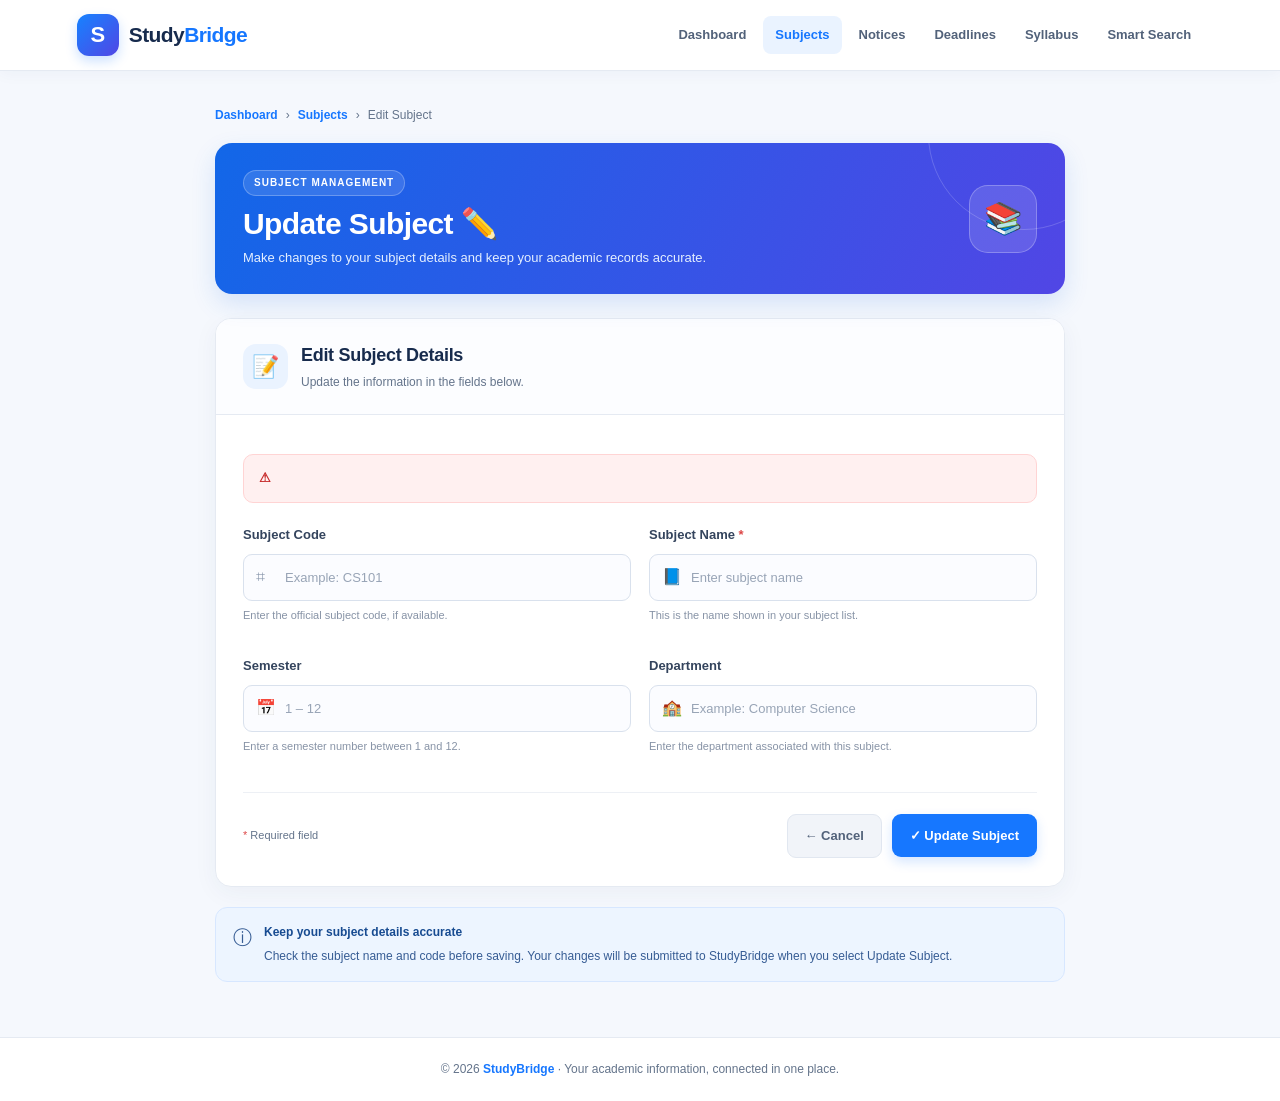
<file: src/main/resources/templates/edit-subject.html>
<!DOCTYPE html>
<html lang="en" xmlns:th="http://www.thymeleaf.org">
<head>
    <meta charset="UTF-8">
    <meta name="viewport" content="width=device-width, initial-scale=1.0">
    <title>Edit Subject | StudyBridge</title>

    <style>
        :root {
            --primary: #1677ff;
            --primary-dark: #0758c9;
            --primary-light: #eaf3ff;
            --text: #172b4d;
            --muted: #64748b;
            --border: #e5eaf2;
            --background: #f5f8fd;
            --white: #ffffff;
            --danger: #c62828;
            --danger-bg: #fff0f0;
        }

        * {
            box-sizing: border-box;
        }

        html {
            scroll-behavior: smooth;
        }

        body {
            margin: 0;
            font-family: "Segoe UI", Arial, sans-serif;
            background: var(--background);
            color: var(--text);
            line-height: 1.6;
        }

        a {
            color: inherit;
            text-decoration: none;
        }

        /* Navigation */
        .navbar {
            position: sticky;
            top: 0;
            z-index: 100;
            display: flex;
            justify-content: space-between;
            align-items: center;
            gap: 20px;
            padding: 14px 6%;
            background: rgba(255, 255, 255, 0.97);
            border-bottom: 1px solid var(--border);
            box-shadow: 0 3px 15px rgba(25, 55, 100, 0.04);
            backdrop-filter: blur(12px);
        }

        .brand {
            display: flex;
            align-items: center;
            gap: 10px;
            flex-shrink: 0;
        }

        .brand-icon {
            display: grid;
            place-items: center;
            width: 42px;
            height: 42px;
            border-radius: 12px;
            color: white;
            font-size: 22px;
            font-weight: 800;
            background: linear-gradient(135deg, #1683ff, #5146e5);
            box-shadow: 0 5px 12px rgba(22, 119, 255, 0.22);
        }

        .brand-name {
            font-size: 21px;
            font-weight: 800;
            letter-spacing: -0.6px;
            color: var(--text);
        }

        .brand-name span {
            color: var(--primary);
        }

        .nav-links {
            display: flex;
            align-items: center;
            gap: 5px;
            flex-wrap: wrap;
        }

        .nav-links a {
            padding: 9px 12px;
            border-radius: 8px;
            color: #52627a;
            font-size: 13px;
            font-weight: 650;
            white-space: nowrap;
            transition: background 0.2s ease, color 0.2s ease;
        }

        .nav-links a:hover,
        .nav-links a.active {
            background: var(--primary-light);
            color: var(--primary);
        }

        /* Main layout */
        .container {
            width: 92%;
            max-width: 850px;
            margin: 35px auto 55px;
            animation: fadeUp 0.5s ease both;
        }

        .breadcrumb {
            display: flex;
            align-items: center;
            gap: 8px;
            margin-bottom: 18px;
            color: var(--muted);
            font-size: 12px;
        }

        .breadcrumb a {
            color: var(--primary);
            font-weight: 650;
        }

        .breadcrumb a:hover {
            text-decoration: underline;
        }

        /* Page banner */
        .page-banner {
            position: relative;
            overflow: hidden;
            display: flex;
            align-items: center;
            justify-content: space-between;
            gap: 20px;
            padding: 25px 28px;
            margin-bottom: 24px;
            border-radius: 17px;
            color: white;
            background: linear-gradient(115deg, #1267e8, #5146e5);
            box-shadow: 0 10px 25px rgba(36, 105, 220, 0.15);
        }

        .page-banner::after {
            content: "";
            position: absolute;
            width: 190px;
            height: 190px;
            right: -55px;
            top: -105px;
            border: 1px solid rgba(255, 255, 255, 0.18);
            border-radius: 50%;
            pointer-events: none;
        }

        .banner-content {
            position: relative;
            z-index: 1;
        }

        .eyebrow {
            display: inline-block;
            padding: 4px 10px;
            margin-bottom: 8px;
            border: 1px solid rgba(255, 255, 255, 0.25);
            border-radius: 20px;
            background: rgba(255, 255, 255, 0.12);
            font-size: 10px;
            font-weight: 750;
            letter-spacing: 1px;
            text-transform: uppercase;
        }

        .page-banner h1 {
            margin: 0 0 5px;
            font-size: clamp(23px, 3vw, 30px);
            line-height: 1.3;
            letter-spacing: -0.6px;
        }

        .page-banner p {
            margin: 0;
            color: #e4efff;
            font-size: 13px;
        }

        .banner-icon {
            position: relative;
            z-index: 1;
            display: grid;
            place-items: center;
            width: 68px;
            height: 68px;
            flex-shrink: 0;
            border: 1px solid rgba(255, 255, 255, 0.25);
            border-radius: 19px;
            background: rgba(255, 255, 255, 0.13);
            font-size: 31px;
            animation: float 3.5s ease-in-out infinite;
        }

        /* Form card */
        .form-card {
            overflow: hidden;
            border: 1px solid var(--border);
            border-radius: 16px;
            background: var(--white);
            box-shadow: 0 6px 25px rgba(32, 60, 100, 0.05);
        }

        .form-header {
            display: flex;
            align-items: center;
            gap: 13px;
            padding: 22px 27px;
            border-bottom: 1px solid var(--border);
            background: #fcfdff;
        }

        .form-header-icon {
            display: grid;
            place-items: center;
            width: 45px;
            height: 45px;
            flex-shrink: 0;
            border-radius: 13px;
            background: var(--primary-light);
            font-size: 22px;
        }

        .form-header h2 {
            margin: 0;
            font-size: 18px;
            letter-spacing: -0.3px;
        }

        .form-header p {
            margin: 3px 0 0;
            color: var(--muted);
            font-size: 12px;
        }

        .form-body {
            padding: 26px 27px 28px;
        }

        .error {
            display: flex;
            align-items: flex-start;
            gap: 10px;
            padding: 13px 15px;
            margin-bottom: 22px;
            border: 1px solid #ffd4d4;
            border-radius: 10px;
            color: var(--danger);
            background: var(--danger-bg);
            font-size: 13px;
            font-weight: 600;
            overflow-wrap: anywhere;
        }

        .form-grid {
            display: grid;
            grid-template-columns: repeat(2, minmax(0, 1fr));
            gap: 21px 18px;
        }

        .form-group {
            min-width: 0;
        }

        .form-group.full-width {
            grid-column: 1 / -1;
        }

        .form-group label {
            display: block;
            margin-bottom: 8px;
            color: #34445d;
            font-size: 13px;
            font-weight: 750;
        }

        .required {
            color: #dc4545;
        }

        .input-wrap {
            position: relative;
        }

        .field-icon {
            position: absolute;
            top: 50%;
            left: 13px;
            transform: translateY(-50%);
            color: #8796ab;
            font-size: 16px;
            pointer-events: none;
        }

        .form-group input {
            display: block;
            width: 100%;
            min-width: 0;
            height: 47px;
            padding: 11px 13px;
            border: 1px solid #d9e1ed;
            border-radius: 9px;
            outline: none;
            color: var(--text);
            background: #fbfcff;
            font-family: inherit;
            font-size: 13px;
            transition: border 0.2s ease, box-shadow 0.2s ease,
            background 0.2s ease;
        }

        .form-group input.with-icon {
            padding-left: 41px;
        }

        .form-group input:focus {
            border-color: var(--primary);
            background: white;
            box-shadow: 0 0 0 4px rgba(22, 119, 255, 0.1);
        }

        .form-group input::placeholder {
            color: #98a4b6;
        }

        .form-group input:focus-visible {
            outline: none;
        }

        .field-hint {
            margin-top: 6px;
            color: #8793a6;
            font-size: 11px;
            line-height: 1.6;
        }

        .form-divider {
            height: 1px;
            margin: 25px 0 21px;
            background: #edf0f5;
        }

        .form-actions {
            display: flex;
            align-items: center;
            justify-content: space-between;
            gap: 14px;
            flex-wrap: wrap;
        }

        .form-note {
            color: var(--muted);
            font-size: 11px;
        }

        .buttons {
            display: flex;
            align-items: center;
            gap: 10px;
        }

        .button {
            display: inline-flex;
            align-items: center;
            justify-content: center;
            gap: 7px;
            min-height: 43px;
            padding: 11px 17px;
            border: 1px solid transparent;
            border-radius: 9px;
            font-family: inherit;
            font-size: 13px;
            font-weight: 750;
            cursor: pointer;
            text-decoration: none;
            white-space: nowrap;
            transition: background 0.2s ease, transform 0.2s ease,
            box-shadow 0.2s ease;
        }

        .submit-button {
            color: white;
            background: var(--primary);
            box-shadow: 0 5px 12px rgba(22, 119, 255, 0.18);
        }

        .submit-button:hover {
            background: var(--primary-dark);
            transform: translateY(-2px);
            box-shadow: 0 8px 18px rgba(22, 119, 255, 0.24);
        }

        .cancel-button {
            color: #52627a;
            background: #f1f4f9;
            border-color: #e1e7f0;
        }

        .cancel-button:hover {
            background: #e6ebf3;
            transform: translateY(-1px);
        }

        .help-card {
            display: flex;
            align-items: flex-start;
            gap: 12px;
            padding: 15px 17px;
            margin-top: 20px;
            border: 1px solid #d7e7ff;
            border-radius: 12px;
            background: #edf5ff;
            color: #365c94;
        }

        .help-icon {
            font-size: 19px;
            flex-shrink: 0;
        }

        .help-card strong {
            display: block;
            margin-bottom: 3px;
            color: #174b91;
            font-size: 12px;
        }

        .help-card p {
            margin: 0;
            font-size: 12px;
            line-height: 1.7;
        }

        footer {
            padding: 22px 6%;
            border-top: 1px solid var(--border);
            background: white;
            color: var(--muted);
            text-align: center;
            font-size: 12px;
        }

        footer strong {
            color: var(--primary);
        }

        @keyframes fadeUp {
            from {
                opacity: 0;
                transform: translateY(14px);
            }
            to {
                opacity: 1;
                transform: translateY(0);
            }
        }

        @keyframes float {
            0%, 100% {
                transform: translateY(0);
            }
            50% {
                transform: translateY(-5px);
            }
        }

        @media (max-width: 1000px) {
            .navbar {
                align-items: flex-start;
                flex-direction: column;
                gap: 12px;
            }

            .nav-links {
                width: 100%;
            }
        }

        @media (max-width: 600px) {
            .navbar {
                padding: 13px 5%;
            }

            .nav-links {
                gap: 4px;
            }

            .nav-links a {
                padding: 8px 9px;
                font-size: 12px;
            }

            .container {
                width: 92%;
                margin-top: 23px;
            }

            .page-banner {
                padding: 23px 20px;
                border-radius: 15px;
            }

            .page-banner h1 {
                font-size: 24px;
            }

            .page-banner p {
                font-size: 12px;
            }

            .banner-icon {
                width: 54px;
                height: 54px;
                border-radius: 15px;
                font-size: 25px;
            }

            .form-header {
                padding: 18px;
            }

            .form-body {
                padding: 21px 18px;
            }

            .form-grid {
                grid-template-columns: 1fr;
                gap: 18px;
            }

            .form-group.full-width {
                grid-column: auto;
            }

            .form-actions {
                align-items: stretch;
                flex-direction: column;
            }

            .buttons {
                display: grid;
                grid-template-columns: 1fr 1fr;
            }

            .button {
                padding: 11px 12px;
            }

            .form-note {
                order: 2;
            }
        }

        @media (prefers-reduced-motion: reduce) {
            *,
            *::before,
            *::after {
                scroll-behavior: auto !important;
                animation-duration: 0.01ms !important;
                animation-iteration-count: 1 !important;
                transition-duration: 0.01ms !important;
            }
        }
    </style>
</head>

<body>

<nav class="navbar">
    <a class="brand" th:href="@{/dashboard}">
        <span class="brand-icon">S</span>
        <span class="brand-name">Study<span>Bridge</span></span>
    </a>

    <div class="nav-links">
        <a th:href="@{/dashboard}">Dashboard</a>
        <a class="active" th:href="@{/subjects}">Subjects</a>
        <a th:href="@{/notices}">Notices</a>
        <a th:href="@{/deadlines}">Deadlines</a>
        <a th:href="@{/syllabus}">Syllabus</a>
        <a th:href="@{/search}">Smart Search</a>
    </div>
</nav>

<main class="container">

    <div class="breadcrumb">
        <a th:href="@{/dashboard}">Dashboard</a>
        <span>›</span>
        <a th:href="@{/subjects}">Subjects</a>
        <span>›</span>
        <span>Edit Subject</span>
    </div>

    <section class="page-banner">
        <div class="banner-content">
            <span class="eyebrow">Subject management</span>
            <h1>Update Subject ✏️</h1>
            <p>Make changes to your subject details and keep your academic records accurate.</p>
        </div>
        <div class="banner-icon" aria-hidden="true">📚</div>
    </section>

    <section class="form-card">

        <div class="form-header">
            <div class="form-header-icon">📝</div>
            <div>
                <h2>Edit Subject Details</h2>
                <p>Update the information in the fields below.</p>
            </div>
        </div>

        <div class="form-body">

            <p class="error"
               th:if="${error}"
               role="alert">
                <span>⚠</span>
                <span th:text="${error}"></span>
            </p>

            <form th:action="@{/subjects/update/{id}(id=${subject.id})}"
                  th:object="${subject}"
                  method="post">

                <div class="form-grid">

                    <div class="form-group">
                        <label for="subjectCode">Subject Code</label>
                        <div class="input-wrap">
                            <span class="field-icon" aria-hidden="true">⌗</span>
                            <input class="with-icon"
                                   type="text"
                                   id="subjectCode"
                                   th:field="*{subjectCode}"
                                   maxlength="30"
                                   placeholder="Example: CS101">
                        </div>
                        <p class="field-hint">Enter the official subject code, if available.</p>
                    </div>

                    <div class="form-group">
                        <label for="subjectName">
                            Subject Name <span class="required">*</span>
                        </label>
                        <div class="input-wrap">
                            <span class="field-icon" aria-hidden="true">📘</span>
                            <input class="with-icon"
                                   type="text"
                                   id="subjectName"
                                   th:field="*{subjectName}"
                                   maxlength="150"
                                   placeholder="Enter subject name"
                                   autocomplete="off"
                                   required>
                        </div>
                        <p class="field-hint">This is the name shown in your subject list.</p>
                    </div>

                    <div class="form-group">
                        <label for="semester">Semester</label>
                        <div class="input-wrap">
                            <span class="field-icon" aria-hidden="true">📅</span>
                            <input class="with-icon"
                                   type="number"
                                   id="semester"
                                   th:field="*{semester}"
                                   min="1"
                                   max="12"
                                   placeholder="1 – 12">
                        </div>
                        <p class="field-hint">Enter a semester number between 1 and 12.</p>
                    </div>

                    <div class="form-group">
                        <label for="department">Department</label>
                        <div class="input-wrap">
                            <span class="field-icon" aria-hidden="true">🏫</span>
                            <input class="with-icon"
                                   type="text"
                                   id="department"
                                   th:field="*{department}"
                                   maxlength="100"
                                   placeholder="Example: Computer Science">
                        </div>
                        <p class="field-hint">Enter the department associated with this subject.</p>
                    </div>

                </div>

                <div class="form-divider"></div>

                <div class="form-actions">
                    <span class="form-note">
                        <span class="required">*</span> Required field
                    </span>

                    <div class="buttons">
                        <a class="button cancel-button" th:href="@{/subjects}">
                            ← Cancel
                        </a>

                        <button class="button submit-button" type="submit">
                            ✓ Update Subject
                        </button>
                    </div>
                </div>

            </form>
        </div>
    </section>

    <aside class="help-card">
        <span class="help-icon">ⓘ</span>
        <div>
            <strong>Keep your subject details accurate</strong>
            <p>Check the subject name and code before saving. Your changes will be submitted to StudyBridge when you select Update Subject.</p>
        </div>
    </aside>

</main>

<footer>
    © <span id="currentYear"></span> <strong>StudyBridge</strong>
    · Your academic information, connected in one place.
</footer>

<script>
    document.getElementById("currentYear").textContent =
        new Date().getFullYear();
</script>

</body>
</html>
</file>
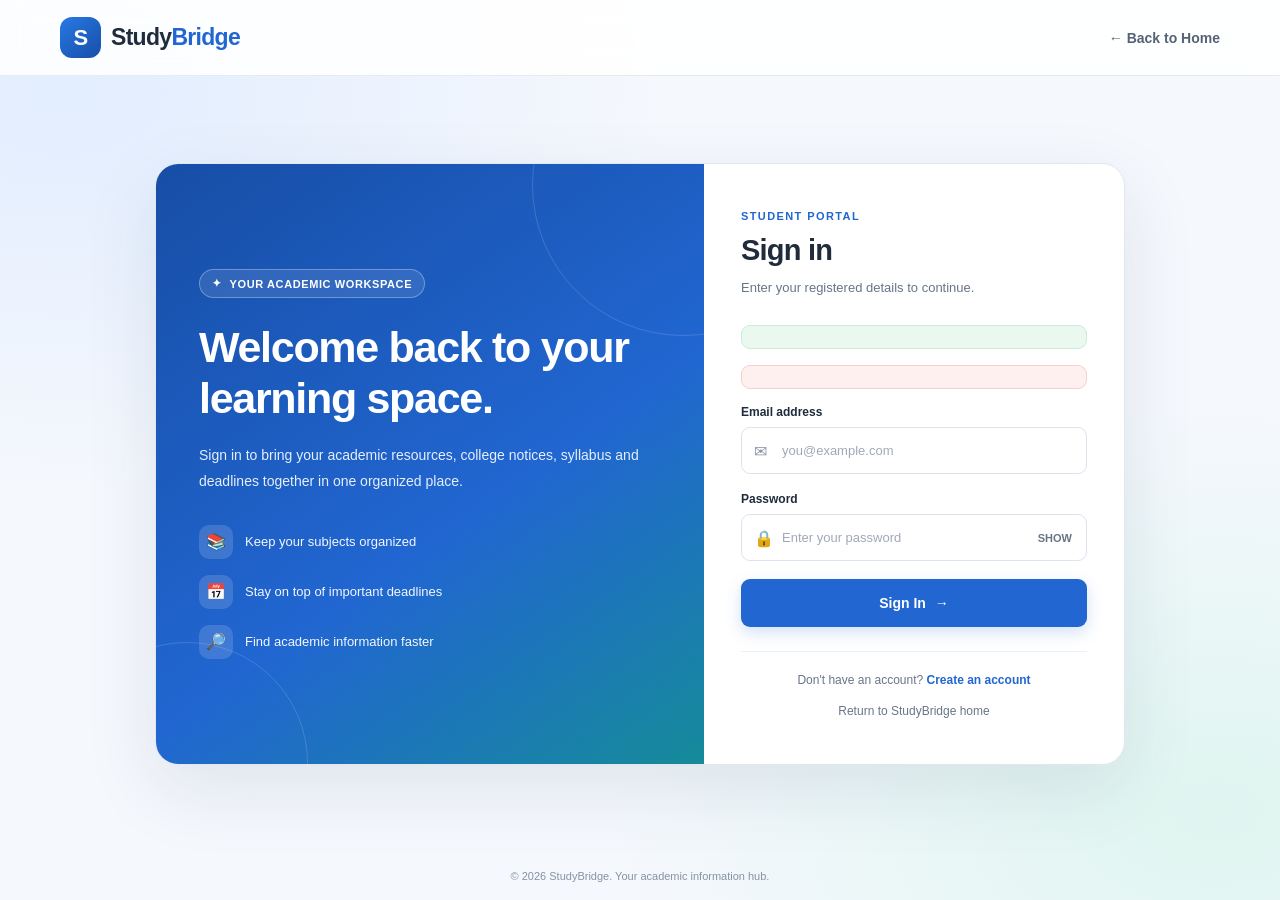
<file: src/main/resources/templates/login.html>
<!DOCTYPE html>
<html lang="en" xmlns:th="http://www.thymeleaf.org">
<head>
    <meta charset="UTF-8">
    <meta name="viewport" content="width=device-width, initial-scale=1.0">
    <meta name="theme-color" content="#ffffff">

    <title>Login | StudyBridge</title>

    <style>
        :root {
            --primary: #2166d1;
            --primary-dark: #174ea6;
            --text: #202b3c;
            --muted: #687589;
            --border: #e1e7ef;
            --background: #f5f8fd;
            --green: #16845b;
            --red: #c62828;
        }

        * {
            box-sizing: border-box;
            margin: 0;
            padding: 0;
        }

        body {
            min-height: 100vh;
            font-family: "Segoe UI", Arial, sans-serif;
            background:
                    radial-gradient(ellipse at 5% 10%, #e2edff 0, transparent 35%),
                    radial-gradient(ellipse at 95% 90%, #dff5f0 0, transparent 35%),
                    var(--background);
            color: var(--text);
            display: flex;
            flex-direction: column;
        }

        a {
            text-decoration: none;
            color: var(--primary);
        }

        .navbar {
            height: 76px;
            display: flex;
            align-items: center;
            border-bottom: 1px solid #e7ebf1;
            background: rgba(255,255,255,.88);
            backdrop-filter: blur(12px);
        }

        .nav-inner {
            width: min(1160px, 92%);
            margin: auto;
            display: flex;
            align-items: center;
            justify-content: space-between;
        }

        .brand {
            display: flex;
            align-items: center;
            gap: 10px;
            color: var(--text);
            font-size: 23px;
            font-weight: 800;
            letter-spacing: -.7px;
        }

        .brand-icon {
            width: 41px;
            height: 41px;
            border-radius: 12px;
            display: grid;
            place-items: center;
            background: linear-gradient(140deg, #2879e6, #174ea6);
            color: white;
            font-size: 22px;
        }

        .brand-name span {
            color: var(--primary);
        }

        .nav-home {
            font-size: 14px;
            font-weight: 600;
            color: #566276;
            transition: color .2s;
        }

        .nav-home:hover {
            color: var(--primary);
        }

        .main {
            flex: 1;
            display: grid;
            place-items: center;
            padding: 46px 18px;
        }

        .login-layout {
            width: min(970px, 100%);
            display: grid;
            grid-template-columns: 1fr 420px;
            background: white;
            border: 1px solid var(--border);
            border-radius: 23px;
            overflow: hidden;
            box-shadow: 0 24px 75px rgba(31, 55, 90, .10);
            animation: enter .65s ease both;
        }

        .welcome-panel {
            position: relative;
            overflow: hidden;
            display: flex;
            flex-direction: column;
            justify-content: center;
            padding: 52px 43px;
            color: white;
            background: linear-gradient(145deg, #174ea6, #2166d1 58%, #168b9a);
        }

        .welcome-panel::before,
        .welcome-panel::after {
            content: "";
            position: absolute;
            border: 1px solid rgba(255,255,255,.15);
            border-radius: 50%;
            pointer-events: none;
        }

        .welcome-panel::before {
            width: 300px;
            height: 300px;
            top: -130px;
            right: -130px;
            animation: float 9s ease-in-out infinite;
        }

        .welcome-panel::after {
            width: 240px;
            height: 240px;
            bottom: -120px;
            left: -90px;
            animation: float 7s ease-in-out infinite reverse;
        }

        .welcome-content {
            position: relative;
            z-index: 1;
        }

        .welcome-label {
            display: inline-flex;
            align-items: center;
            gap: 8px;
            padding: 7px 12px;
            margin-bottom: 24px;
            border: 1px solid rgba(255,255,255,.3);
            border-radius: 30px;
            background: rgba(255,255,255,.1);
            font-size: 11px;
            font-weight: 700;
            letter-spacing: .6px;
            text-transform: uppercase;
        }

        .welcome-content h1 {
            font-size: clamp(30px, 4vw, 43px);
            line-height: 1.18;
            letter-spacing: -1.3px;
            margin-bottom: 18px;
        }

        .welcome-content > p {
            color: #e5efff;
            font-size: 14px;
            line-height: 1.9;
            margin-bottom: 30px;
        }

        .benefits {
            display: grid;
            gap: 16px;
        }

        .benefit {
            display: flex;
            align-items: center;
            gap: 12px;
            font-size: 13px;
            color: #f3f7ff;
        }

        .benefit-icon {
            width: 34px;
            height: 34px;
            flex-shrink: 0;
            display: grid;
            place-items: center;
            border-radius: 10px;
            background: rgba(255,255,255,.14);
            font-size: 16px;
        }

        .form-panel {
            padding: 46px 37px;
            display: flex;
            flex-direction: column;
            justify-content: center;
            min-width: 0;
        }

        .form-heading {
            margin-bottom: 26px;
        }

        .form-heading .small-label {
            display: block;
            color: var(--primary);
            font-size: 11px;
            font-weight: 800;
            text-transform: uppercase;
            letter-spacing: 1.4px;
            margin-bottom: 10px;
        }

        .form-heading h2 {
            font-size: 29px;
            line-height: 1.3;
            letter-spacing: -.8px;
            margin-bottom: 8px;
        }

        .form-heading p {
            color: var(--muted);
            font-size: 13px;
            line-height: 1.7;
        }

        .alert {
            padding: 11px 13px;
            margin-bottom: 16px;
            border-radius: 9px;
            font-size: 12px;
            line-height: 1.6;
            overflow-wrap: anywhere;
            animation: enter .3s ease both;
        }

        .alert-success {
            color: var(--green);
            background: #eaf8f0;
            border: 1px solid #c8edda;
        }

        .alert-error {
            color: var(--red);
            background: #fff0f0;
            border: 1px solid #f6d0d0;
        }

        .form-group {
            margin-bottom: 18px;
        }

        .form-group label {
            display: block;
            font-size: 12px;
            font-weight: 700;
            margin-bottom: 8px;
        }

        .input-wrap {
            position: relative;
        }

        .input-icon {
            position: absolute;
            left: 13px;
            top: 50%;
            transform: translateY(-50%);
            font-size: 16px;
            color: #8995a7;
            pointer-events: none;
        }

        .form-control {
            width: 100%;
            min-height: 47px;
            border: 1px solid #dce3ed;
            border-radius: 9px;
            background: white;
            color: var(--text);
            padding: 12px 42px 12px 40px;
            font-family: inherit;
            font-size: 13px;
            outline: none;
            transition: border-color .2s, box-shadow .2s;
        }

        .form-control::placeholder {
            color: #a0a9b7;
        }

        .form-control:focus {
            border-color: var(--primary);
            box-shadow: 0 0 0 3px rgba(33,102,209,.10);
        }

        .password-toggle {
            position: absolute;
            right: 10px;
            top: 50%;
            transform: translateY(-50%);
            border: 0;
            background: transparent;
            padding: 5px;
            cursor: pointer;
            color: #687589;
            font-size: 11px;
            font-weight: 700;
        }

        .password-toggle:hover {
            color: var(--primary);
        }

        .submit-btn {
            width: 100%;
            min-height: 48px;
            display: flex;
            justify-content: center;
            align-items: center;
            gap: 9px;
            margin-top: 5px;
            border: none;
            border-radius: 9px;
            background: var(--primary);
            color: white;
            font-size: 14px;
            font-weight: 750;
            cursor: pointer;
            box-shadow: 0 6px 16px rgba(33,102,209,.19);
            transition: background .2s, transform .2s, box-shadow .2s;
        }

        .submit-btn:hover {
            background: var(--primary-dark);
            transform: translateY(-2px);
            box-shadow: 0 9px 21px rgba(33,102,209,.25);
        }

        .submit-btn:active {
            transform: translateY(0);
        }

        .register-prompt {
            margin-top: 24px;
            padding-top: 21px;
            border-top: 1px solid #edf0f5;
            text-align: center;
            color: var(--muted);
            font-size: 12px;
        }

        .register-prompt a {
            font-weight: 800;
        }

        .register-prompt a:hover {
            text-decoration: underline;
        }

        .back-link {
            display: inline-block;
            margin-top: 17px;
            text-align: center;
            color: #687589;
            font-size: 12px;
        }

        .back-link:hover {
            color: var(--primary);
        }

        footer {
            padding: 18px;
            text-align: center;
            color: #8792a2;
            font-size: 11px;
        }

        @keyframes enter {
            from {
                opacity: 0;
                transform: translateY(15px);
            }
            to {
                opacity: 1;
                transform: translateY(0);
            }
        }

        @keyframes float {
            0%, 100% { transform: translateY(0); }
            50% { transform: translateY(14px); }
        }

        @media (max-width: 760px) {
            .main {
                padding: 30px 16px;
            }

            .login-layout {
                max-width: 470px;
                grid-template-columns: 1fr;
            }

            .welcome-panel {
                padding: 29px 28px;
            }

            .welcome-content h1 {
                font-size: 29px;
            }

            .welcome-content > p {
                margin-bottom: 19px;
            }

            .benefits {
                grid-template-columns: 1fr;
                gap: 10px;
            }

            .benefit-icon {
                width: 30px;
                height: 30px;
            }

            .form-panel {
                padding: 33px 27px;
            }

            .form-heading h2 {
                font-size: 26px;
            }
        }

        @media (max-width: 390px) {
            .brand {
                font-size: 20px;
            }

            .form-panel {
                padding: 29px 20px;
            }

            .welcome-panel {
                padding: 25px 22px;
            }
        }

        @media (prefers-reduced-motion: reduce) {
            *,
            *::before,
            *::after {
                animation-duration: .01ms !important;
                animation-iteration-count: 1 !important;
                transition-duration: .01ms !important;
            }
        }
    </style>
</head>

<body>

<header class="navbar">
    <div class="nav-inner">
        <a th:href="@{/}" href="/" class="brand">
            <span class="brand-icon">S</span>
            <span class="brand-name">Study<span>Bridge</span></span>
        </a>

        <a th:href="@{/}" href="/" class="nav-home">← Back to Home</a>
    </div>
</header>

<main class="main">
    <div class="login-layout">

        <section class="welcome-panel">
            <div class="welcome-content">
                <div class="welcome-label">
                    <span>✦</span> Your academic workspace
                </div>

                <h1>Welcome back to your learning space.</h1>

                <p>
                    Sign in to bring your academic resources,
                    college notices, syllabus and deadlines
                    together in one organized place.
                </p>

                <div class="benefits">
                    <div class="benefit">
                        <span class="benefit-icon">📚</span>
                        <span>Keep your subjects organized</span>
                    </div>

                    <div class="benefit">
                        <span class="benefit-icon">📅</span>
                        <span>Stay on top of important deadlines</span>
                    </div>

                    <div class="benefit">
                        <span class="benefit-icon">🔎</span>
                        <span>Find academic information faster</span>
                    </div>
                </div>
            </div>
        </section>

        <section class="form-panel">
            <div class="form-heading">
                <span class="small-label">Student portal</span>
                <h2>Sign in</h2>
                <p>Enter your registered details to continue.</p>
            </div>

            <div class="alert alert-success"
                 th:if="${message}"
                 th:text="${message}"
                 role="status"></div>

            <div class="alert alert-error"
                 th:if="${error}"
                 th:text="${error}"
                 role="alert"></div>

            <form th:action="@{/login}" action="/login" method="post">

                <div class="form-group">
                    <label for="email">Email address</label>
                    <div class="input-wrap">
                        <span class="input-icon">✉</span>
                        <input
                                class="form-control"
                                type="email"
                                id="email"
                                name="email"
                                placeholder="you@example.com"
                                autocomplete="email"
                                maxlength="150"
                                required>
                    </div>
                </div>

                <div class="form-group">
                    <label for="password">Password</label>
                    <div class="input-wrap">
                        <span class="input-icon">🔒</span>
                        <input
                                class="form-control"
                                type="password"
                                id="password"
                                name="password"
                                placeholder="Enter your password"
                                autocomplete="current-password"
                                maxlength="100"
                                required>

                        <button
                                class="password-toggle"
                                type="button"
                                id="togglePassword"
                                aria-label="Show password">
                            SHOW
                        </button>
                    </div>
                </div>

                <button class="submit-btn" type="submit">
                    Sign In <span>→</span>
                </button>
            </form>

            <div class="register-prompt">
                Don't have an account?
                <a th:href="@{/register}" href="/register">Create an account</a>
            </div>

            <a th:href="@{/}" href="/" class="back-link">
                Return to StudyBridge home
            </a>
        </section>

    </div>
</main>

<footer>
    © <span id="year"></span> StudyBridge. Your academic information hub.
</footer>

<script>
    document.getElementById("year").textContent =
        new Date().getFullYear();

    const passwordInput = document.getElementById("password");
    const togglePassword = document.getElementById("togglePassword");

    togglePassword.addEventListener("click", function () {
        const showing = passwordInput.type === "text";

        passwordInput.type = showing ? "password" : "text";
        togglePassword.textContent = showing ? "SHOW" : "HIDE";
        togglePassword.setAttribute(
            "aria-label",
            showing ? "Show password" : "Hide password"
        );
    });
</script>

</body>
</html>
</file>
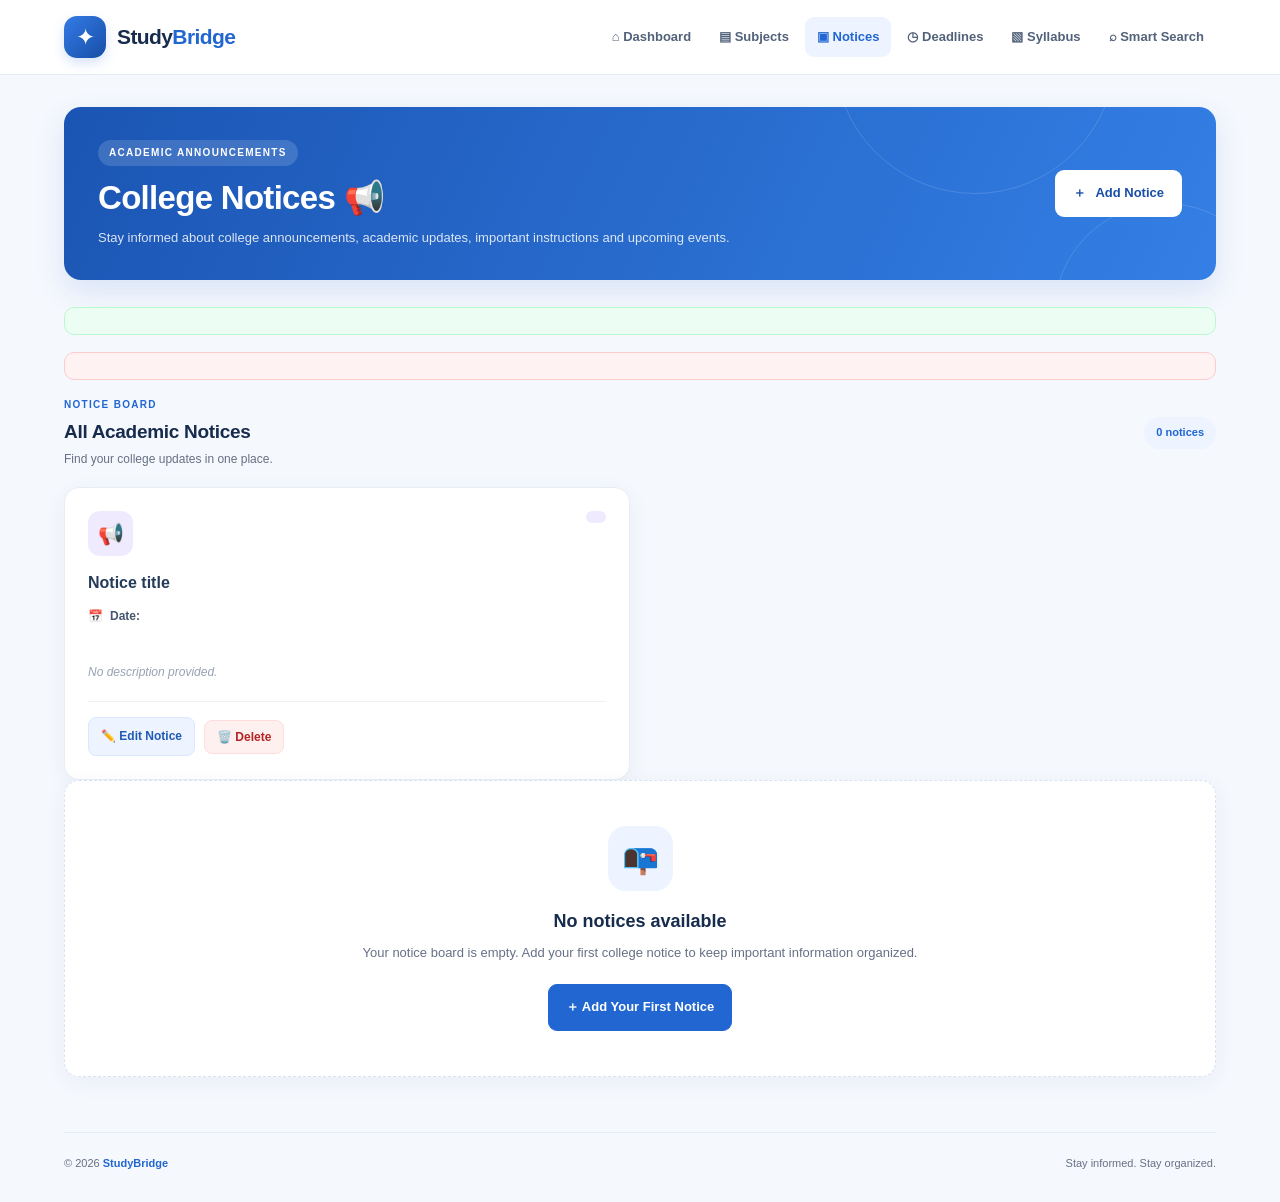
<file: src/main/resources/templates/notices.html>
<!DOCTYPE html>
<html lang="en" xmlns:th="http://www.thymeleaf.org">
<head>
    <meta charset="UTF-8">
    <meta name="viewport" content="width=device-width, initial-scale=1.0">

    <title>College Notices | StudyBridge</title>

    <style>
        :root {
            --primary: #2166d1;
            --primary-dark: #174ea6;
            --primary-light: #edf4ff;
            --text: #172b4d;
            --muted: #667085;
            --border: #e7edf5;
            --background: #f5f8fd;
            --white: #ffffff;
            --purple: #7956d8;
            --shadow: 0 5px 22px rgba(30, 64, 120, 0.055);
        }

        * {
            box-sizing: border-box;
            margin: 0;
            padding: 0;
        }

        body {
            font-family: "Segoe UI", Arial, sans-serif;
            background: var(--background);
            color: var(--text);
            line-height: 1.6;
            min-height: 100vh;
        }

        a {
            color: inherit;
            text-decoration: none;
        }

        /* NAVIGATION */

        .topbar {
            background: var(--white);
            border-bottom: 1px solid var(--border);
            position: sticky;
            top: 0;
            z-index: 100;
        }

        .topbar-inner {
            max-width: 1400px;
            min-height: 74px;
            margin: auto;
            padding: 0 5%;
            display: flex;
            align-items: center;
            justify-content: space-between;
            gap: 22px;
        }

        .brand {
            display: flex;
            align-items: center;
            gap: 11px;
            flex-shrink: 0;
        }

        .brand-icon {
            width: 42px;
            height: 42px;
            display: flex;
            align-items: center;
            justify-content: center;
            background: linear-gradient(135deg, #347be7, #174ea6);
            color: white;
            border-radius: 13px;
            font-size: 23px;
            box-shadow: 0 5px 12px rgba(33, 102, 209, 0.18);
        }

        .brand-name {
            font-size: 21px;
            font-weight: 800;
            letter-spacing: -0.6px;
        }

        .brand-name span {
            color: var(--primary);
        }

        .nav-links {
            display: flex;
            align-items: center;
            gap: 4px;
        }

        .nav-links a {
            padding: 10px 12px;
            border-radius: 9px;
            color: #52627a;
            font-size: 13px;
            font-weight: 650;
            white-space: nowrap;
            transition: background 0.2s, color 0.2s;
        }

        .nav-links a:hover,
        .nav-links a.active {
            background: var(--primary-light);
            color: var(--primary);
        }

        /* MAIN CONTENT */

        .container {
            width: 90%;
            max-width: 1350px;
            margin: 32px auto 55px;
        }

        /* HERO BANNER */

        .page-banner {
            position: relative;
            isolation: isolate;
            overflow: hidden;
            display: flex;
            justify-content: space-between;
            align-items: center;
            gap: 22px;
            padding: 31px 34px;
            margin-bottom: 27px;
            color: white;
            background: linear-gradient(115deg, #1b55b3, #347fe5);
            border-radius: 17px;
            box-shadow: 0 12px 30px rgba(33, 102, 209, 0.13);
            animation: slideUp 0.55s ease both;
        }

        .page-banner::before,
        .page-banner::after {
            content: "";
            position: absolute;
            z-index: -1;
            border: 1px solid rgba(255, 255, 255, 0.14);
            border-radius: 50%;
            pointer-events: none;
        }

        .page-banner::before {
            width: 280px;
            height: 280px;
            right: 100px;
            top: -195px;
        }

        .page-banner::after {
            width: 220px;
            height: 220px;
            right: -60px;
            bottom: -145px;
        }

        .banner-content {
            position: relative;
            z-index: 1;
            min-width: 0;
        }

        .eyebrow {
            display: inline-block;
            padding: 5px 11px;
            margin-bottom: 11px;
            border-radius: 20px;
            background: rgba(255, 255, 255, 0.15);
            font-size: 10px;
            font-weight: 750;
            letter-spacing: 1.3px;
            text-transform: uppercase;
        }

        .banner-content h1 {
            font-size: clamp(25px, 3vw, 33px);
            line-height: 1.3;
            letter-spacing: -0.7px;
            margin-bottom: 8px;
        }

        .banner-content p {
            color: rgba(255, 255, 255, 0.84);
            font-size: 13px;
            max-width: 650px;
        }

        .add-button {
            position: relative;
            z-index: 1;
            display: inline-flex;
            align-items: center;
            justify-content: center;
            gap: 9px;
            padding: 12px 17px;
            background: white;
            color: var(--primary-dark);
            border: 1px solid rgba(255, 255, 255, 0.7);
            border-radius: 9px;
            font-size: 13px;
            font-weight: 750;
            white-space: nowrap;
            transition: transform 0.2s, box-shadow 0.2s;
        }

        .add-button:hover {
            transform: translateY(-2px);
            box-shadow: 0 7px 18px rgba(0, 0, 0, 0.13);
        }

        /* FLASH MESSAGES */

        .message,
        .error {
            padding: 13px 16px;
            margin-bottom: 17px;
            border-radius: 10px;
            font-size: 13px;
            animation: slideUp 0.35s ease both;
        }

        .message {
            color: #166534;
            background: #ecfdf3;
            border: 1px solid #bbf7d0;
        }

        .error {
            color: #991b1b;
            background: #fef2f2;
            border: 1px solid #fecaca;
        }

        /* SECTION HEADING */

        .section-heading {
            display: flex;
            align-items: center;
            justify-content: space-between;
            gap: 15px;
            margin-bottom: 18px;
        }

        .section-heading h2 {
            font-size: 19px;
            letter-spacing: -0.3px;
        }

        .section-heading p {
            color: var(--muted);
            font-size: 12px;
            margin-top: 3px;
        }

        .section-label {
            color: var(--primary);
            font-size: 10px;
            font-weight: 800;
            letter-spacing: 1.3px;
            text-transform: uppercase;
            margin-bottom: 4px;
        }

        .notice-count {
            padding: 7px 12px;
            border-radius: 20px;
            background: var(--primary-light);
            color: var(--primary);
            font-size: 11px;
            font-weight: 750;
            white-space: nowrap;
        }

        /* NOTICE GRID */

        .notice-grid {
            display: grid;
            grid-template-columns: repeat(2, minmax(0, 1fr));
            gap: 20px;
        }

        .notice-card {
            position: relative;
            min-width: 0;
            overflow: hidden;
            padding: 23px;
            background: var(--white);
            border: 1px solid var(--border);
            border-radius: 15px;
            box-shadow: var(--shadow);
            transition: transform 0.25s, box-shadow 0.25s,
            border-color 0.25s;
            animation: slideUp 0.55s ease both;
        }

        .notice-card::before {
            content: "";
            position: absolute;
            top: 0;
            left: 0;
            right: 0;
            height: 3px;
            background: linear-gradient(90deg, var(--primary), #8a72e8);
            transform: scaleX(0);
            transform-origin: left;
            transition: transform 0.3s;
        }

        .notice-card:hover {
            transform: translateY(-4px);
            border-color: #d5e2f6;
            box-shadow: 0 13px 30px rgba(30, 64, 120, 0.09);
        }

        .notice-card:hover::before {
            transform: scaleX(1);
        }

        .notice-top {
            display: flex;
            justify-content: space-between;
            align-items: flex-start;
            gap: 13px;
            margin-bottom: 15px;
        }

        .notice-icon {
            width: 45px;
            height: 45px;
            flex-shrink: 0;
            display: flex;
            align-items: center;
            justify-content: center;
            background: #f0eaff;
            border-radius: 12px;
            font-size: 21px;
        }

        .category {
            display: inline-flex;
            align-items: center;
            max-width: 65%;
            overflow-wrap: anywhere;
            background: #f0eaff;
            color: #6741bd;
            padding: 6px 10px;
            border-radius: 20px;
            font-size: 10px;
            font-weight: 750;
        }

        .notice-card h3 {
            margin: 0 0 12px;
            color: #243b5a;
            font-size: 16px;
            font-weight: 750;
            line-height: 1.5;
            overflow-wrap: anywhere;
        }

        .notice-meta {
            display: flex;
            align-items: center;
            gap: 7px;
            margin-bottom: 13px;
            color: var(--muted);
            font-size: 12px;
        }

        .notice-meta strong {
            color: #45556d;
            font-weight: 700;
        }

        .notice-description {
            color: #59677c;
            font-size: 13px;
            line-height: 1.8;
            overflow-wrap: anywhere;
            white-space: pre-line;
        }

        .no-description {
            color: #98a2b3;
            font-size: 12px;
            font-style: italic;
        }

        .notice-divider {
            height: 1px;
            background: #edf0f5;
            margin: 19px 0 15px;
        }

        /* ACTIONS */

        .actions {
            display: flex;
            align-items: center;
            gap: 9px;
            flex-wrap: wrap;
        }

        .actions form {
            margin: 0;
        }

        .edit-button,
        .delete-button {
            display: inline-flex;
            align-items: center;
            justify-content: center;
            gap: 6px;
            padding: 9px 12px;
            border: 1px solid transparent;
            border-radius: 8px;
            font-family: inherit;
            font-size: 12px;
            font-weight: 750;
            cursor: pointer;
            transition: background 0.2s, transform 0.2s;
        }

        .edit-button {
            background: #edf4ff;
            color: #215ab4;
            border-color: #d9e7ff;
        }

        .edit-button:hover {
            background: #dceaff;
            transform: translateY(-1px);
        }

        .delete-button {
            background: #fff0f0;
            color: #b42323;
            border-color: #ffdddd;
        }

        .delete-button:hover {
            background: #ffe0e0;
            transform: translateY(-1px);
        }

        /* EMPTY STATE */

        .empty {
            padding: 45px 20px;
            text-align: center;
            background: var(--white);
            border: 1px dashed #d7e2f2;
            border-radius: 15px;
            box-shadow: var(--shadow);
            animation: slideUp 0.5s ease both;
        }

        .empty-icon {
            width: 65px;
            height: 65px;
            margin: 0 auto 16px;
            display: flex;
            align-items: center;
            justify-content: center;
            border-radius: 18px;
            background: var(--primary-light);
            font-size: 30px;
        }

        .empty h3 {
            color: var(--text);
            font-size: 18px;
            margin-bottom: 7px;
        }

        .empty p {
            color: var(--muted);
            font-size: 13px;
            margin-bottom: 20px;
        }

        .empty .add-button {
            background: var(--primary);
            color: white;
            border-color: var(--primary);
        }

        .empty .add-button:hover {
            background: var(--primary-dark);
        }

        /* FOOTER */

        footer {
            width: 90%;
            max-width: 1350px;
            margin: 0 auto;
            padding: 22px 0 30px;
            border-top: 1px solid var(--border);
            display: flex;
            justify-content: space-between;
            align-items: center;
            gap: 12px;
            color: var(--muted);
            font-size: 11px;
        }

        footer strong {
            color: var(--primary);
        }

        /* ANIMATIONS */

        @keyframes slideUp {
            from {
                opacity: 0;
                transform: translateY(15px);
            }
            to {
                opacity: 1;
                transform: translateY(0);
            }
        }

        /* RESPONSIVE */

        @media (max-width: 1000px) {
            .topbar-inner {
                padding: 12px 4%;
                flex-wrap: wrap;
                gap: 12px;
            }

            .nav-links {
                order: 3;
                width: 100%;
                overflow-x: auto;
                padding: 7px 0;
                border-top: 1px solid var(--border);
            }

            .nav-links a {
                flex-shrink: 0;
            }

            .container,
            footer {
                width: 92%;
            }

            .notice-grid {
                gap: 15px;
            }
        }

        @media (max-width: 700px) {
            .container {
                margin-top: 22px;
            }

            .page-banner {
                flex-direction: column;
                align-items: flex-start;
                padding: 25px 22px;
                gap: 17px;
            }

            .banner-content h1 {
                font-size: 27px;
            }

            .add-button {
                width: 100%;
            }

            .notice-grid {
                grid-template-columns: 1fr;
            }

            .notice-card {
                padding: 20px;
            }

            .section-heading h2 {
                font-size: 17px;
            }

            footer {
                flex-direction: column;
                text-align: center;
            }
        }

        @media (prefers-reduced-motion: reduce) {
            *,
            *::before,
            *::after {
                animation-duration: 0.01ms !important;
                animation-iteration-count: 1 !important;
                transition-duration: 0.01ms !important;
                scroll-behavior: auto !important;
            }
        }
    </style>
</head>

<body>

<!-- NAVIGATION -->
<header class="topbar">
    <div class="topbar-inner">

        <a th:href="@{/dashboard}" href="/dashboard" class="brand">
            <div class="brand-icon">✦</div>
            <div class="brand-name">Study<span>Bridge</span></div>
        </a>

        <nav class="nav-links" aria-label="Main navigation">
            <a th:href="@{/dashboard}" href="/dashboard">⌂ Dashboard</a>
            <a th:href="@{/subjects}">▤ Subjects</a>
            <a th:href="@{/notices}" class="active">▣ Notices</a>
            <a th:href="@{/deadlines}">◷ Deadlines</a>
            <a th:href="@{/syllabus}">▧ Syllabus</a>
            <a th:href="@{/search}">⌕ Smart Search</a>
        </nav>

    </div>
</header>

<main class="container">

    <!-- PAGE BANNER -->
    <section class="page-banner">

        <div class="banner-content">
            <span class="eyebrow">Academic announcements</span>
            <h1>College Notices 📢</h1>
            <p>
                Stay informed about college announcements, academic updates,
                important instructions and upcoming events.
            </p>
        </div>

        <a class="add-button" th:href="@{/notices/add}">
            <span>＋</span> Add Notice
        </a>

    </section>

    <!-- STATUS MESSAGES -->
    <div class="message"
         th:if="${message}"
         th:text="${message}"
         role="status"></div>

    <div class="error"
         th:if="${error}"
         th:text="${error}"
         role="alert"></div>

    <!-- NOTICE LIST -->
    <section class="notices-section">

        <div class="section-heading">
            <div>
                <div class="section-label">Notice board</div>
                <h2>All Academic Notices</h2>
                <p>Find your college updates in one place.</p>
            </div>

            <span class="notice-count"
                  th:text="${#lists.size(notices)} + ' notices'">
                0 notices
            </span>
        </div>

        <div class="notice-grid"
             th:if="${not #lists.isEmpty(notices)}">

            <article class="notice-card"
                     th:each="notice : ${notices}">

                <div class="notice-top">
                    <div class="notice-icon">📢</div>

                    <span class="category"
                          th:if="${notice.category != null
                                  and !notice.category.isBlank()}"
                          th:text="${notice.category}">
                    </span>
                </div>

                <h3 th:text="${notice.title}">Notice title</h3>

                <div class="notice-meta">
                    <span>📅</span>
                    <strong>Date:</strong>
                    <span th:text="${notice.noticeDate != null
                        ? notice.noticeDate : 'Not specified'}">
                    </span>
                </div>

                <p class="notice-description"
                   th:if="${notice.description != null
                           and !notice.description.isBlank()}"
                   th:text="${notice.description}">
                </p>

                <p class="no-description"
                   th:if="${notice.description == null
                           or notice.description.isBlank()}">
                    No description provided.
                </p>

                <div class="notice-divider"></div>

                <div class="actions">

                    <a class="edit-button"
                       th:href="@{/notices/edit/{id}(id=${notice.id})}">
                        ✏️ Edit Notice
                    </a>

                    <form th:action="@{/notices/delete/{id}(id=${notice.id})}"
                          method="post"
                          onsubmit="return confirm('Delete this notice?');">

                        <button class="delete-button" type="submit">
                            🗑️ Delete
                        </button>

                    </form>

                </div>

            </article>

        </div>

        <!-- EMPTY STATE -->
        <div class="empty"
             th:if="${#lists.isEmpty(notices)}">

            <div class="empty-icon">📭</div>

            <h3>No notices available</h3>

            <p>
                Your notice board is empty. Add your first college notice
                to keep important information organized.
            </p>

            <a class="add-button" th:href="@{/notices/add}">
                ＋ Add Your First Notice
            </a>

        </div>

    </section>

</main>

<footer>
    <span>© <span id="currentYear"></span> <strong>StudyBridge</strong></span>
    <span>Stay informed. Stay organized.</span>
</footer>

<script>
    document.getElementById("currentYear").textContent =
        new Date().getFullYear();
</script>

</body>
</html>
</file>
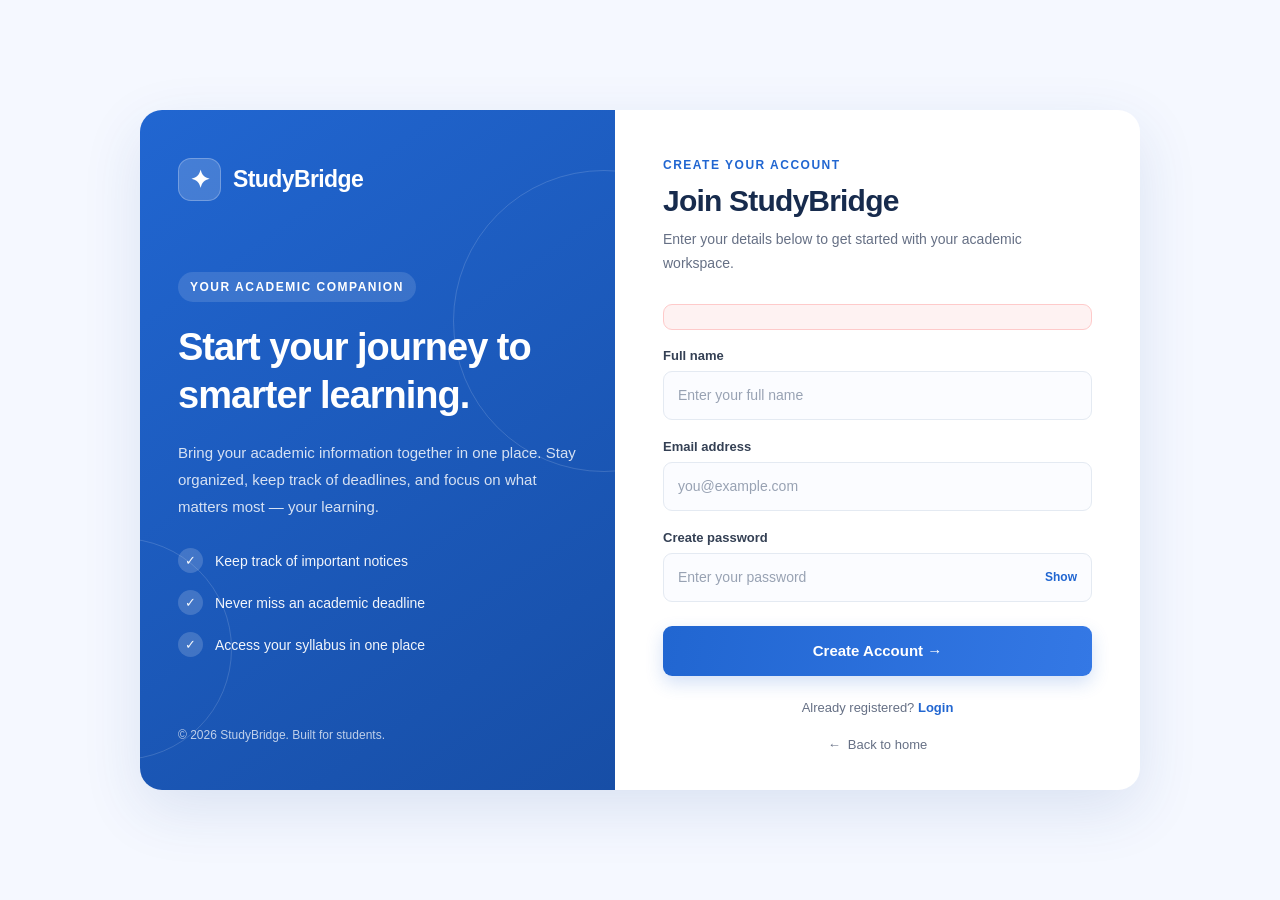
<file: src/main/resources/templates/register.html>
<!DOCTYPE html>
<html lang="en" xmlns:th="http://www.thymeleaf.org">
<head>
    <meta charset="UTF-8">
    <meta name="viewport" content="width=device-width, initial-scale=1.0">

    <title>Create Account | StudyBridge</title>

    <style>
        :root {
            --primary: #2166d1;
            --primary-dark: #174ea6;
            --text-dark: #172b4d;
            --text-muted: #667085;
            --border: #e4eaf2;
            --background: #f5f8ff;
            --white: #ffffff;
        }

        * {
            box-sizing: border-box;
            margin: 0;
            padding: 0;
        }

        body {
            min-height: 100vh;
            font-family: "Segoe UI", Arial, sans-serif;
            background: var(--background);
            display: flex;
            align-items: center;
            justify-content: center;
            padding: 30px 18px;
            color: var(--text-dark);
            overflow-x: hidden;
        }

        .page-wrapper {
            width: 100%;
            max-width: 1000px;
            min-height: 600px;
            display: grid;
            grid-template-columns: 0.95fr 1.05fr;
            background: var(--white);
            border-radius: 22px;
            overflow: hidden;
            box-shadow: 0 20px 60px rgba(29, 78, 150, 0.12);
            animation: pageAppear 0.7s ease both;
        }

        /* Left welcome panel */

        .welcome-panel {
            position: relative;
            overflow: hidden;
            padding: 48px 38px;
            background: linear-gradient(145deg, #2166d1, #174ea6);
            color: var(--white);
            display: flex;
            flex-direction: column;
            justify-content: space-between;
        }

        .welcome-panel::before,
        .welcome-panel::after {
            content: "";
            position: absolute;
            border: 1px solid rgba(255, 255, 255, 0.15);
            border-radius: 50%;
            pointer-events: none;
        }

        .welcome-panel::before {
            width: 300px;
            height: 300px;
            right: -140px;
            top: 60px;
        }

        .welcome-panel::after {
            width: 220px;
            height: 220px;
            left: -130px;
            bottom: 30px;
        }

        .brand,
        .welcome-content,
        .panel-footer {
            position: relative;
            z-index: 1;
        }

        .brand {
            display: flex;
            align-items: center;
            gap: 12px;
            font-size: 23px;
            font-weight: 750;
            letter-spacing: -0.6px;
        }

        .brand-icon {
            width: 43px;
            height: 43px;
            border-radius: 13px;
            background: rgba(255, 255, 255, 0.17);
            border: 1px solid rgba(255, 255, 255, 0.25);
            display: flex;
            align-items: center;
            justify-content: center;
            font-size: 24px;
        }

        .welcome-content {
            margin: 55px 0;
        }

        .welcome-content .eyebrow {
            display: inline-block;
            font-size: 12px;
            font-weight: 700;
            letter-spacing: 1.5px;
            text-transform: uppercase;
            padding: 8px 12px;
            border-radius: 20px;
            background: rgba(255, 255, 255, 0.13);
            margin-bottom: 22px;
        }

        .welcome-content h2 {
            font-size: clamp(29px, 3vw, 38px);
            line-height: 1.25;
            letter-spacing: -1px;
            margin-bottom: 20px;
        }

        .welcome-content p {
            color: rgba(255, 255, 255, 0.82);
            line-height: 1.8;
            font-size: 15px;
        }

        .benefits {
            list-style: none;
            margin-top: 28px;
            display: grid;
            gap: 17px;
        }

        .benefits li {
            display: flex;
            align-items: center;
            gap: 12px;
            font-size: 14px;
            color: rgba(255, 255, 255, 0.94);
        }

        .check-icon {
            width: 25px;
            height: 25px;
            flex-shrink: 0;
            display: flex;
            align-items: center;
            justify-content: center;
            background: rgba(255, 255, 255, 0.17);
            border-radius: 50%;
            font-size: 13px;
        }

        .panel-footer {
            font-size: 12px;
            color: rgba(255, 255, 255, 0.72);
        }

        /* Right registration form */

        .form-panel {
            padding: 48px 48px 38px;
            display: flex;
            flex-direction: column;
            justify-content: center;
            animation: slideUp 0.8s ease 0.1s both;
        }

        .form-heading {
            margin-bottom: 28px;
        }

        .form-heading .small-title {
            color: var(--primary);
            font-size: 12px;
            font-weight: 750;
            letter-spacing: 1.5px;
            text-transform: uppercase;
            margin-bottom: 12px;
        }

        .form-heading h1 {
            font-size: 30px;
            letter-spacing: -0.8px;
            margin-bottom: 10px;
            color: var(--text-dark);
        }

        .form-heading p {
            color: var(--text-muted);
            font-size: 14px;
            line-height: 1.7;
        }

        .error {
            padding: 12px 14px;
            margin-bottom: 18px;
            border: 1px solid #fecaca;
            border-radius: 9px;
            background: #fef2f2;
            color: #b91c1c;
            font-size: 13px;
            line-height: 1.5;
        }

        .form-group {
            margin-bottom: 19px;
        }

        .form-group label {
            display: block;
            font-size: 13px;
            font-weight: 650;
            margin-bottom: 8px;
            color: #344054;
        }

        .input-wrapper {
            position: relative;
        }

        .form-group input {
            display: block;
            width: 100%;
            height: 49px;
            padding: 0 14px;
            border: 1px solid var(--border);
            border-radius: 9px;
            background: #fbfcff;
            outline: none;
            font-family: inherit;
            font-size: 14px;
            color: var(--text-dark);
            transition: border-color 0.25s, box-shadow 0.25s,
            background 0.25s;
        }

        .form-group input::placeholder {
            color: #98a2b3;
        }

        .form-group input:focus {
            background: var(--white);
            border-color: var(--primary);
            box-shadow: 0 0 0 4px rgba(33, 102, 209, 0.1);
        }

        .password-input {
            padding-right: 70px !important;
        }

        .toggle-password {
            position: absolute;
            top: 50%;
            right: 12px;
            transform: translateY(-50%);
            border: none;
            background: transparent;
            color: var(--primary);
            font-family: inherit;
            font-size: 12px;
            font-weight: 700;
            cursor: pointer;
            padding: 7px 3px;
        }

        .toggle-password:hover {
            color: var(--primary-dark);
        }

        .register-button {
            width: 100%;
            min-height: 50px;
            border: none;
            border-radius: 9px;
            margin-top: 5px;
            background: linear-gradient(100deg, var(--primary), #3478e5);
            color: var(--white);
            font-family: inherit;
            font-size: 15px;
            font-weight: 700;
            cursor: pointer;
            box-shadow: 0 7px 18px rgba(33, 102, 209, 0.2);
            transition: transform 0.25s, box-shadow 0.25s,
            background 0.25s;
        }

        .register-button:hover {
            background: linear-gradient(100deg, var(--primary-dark), var(--primary));
            transform: translateY(-2px);
            box-shadow: 0 10px 22px rgba(33, 102, 209, 0.28);
        }

        .register-button:active {
            transform: translateY(0);
        }

        .login-link {
            text-align: center;
            margin-top: 24px;
            font-size: 13px;
            color: var(--text-muted);
        }

        a {
            color: var(--primary);
            font-weight: 700;
            text-decoration: none;
            transition: color 0.2s;
        }

        a:hover {
            color: var(--primary-dark);
            text-decoration: underline;
        }

        .back-home {
            display: inline-flex;
            align-items: center;
            gap: 7px;
            margin-top: 22px;
            align-self: center;
            color: var(--text-muted);
            font-size: 13px;
            font-weight: 500;
        }

        .back-home:hover {
            color: var(--primary);
        }

        /* Animations */

        @keyframes pageAppear {
            from {
                opacity: 0;
                transform: translateY(18px) scale(0.99);
            }
            to {
                opacity: 1;
                transform: translateY(0) scale(1);
            }
        }

        @keyframes slideUp {
            from {
                opacity: 0;
                transform: translateY(15px);
            }
            to {
                opacity: 1;
                transform: translateY(0);
            }
        }

        /* Responsive layout */

        @media (max-width: 760px) {
            .page-wrapper {
                max-width: 480px;
                grid-template-columns: 1fr;
            }

            .welcome-panel {
                padding: 28px 30px;
            }

            .welcome-content {
                margin: 30px 0 20px;
            }

            .welcome-content h2 {
                font-size: 28px;
            }

            .welcome-content p {
                font-size: 14px;
            }

            .benefits {
                gap: 12px;
                margin-top: 20px;
            }

            .panel-footer {
                margin-top: 25px;
            }

            .form-panel {
                padding: 36px 30px;
            }
        }

        @media (max-width: 380px) {
            body {
                padding: 15px 10px;
            }

            .welcome-panel,
            .form-panel {
                padding-left: 22px;
                padding-right: 22px;
            }

            .form-heading h1 {
                font-size: 26px;
            }
        }

        @media (prefers-reduced-motion: reduce) {
            *,
            *::before,
            *::after {
                animation-duration: 0.01ms !important;
                animation-iteration-count: 1 !important;
                transition-duration: 0.01ms !important;
                scroll-behavior: auto !important;
            }
        }
    </style>
</head>

<body>

<div class="page-wrapper">

    <!-- Welcome panel -->
    <section class="welcome-panel">

        <a href="/" style="color: inherit; text-decoration: none;">
            <div class="brand">
                <div class="brand-icon">✦</div>
                <span>StudyBridge</span>
            </div>
        </a>

        <div class="welcome-content">
            <span class="eyebrow">Your academic companion</span>

            <h2>Start your journey to smarter learning.</h2>

            <p>
                Bring your academic information together in one place.
                Stay organized, keep track of deadlines, and focus on what
                matters most — your learning.
            </p>

            <ul class="benefits">
                <li>
                    <span class="check-icon">✓</span>
                    Keep track of important notices
                </li>
                <li>
                    <span class="check-icon">✓</span>
                    Never miss an academic deadline
                </li>
                <li>
                    <span class="check-icon">✓</span>
                    Access your syllabus in one place
                </li>
            </ul>
        </div>

        <div class="panel-footer">
            © <span id="currentYear"></span> StudyBridge. Built for students.
        </div>

    </section>

    <!-- Registration form -->
    <main class="form-panel">

        <div class="form-heading">
            <div class="small-title">Create your account</div>
            <h1>Join StudyBridge</h1>
            <p>
                Enter your details below to get started with your
                academic workspace.
            </p>
        </div>

        <p class="error"
           th:if="${error}"
           th:text="${error}"
           role="alert"></p>

        <form th:action="@{/register}" action="/register" method="post">

            <div class="form-group">
                <label for="fullName">Full name</label>
                <input
                        type="text"
                        id="fullName"
                        name="fullName"
                        placeholder="Enter your full name"
                        maxlength="100"
                        autocomplete="name"
                        required>
            </div>

            <div class="form-group">
                <label for="email">Email address</label>
                <input
                        type="email"
                        id="email"
                        name="email"
                        placeholder="you@example.com"
                        maxlength="150"
                        autocomplete="email"
                        required>
            </div>

            <div class="form-group">
                <label for="password">Create password</label>

                <div class="input-wrapper">
                    <input
                            type="password"
                            id="password"
                            name="password"
                            class="password-input"
                            placeholder="Enter your password"
                            maxlength="100"
                            autocomplete="new-password"
                            required>

                    <button
                            type="button"
                            class="toggle-password"
                            id="togglePassword"
                            aria-controls="password"
                            aria-label="Show password">
                        Show
                    </button>
                </div>
            </div>

            <button type="submit" class="register-button">
                Create Account →
            </button>

        </form>

        <div class="login-link">
            Already registered?
            <a th:href="@{/login}" href="/login">Login</a>
        </div>

        <a th:href="@{/}" href="/" class="back-home">
            <span>←</span> Back to home
        </a>

    </main>

</div>

<script>
    // Display the current year in the footer
    document.getElementById("currentYear").textContent =
        new Date().getFullYear();

    // Show or hide the password
    const passwordInput = document.getElementById("password");
    const togglePassword = document.getElementById("togglePassword");

    togglePassword.addEventListener("click", function () {
        const isPasswordHidden = passwordInput.type === "password";

        passwordInput.type = isPasswordHidden ? "text" : "password";
        togglePassword.textContent = isPasswordHidden ? "Hide" : "Show";
        togglePassword.setAttribute(
            "aria-label",
            isPasswordHidden ? "Hide password" : "Show password"
        );
    });
</script>

</body>
</html>
</file>
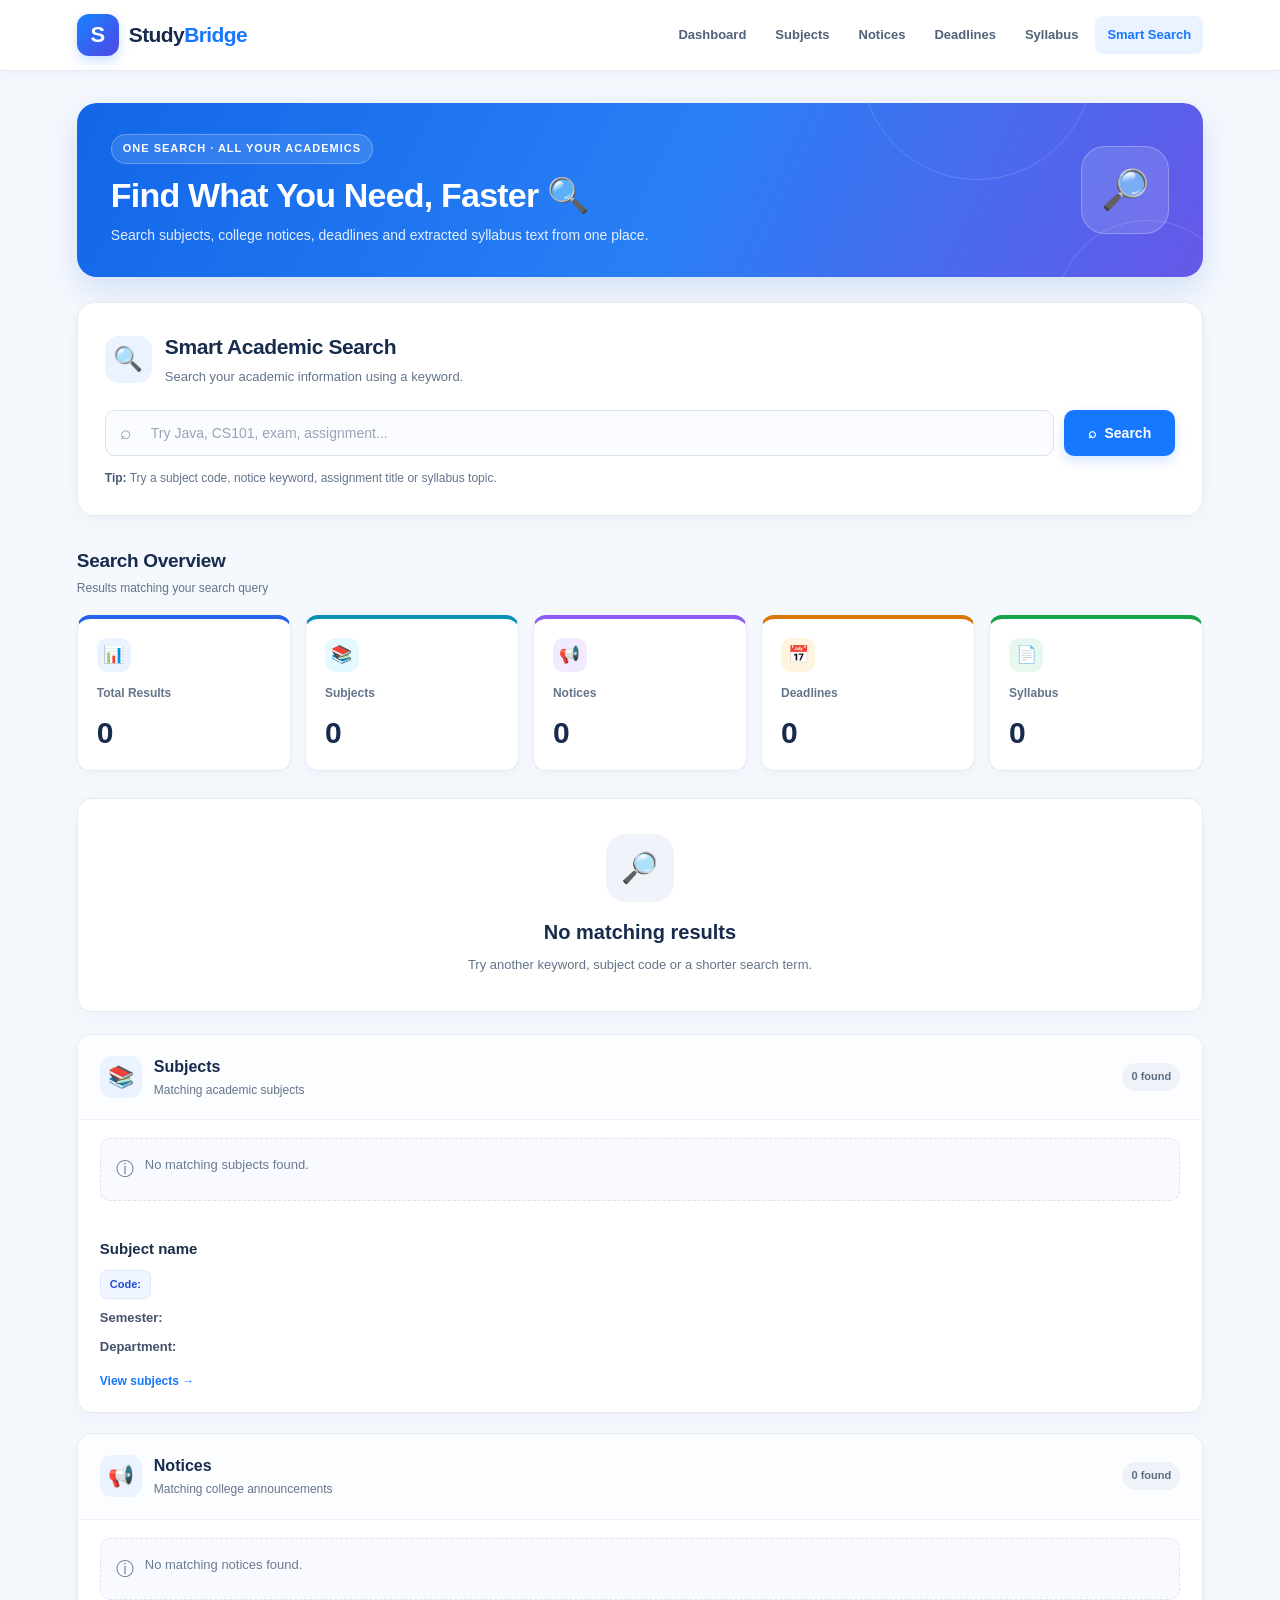
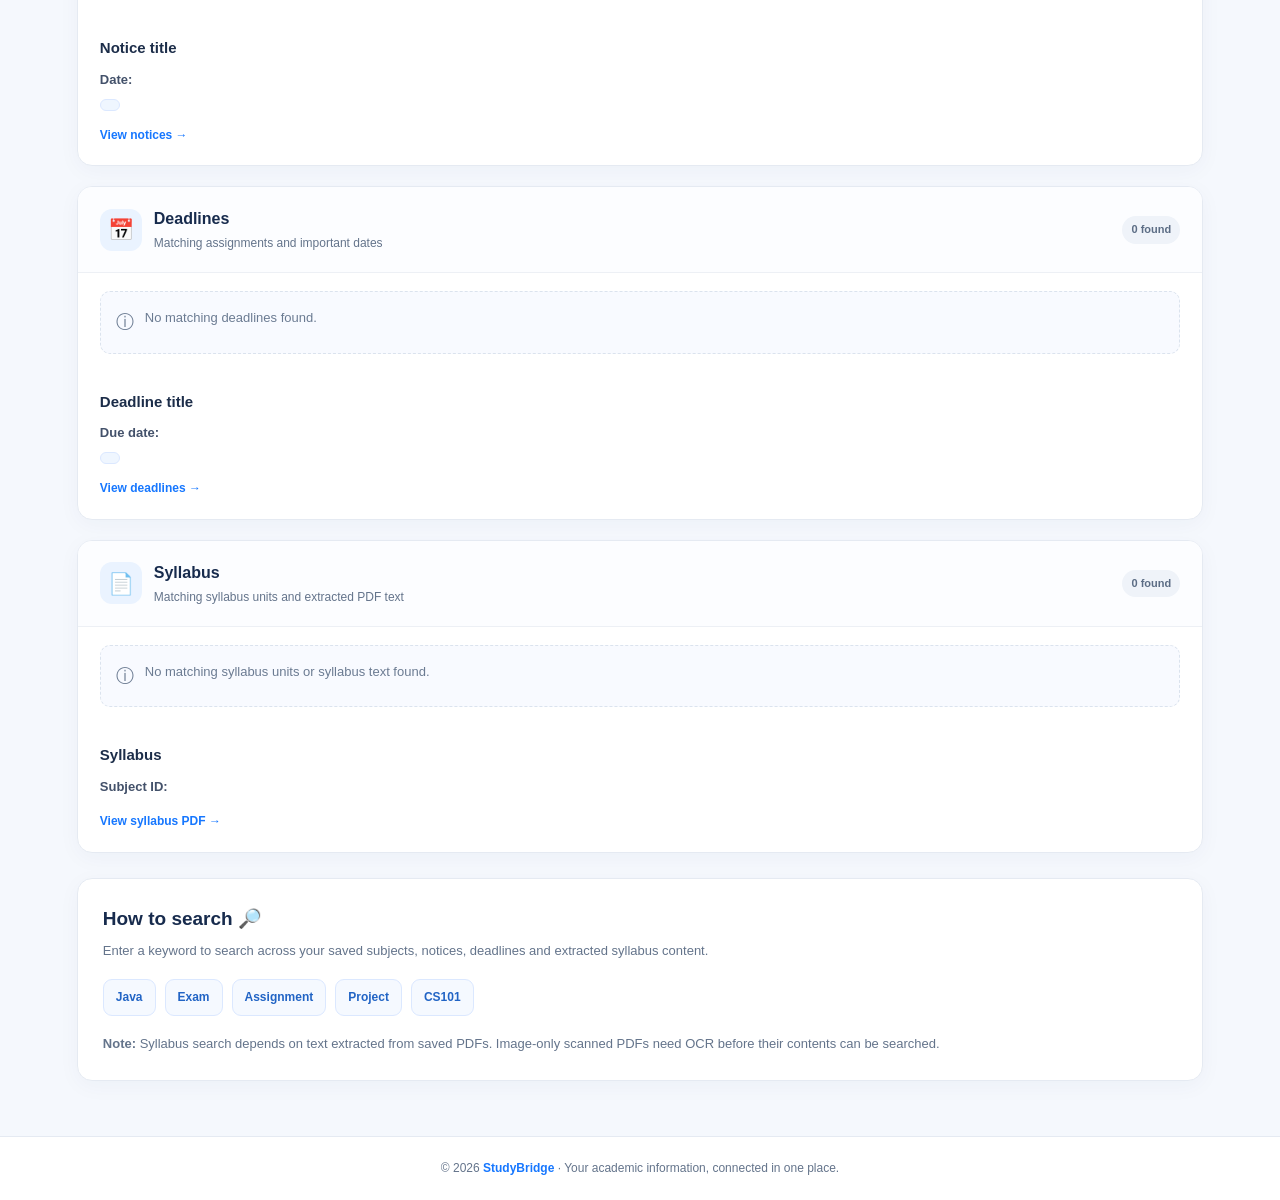
<file: src/main/resources/templates/search.html>
<!DOCTYPE html>
<html lang="en" xmlns:th="http://www.thymeleaf.org">
<head>
    <meta charset="UTF-8">
    <meta name="viewport" content="width=device-width, initial-scale=1.0">
    <title>Smart Search | StudyBridge</title>

    <style>
        :root {
            --primary: #1677ff;
            --primary-dark: #0758c9;
            --primary-light: #eaf3ff;
            --text: #172b4d;
            --muted: #64748b;
            --border: #e5eaf2;
            --background: #f5f8fd;
            --white: #ffffff;
            --success: #167847;
            --success-bg: #e8f8ef;
            --danger: #c62828;
            --danger-bg: #fff0f0;
        }

        * {
            box-sizing: border-box;
        }

        html {
            scroll-behavior: smooth;
        }

        body {
            margin: 0;
            font-family: "Segoe UI", Arial, sans-serif;
            background: var(--background);
            color: var(--text);
            line-height: 1.6;
        }

        a {
            color: inherit;
        }

        /* Navigation */
        .navbar {
            position: sticky;
            top: 0;
            z-index: 100;
            display: flex;
            justify-content: space-between;
            align-items: center;
            gap: 20px;
            padding: 14px 6%;
            background: rgba(255, 255, 255, 0.96);
            border-bottom: 1px solid var(--border);
            box-shadow: 0 3px 15px rgba(25, 55, 100, 0.04);
            backdrop-filter: blur(12px);
        }

        .brand {
            display: flex;
            align-items: center;
            gap: 10px;
            flex-shrink: 0;
            text-decoration: none;
        }

        .brand-icon {
            display: grid;
            place-items: center;
            width: 42px;
            height: 42px;
            border-radius: 12px;
            color: white;
            font-size: 22px;
            font-weight: 800;
            background: linear-gradient(135deg, #1683ff, #5146e5);
            box-shadow: 0 5px 12px rgba(22, 119, 255, 0.22);
        }

        .brand-name {
            font-size: 21px;
            font-weight: 800;
            letter-spacing: -0.6px;
            color: var(--text);
        }

        .brand-name span {
            color: var(--primary);
        }

        .nav-links {
            display: flex;
            align-items: center;
            gap: 5px;
            flex-wrap: wrap;
        }

        .nav-links a {
            padding: 9px 12px;
            border-radius: 8px;
            text-decoration: none;
            color: #52627a;
            font-size: 13px;
            font-weight: 650;
            transition: background 0.2s ease, color 0.2s ease;
        }

        .nav-links a:hover,
        .nav-links a.active {
            background: var(--primary-light);
            color: var(--primary);
        }

        /* Main layout */
        .container {
            width: 88%;
            max-width: 1150px;
            margin: 32px auto 55px;
            animation: fadeUp 0.55s ease both;
        }

        .hero {
            position: relative;
            overflow: hidden;
            display: flex;
            justify-content: space-between;
            align-items: center;
            gap: 24px;
            padding: 31px 34px;
            margin-bottom: 25px;
            border-radius: 20px;
            color: white;
            background: linear-gradient(115deg, #1267e8 0%, #287ff5 53%, #6658e8 100%);
            box-shadow: 0 12px 30px rgba(36, 105, 220, 0.17);
        }

        .hero::before,
        .hero::after {
            content: "";
            position: absolute;
            border: 1px solid rgba(255, 255, 255, 0.15);
            border-radius: 50%;
            pointer-events: none;
        }

        .hero::before {
            width: 230px;
            height: 230px;
            right: 110px;
            top: -155px;
        }

        .hero::after {
            width: 180px;
            height: 180px;
            right: -35px;
            bottom: -125px;
        }

        .hero-content {
            position: relative;
            z-index: 1;
        }

        .eyebrow {
            display: inline-block;
            padding: 5px 11px;
            margin-bottom: 10px;
            border: 1px solid rgba(255, 255, 255, 0.27);
            border-radius: 30px;
            background: rgba(255, 255, 255, 0.12);
            font-size: 11px;
            font-weight: 750;
            letter-spacing: 1px;
            text-transform: uppercase;
        }

        .hero h1 {
            margin: 0 0 8px;
            font-size: clamp(25px, 3vw, 34px);
            line-height: 1.25;
            letter-spacing: -0.8px;
        }

        .hero p {
            max-width: 650px;
            margin: 0;
            color: #e4efff;
            font-size: 14px;
        }

        .hero-icon {
            position: relative;
            z-index: 1;
            display: grid;
            place-items: center;
            width: 88px;
            height: 88px;
            flex-shrink: 0;
            border: 1px solid rgba(255, 255, 255, 0.25);
            border-radius: 24px;
            background: rgba(255, 255, 255, 0.13);
            font-size: 39px;
            animation: float 3.5s ease-in-out infinite;
        }

        /* Search panel */
        .search-card {
            position: relative;
            padding: 27px;
            margin-bottom: 25px;
            border: 1px solid var(--border);
            border-radius: 17px;
            background: var(--white);
            box-shadow: 0 5px 22px rgba(32, 60, 100, 0.045);
        }

        .search-heading {
            display: flex;
            align-items: center;
            gap: 13px;
            margin-bottom: 8px;
        }

        .search-icon {
            display: grid;
            place-items: center;
            width: 47px;
            height: 47px;
            flex-shrink: 0;
            border-radius: 14px;
            background: var(--primary-light);
            font-size: 24px;
        }

        .search-heading h2 {
            margin: 0;
            font-size: 21px;
            letter-spacing: -0.4px;
        }

        .search-heading p {
            margin: 3px 0 0;
            color: var(--muted);
            font-size: 13px;
        }

        .search-form {
            display: flex;
            align-items: stretch;
            gap: 10px;
            margin-top: 22px;
        }

        .input-wrap {
            position: relative;
            display: flex;
            align-items: center;
            flex: 1;
            min-width: 0;
        }

        .input-icon {
            position: absolute;
            left: 15px;
            color: #8a98ad;
            font-size: 19px;
            pointer-events: none;
        }

        .search-form input {
            width: 100%;
            min-width: 0;
            padding: 14px 16px 14px 45px;
            border: 1px solid #d9e1ed;
            border-radius: 10px;
            outline: none;
            background: #fbfcff;
            color: var(--text);
            font-family: inherit;
            font-size: 14px;
            transition: border 0.2s ease, box-shadow 0.2s ease,
            background 0.2s ease;
        }

        .search-form input:focus {
            border-color: var(--primary);
            background: white;
            box-shadow: 0 0 0 4px rgba(22, 119, 255, 0.1);
        }

        .search-form input::placeholder {
            color: #98a4b6;
        }

        .search-button {
            display: inline-flex;
            align-items: center;
            justify-content: center;
            gap: 8px;
            padding: 0 24px;
            border: none;
            border-radius: 10px;
            color: white;
            background: var(--primary);
            box-shadow: 0 5px 12px rgba(22, 119, 255, 0.18);
            font-family: inherit;
            font-size: 14px;
            font-weight: 750;
            cursor: pointer;
            transition: transform 0.2s ease, background 0.2s ease,
            box-shadow 0.2s ease;
        }

        .search-button:hover {
            background: var(--primary-dark);
            transform: translateY(-2px);
            box-shadow: 0 8px 18px rgba(22, 119, 255, 0.24);
        }

        .search-hint {
            margin: 13px 0 0;
            color: var(--muted);
            font-size: 12px;
        }

        .search-hint strong {
            color: #455873;
        }

        /* Summary cards */
        .summary {
            display: grid;
            grid-template-columns: repeat(5, minmax(0, 1fr));
            gap: 14px;
            margin-bottom: 27px;
        }

        .summary-card {
            position: relative;
            overflow: hidden;
            padding: 19px;
            border: 1px solid var(--border);
            border-top: 4px solid #94a3b8;
            border-radius: 13px;
            background: white;
            box-shadow: 0 4px 16px rgba(32, 60, 100, 0.035);
            transition: transform 0.2s ease, box-shadow 0.2s ease;
        }

        .summary-card:hover {
            transform: translateY(-3px);
            box-shadow: 0 9px 20px rgba(32, 60, 100, 0.07);
        }

        .summary-card h3 {
            margin: 0 0 12px;
            color: var(--muted);
            font-size: 12px;
            font-weight: 700;
        }

        .summary-card p {
            margin: 0;
            color: var(--text);
            font-size: 30px;
            font-weight: 800;
            line-height: 1.2;
        }

        .summary-icon {
            display: grid;
            place-items: center;
            width: 34px;
            height: 34px;
            margin-bottom: 12px;
            border-radius: 10px;
            background: #f0f4fa;
            font-size: 17px;
        }

        .summary-card.total {
            border-top-color: #2563eb;
        }

        .summary-card.total .summary-icon {
            background: #eaf3ff;
        }

        .summary-card.subjects {
            border-top-color: #0891b2;
        }

        .summary-card.subjects .summary-icon {
            background: #e4f9ff;
        }

        .summary-card.notices {
            border-top-color: #8b5cf6;
        }

        .summary-card.notices .summary-icon {
            background: #f2ebff;
        }

        .summary-card.deadlines {
            border-top-color: #d97706;
        }

        .summary-card.deadlines .summary-icon {
            background: #fff4df;
        }

        .summary-card.syllabus {
            border-top-color: #16a34a;
        }

        .summary-card.syllabus .summary-icon {
            background: #e8f8ef;
        }

        /* Results sections */
        .results-heading {
            display: flex;
            justify-content: space-between;
            align-items: center;
            gap: 15px;
            margin: 30px 0 16px;
        }

        .results-heading h2 {
            margin: 0;
            font-size: 19px;
            letter-spacing: -0.3px;
        }

        .results-heading p {
            margin: 3px 0 0;
            color: var(--muted);
            font-size: 12px;
        }

        .section {
            overflow: hidden;
            margin-bottom: 20px;
            border: 1px solid var(--border);
            border-radius: 15px;
            background: white;
            box-shadow: 0 5px 22px rgba(32, 60, 100, 0.04);
            animation: fadeUp 0.45s ease both;
        }

        .section-header {
            display: flex;
            align-items: center;
            gap: 12px;
            padding: 19px 22px;
            border-bottom: 1px solid #edf0f5;
            background: #fcfdff;
        }

        .section-icon {
            display: grid;
            place-items: center;
            width: 42px;
            height: 42px;
            flex-shrink: 0;
            border-radius: 12px;
            background: var(--primary-light);
            font-size: 21px;
        }

        .section-header h2 {
            margin: 0;
            font-size: 16px;
        }

        .section-header p {
            margin: 2px 0 0;
            color: var(--muted);
            font-size: 12px;
        }

        .result-count {
            margin-left: auto;
            padding: 5px 9px;
            border-radius: 20px;
            background: #eff3f9;
            color: #5c6d85;
            font-size: 11px;
            font-weight: 750;
            white-space: nowrap;
        }

        .result-list {
            padding: 0 22px;
        }

        .result {
            padding: 19px 0;
            border-bottom: 1px solid #edf0f5;
            overflow-wrap: anywhere;
            transition: background 0.2s ease;
        }

        .result:last-child {
            border-bottom: none;
        }

        .result h3 {
            margin: 0 0 9px;
            color: #1c2d49;
            font-size: 15px;
            line-height: 1.5;
        }

        .result p {
            margin: 7px 0;
            color: #64748b;
            font-size: 13px;
            line-height: 1.7;
        }

        .result p strong {
            color: #43516a;
        }

        .result-meta {
            display: flex;
            align-items: center;
            flex-wrap: wrap;
            gap: 8px;
            margin: 8px 0;
        }

        .tag {
            display: inline-flex;
            align-items: center;
            padding: 5px 9px;
            border: 1px solid #dbe8ff;
            border-radius: 7px;
            background: #eff6ff;
            color: #1d4ed8;
            font-size: 11px;
            font-weight: 750;
        }

        .result-link {
            display: inline-flex;
            align-items: center;
            gap: 6px;
            margin-top: 7px;
            color: var(--primary);
            font-size: 12px;
            font-weight: 750;
            text-decoration: none;
            transition: gap 0.2s ease;
        }

        .result-link:hover {
            gap: 10px;
            color: var(--primary-dark);
        }

        .empty {
            display: flex;
            align-items: flex-start;
            gap: 11px;
            margin: 18px 22px;
            padding: 15px;
            border: 1px dashed #dbe3ee;
            border-radius: 10px;
            background: #f8faff;
            color: #6b7b92;
            font-size: 13px;
            line-height: 1.7;
        }

        .empty-icon {
            font-size: 18px;
            flex-shrink: 0;
        }

        /* No overall results */
        .no-results {
            padding: 35px 22px;
            margin-bottom: 22px;
            border: 1px solid var(--border);
            border-radius: 15px;
            background: white;
            text-align: center;
            box-shadow: 0 5px 22px rgba(32, 60, 100, 0.04);
        }

        .no-results-icon {
            display: grid;
            place-items: center;
            width: 68px;
            height: 68px;
            margin: 0 auto 14px;
            border-radius: 20px;
            background: #f0f4fa;
            font-size: 30px;
        }

        .no-results h2 {
            margin: 0 0 7px;
            font-size: 20px;
        }

        .no-results p {
            margin: 0;
            color: var(--muted);
            font-size: 13px;
        }

        /* Getting started */
        .guide-card {
            padding: 25px;
            margin-top: 25px;
            border: 1px solid var(--border);
            border-radius: 15px;
            background: white;
            box-shadow: 0 5px 22px rgba(32, 60, 100, 0.04);
        }

        .guide-card h2 {
            margin: 0 0 7px;
            font-size: 19px;
        }

        .guide-card > p {
            margin: 0;
            color: var(--muted);
            font-size: 13px;
        }

        .example-chips {
            display: flex;
            flex-wrap: wrap;
            gap: 9px;
            margin-top: 17px;
        }

        .example-chip {
            display: inline-block;
            padding: 8px 12px;
            border: 1px solid #dbe8ff;
            border-radius: 9px;
            color: #2164c5;
            background: #f5f9ff;
            font-size: 12px;
            font-weight: 700;
            text-decoration: none;
            transition: background 0.2s ease, transform 0.2s ease;
        }

        .example-chip:hover {
            background: #e6f1ff;
            transform: translateY(-2px);
        }

        footer {
            padding: 22px 6%;
            border-top: 1px solid var(--border);
            background: white;
            color: var(--muted);
            text-align: center;
            font-size: 12px;
        }

        footer strong {
            color: var(--primary);
        }

        @keyframes fadeUp {
            from {
                opacity: 0;
                transform: translateY(14px);
            }
            to {
                opacity: 1;
                transform: translateY(0);
            }
        }

        @keyframes float {
            0%, 100% {
                transform: translateY(0);
            }
            50% {
                transform: translateY(-6px);
            }
        }

        @media (max-width: 1000px) {
            .navbar {
                align-items: flex-start;
                flex-direction: column;
                gap: 12px;
            }

            .nav-links {
                width: 100%;
            }

            .container {
                width: 92%;
            }

            .summary {
                grid-template-columns: repeat(3, minmax(0, 1fr));
            }
        }

        @media (max-width: 700px) {
            .summary {
                grid-template-columns: repeat(2, minmax(0, 1fr));
            }

            .summary-card.total {
                grid-column: span 2;
            }

            .hero {
                padding: 25px 22px;
            }
        }

        @media (max-width: 600px) {
            .navbar {
                padding: 13px 5%;
            }

            .nav-links {
                gap: 4px;
            }

            .nav-links a {
                padding: 8px 9px;
                font-size: 12px;
            }

            .container {
                width: 92%;
                margin-top: 22px;
            }

            .hero {
                border-radius: 16px;
            }

            .hero h1 {
                font-size: 25px;
            }

            .hero p {
                font-size: 12px;
            }

            .hero-icon {
                width: 60px;
                height: 60px;
                border-radius: 17px;
                font-size: 28px;
            }

            .search-card {
                padding: 19px;
            }

            .search-heading h2 {
                font-size: 18px;
            }

            .search-form {
                flex-direction: column;
            }

            .search-form input {
                padding-top: 13px;
                padding-bottom: 13px;
            }

            .search-button {
                min-height: 45px;
            }

            .summary {
                gap: 10px;
            }

            .summary-card {
                padding: 15px;
            }

            .summary-card p {
                font-size: 26px;
            }

            .section-header {
                padding: 15px;
            }

            .result-list {
                padding: 0 15px;
            }

            .empty {
                margin: 14px;
            }

            .guide-card {
                padding: 19px;
            }
        }

        @media (prefers-reduced-motion: reduce) {
            *,
            *::before,
            *::after {
                scroll-behavior: auto !important;
                animation-duration: 0.01ms !important;
                animation-iteration-count: 1 !important;
                transition-duration: 0.01ms !important;
            }
        }
    </style>
</head>

<body>

<nav class="navbar">
    <a class="brand" th:href="@{/dashboard}">
        <span class="brand-icon">S</span>
        <span class="brand-name">Study<span>Bridge</span></span>
    </a>

    <div class="nav-links">
        <a th:href="@{/dashboard}">Dashboard</a>
        <a th:href="@{/subjects}">Subjects</a>
        <a th:href="@{/notices}">Notices</a>
        <a th:href="@{/deadlines}">Deadlines</a>
        <a th:href="@{/syllabus}">Syllabus</a>
        <a class="active" th:href="@{/search}">Smart Search</a>
    </div>
</nav>

<main class="container">

    <section class="hero">
        <div class="hero-content">
            <span class="eyebrow">One search · All your academics</span>
            <h1>Find What You Need, Faster 🔍</h1>
            <p>Search subjects, college notices, deadlines and extracted syllabus text from one place.</p>
        </div>
        <div class="hero-icon" aria-hidden="true">🔎</div>
    </section>

    <section class="search-card">
        <div class="search-heading">
            <div class="search-icon">🔍</div>
            <div>
                <h2>Smart Academic Search</h2>
                <p>Search your academic information using a keyword.</p>
            </div>
        </div>

        <form class="search-form"
              th:action="@{/search}"
              method="get">

            <div class="input-wrap">
                <span class="input-icon" aria-hidden="true">⌕</span>
                <input type="search"
                       name="q"
                       th:value="${q}"
                       placeholder="Try Java, CS101, exam, assignment..."
                       aria-label="Search academic information">
            </div>

            <button class="search-button" type="submit">
                <span>⌕</span> Search
            </button>
        </form>

        <p class="search-hint">
            <strong>Tip:</strong>
            Try a subject code, notice keyword, assignment title or syllabus topic.
        </p>
    </section>

    <div th:if="${not #strings.isEmpty(q)}">

        <div class="results-heading">
            <div>
                <h2>Search Overview</h2>
                <p>Results matching your search query</p>
            </div>
        </div>

        <section class="summary">

            <div class="summary-card total">
                <div class="summary-icon">📊</div>
                <h3>Total Results</h3>
                <p th:text="${totalResults}">0</p>
            </div>

            <div class="summary-card subjects">
                <div class="summary-icon">📚</div>
                <h3>Subjects</h3>
                <p th:text="${subjectCount}">0</p>
            </div>

            <div class="summary-card notices">
                <div class="summary-icon">📢</div>
                <h3>Notices</h3>
                <p th:text="${noticeCount}">0</p>
            </div>

            <div class="summary-card deadlines">
                <div class="summary-icon">📅</div>
                <h3>Deadlines</h3>
                <p th:text="${deadlineCount}">0</p>
            </div>

            <div class="summary-card syllabus">
                <div class="summary-icon">📄</div>
                <h3>Syllabus</h3>
                <p th:text="${syllabusCount}">0</p>
            </div>

        </section>

        <section class="no-results"
                 th:if="${totalResults == 0}">
            <div class="no-results-icon">🔎</div>
            <h2>No matching results</h2>
            <p>Try another keyword, subject code or a shorter search term.</p>
        </section>

        <!-- Subject results -->
        <section class="section">
            <div class="section-header">
                <div class="section-icon">📚</div>
                <div>
                    <h2>Subjects</h2>
                    <p>Matching academic subjects</p>
                </div>
                <span class="result-count"
                      th:text="${subjectCount} + ' found'">0 found</span>
            </div>

            <div class="empty"
                 th:if="${#lists.isEmpty(subjects)}">
                <span class="empty-icon">ⓘ</span>
                <span>No matching subjects found.</span>
            </div>

            <div class="result-list">
                <div class="result"
                     th:each="subject : ${subjects}">

                    <h3 th:text="${subject.subjectName}">Subject name</h3>

                    <div class="result-meta">
                        <span class="tag">
                            Code:
                            <span th:text="${subject.subjectCode != null
                                ? subject.subjectCode : 'Not specified'}"></span>
                        </span>
                    </div>

                    <p>
                        <strong>Semester:</strong>
                        <span th:text="${subject.semester != null
                            ? subject.semester : 'Not specified'}"></span>
                    </p>

                    <p>
                        <strong>Department:</strong>
                        <span th:text="${subject.department != null
                            ? subject.department : 'Not specified'}"></span>
                    </p>

                    <a class="result-link" th:href="@{/subjects}">
                        View subjects →
                    </a>
                </div>
            </div>
        </section>

        <!-- Notice results -->
        <section class="section">
            <div class="section-header">
                <div class="section-icon">📢</div>
                <div>
                    <h2>Notices</h2>
                    <p>Matching college announcements</p>
                </div>
                <span class="result-count"
                      th:text="${noticeCount} + ' found'">0 found</span>
            </div>

            <div class="empty"
                 th:if="${#lists.isEmpty(notices)}">
                <span class="empty-icon">ⓘ</span>
                <span>No matching notices found.</span>
            </div>

            <div class="result-list">
                <div class="result"
                     th:each="notice : ${notices}">

                    <h3 th:text="${notice.title}">Notice title</h3>

                    <p>
                        <strong>Date:</strong>
                        <span th:text="${notice.noticeDate != null
                            ? notice.noticeDate : 'Not specified'}"></span>
                    </p>

                    <div class="result-meta"
                         th:if="${notice.category != null
                                 and !notice.category.isBlank()}">
                        <span class="tag" th:text="${notice.category}"></span>
                    </div>

                    <p th:if="${notice.description != null
                                and !notice.description.isBlank()}"
                       th:text="${notice.description}"></p>

                    <a class="result-link" th:href="@{/notices}">
                        View notices →
                    </a>
                </div>
            </div>
        </section>

        <!-- Deadline results -->
        <section class="section">
            <div class="section-header">
                <div class="section-icon">📅</div>
                <div>
                    <h2>Deadlines</h2>
                    <p>Matching assignments and important dates</p>
                </div>
                <span class="result-count"
                      th:text="${deadlineCount} + ' found'">0 found</span>
            </div>

            <div class="empty"
                 th:if="${#lists.isEmpty(deadlines)}">
                <span class="empty-icon">ⓘ</span>
                <span>No matching deadlines found.</span>
            </div>

            <div class="result-list">
                <div class="result"
                     th:each="deadline : ${deadlines}">

                    <h3 th:text="${deadline.title}">Deadline title</h3>

                    <p>
                        <strong>Due date:</strong>
                        <span th:text="${deadline.dueDate != null
                            ? deadline.dueDate : 'Not specified'}"></span>
                    </p>

                    <div class="result-meta"
                         th:if="${deadline.deadlineType != null
                                 and !deadline.deadlineType.isBlank()}">
                        <span class="tag"
                              th:text="${deadline.deadlineType}"></span>
                    </div>

                    <p th:if="${deadline.description != null
                                and !deadline.description.isBlank()}"
                       th:text="${deadline.description}"></p>

                    <a class="result-link" th:href="@{/deadlines}">
                        View deadlines →
                    </a>
                </div>
            </div>
        </section>

        <!-- Syllabus results -->
        <section class="section">
            <div class="section-header">
                <div class="section-icon">📄</div>
                <div>
                    <h2>Syllabus</h2>
                    <p>Matching syllabus units and extracted PDF text</p>
                </div>
                <span class="result-count"
                      th:text="${syllabusCount} + ' found'">0 found</span>
            </div>

            <div class="empty"
                 th:if="${#lists.isEmpty(syllabusList)}">
                <span class="empty-icon">ⓘ</span>
                <span>No matching syllabus units or syllabus text found.</span>
            </div>

            <div class="result-list">
                <div class="result"
                     th:each="syllabus : ${syllabusList}">

                    <h3 th:text="${syllabus.unitName != null
                        ? syllabus.unitName : 'Syllabus'}">
                        Syllabus
                    </h3>

                    <p>
                        <strong>Subject ID:</strong>
                        <span th:text="${syllabus.subjectId != null
                            ? syllabus.subjectId : 'Not specified'}"></span>
                    </p>

                    <p th:if="${syllabus.syllabusContent != null
                                and !syllabus.syllabusContent.isBlank()}"
                       th:text="${syllabus.syllabusContent}"></p>

                    <a class="result-link"
                       th:href="@{/syllabus/view/{id}(id=${syllabus.id})}"
                       target="_blank"
                       rel="noopener">
                        View syllabus PDF →
                    </a>
                </div>
            </div>
        </section>

    </div>

    <section class="guide-card"
             th:if="${#strings.isEmpty(q)}">

        <h2>How to search 🔎</h2>
        <p>
            Enter a keyword to search across your saved subjects, notices,
            deadlines and extracted syllabus content.
        </p>

        <div class="example-chips">
            <a class="example-chip"
               th:href="@{/search(q='Java')}">Java</a>
            <a class="example-chip"
               th:href="@{/search(q='exam')}">Exam</a>
            <a class="example-chip"
               th:href="@{/search(q='assignment')}">Assignment</a>
            <a class="example-chip"
               th:href="@{/search(q='project')}">Project</a>
            <a class="example-chip"
               th:href="@{/search(q='CS101')}">CS101</a>
        </div>

        <p style="margin-top: 18px;">
            <strong>Note:</strong> Syllabus search depends on text extracted
            from saved PDFs. Image-only scanned PDFs need OCR before their
            contents can be searched.
        </p>

    </section>

</main>

<footer>
    © <span id="currentYear"></span> <strong>StudyBridge</strong>
    · Your academic information, connected in one place.
</footer>

<script>
    document.getElementById("currentYear").textContent =
        new Date().getFullYear();
</script>

</body>
</html>
</file>
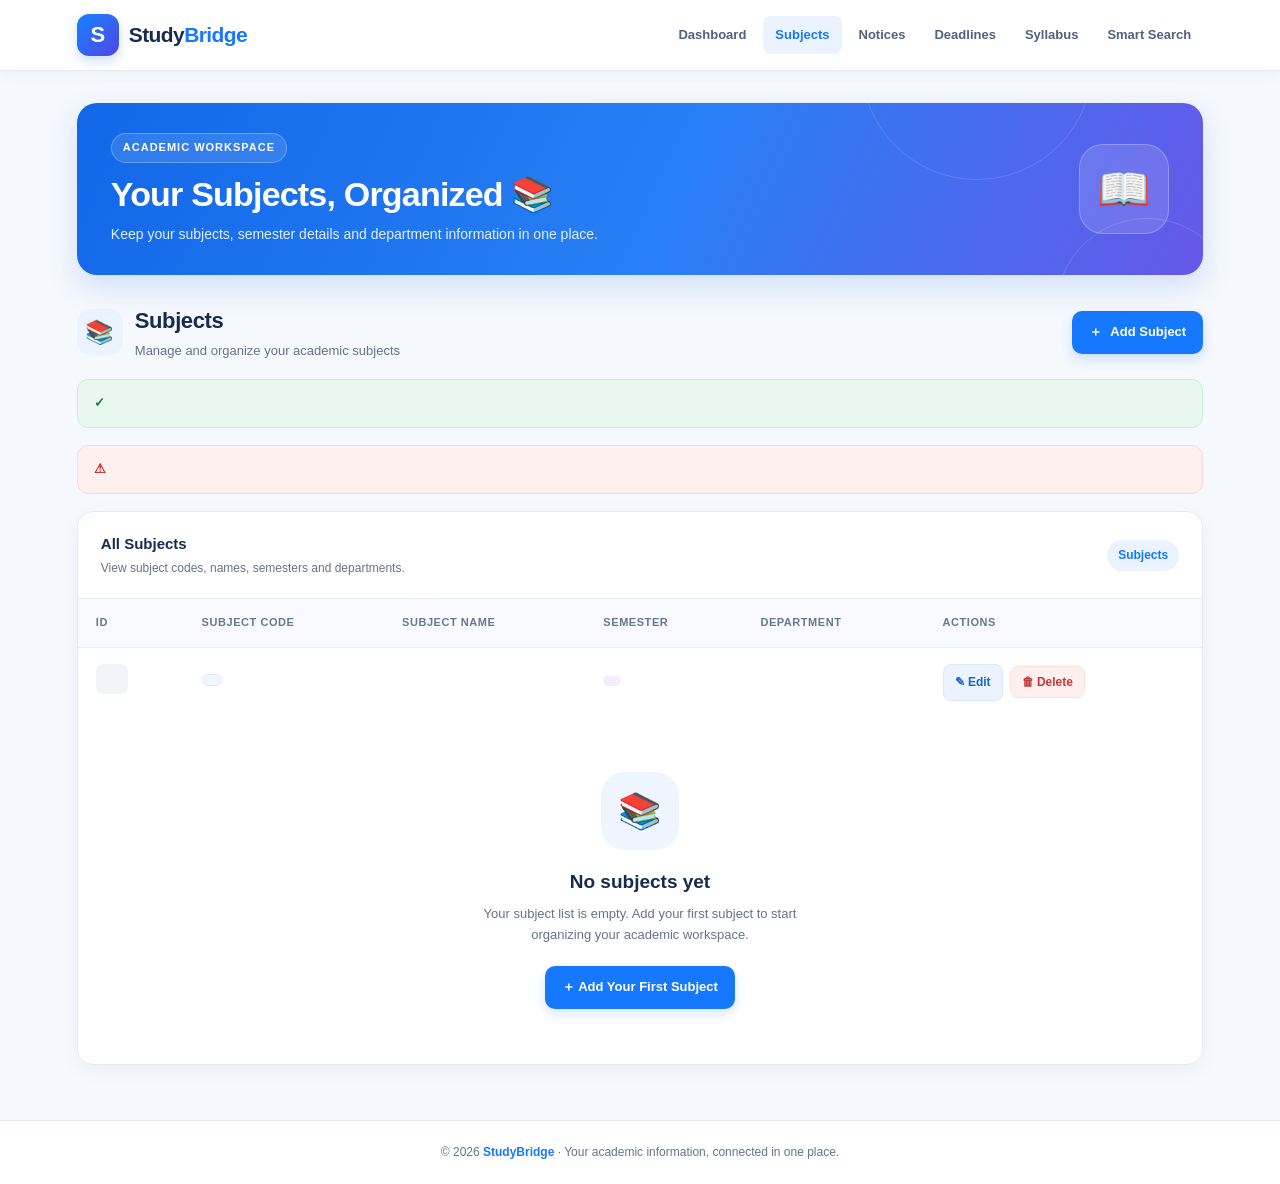
<file: src/main/resources/templates/subjects.html>
<!DOCTYPE html>
<html lang="en" xmlns:th="http://www.thymeleaf.org">
<head>
    <meta charset="UTF-8">
    <meta name="viewport" content="width=device-width, initial-scale=1.0">
    <title>Subjects | StudyBridge</title>

    <style>
        :root {
            --primary: #1677ff;
            --primary-dark: #0758c9;
            --primary-light: #eaf3ff;
            --text: #172b4d;
            --muted: #64748b;
            --border: #e5eaf2;
            --background: #f5f8fd;
            --white: #ffffff;
            --success-bg: #e8f8ef;
            --success: #167847;
            --danger-bg: #fff0f0;
            --danger: #c62828;
        }

        * {
            box-sizing: border-box;
        }

        html {
            scroll-behavior: smooth;
        }

        body {
            margin: 0;
            font-family: "Segoe UI", Arial, sans-serif;
            background: var(--background);
            color: var(--text);
            line-height: 1.6;
        }

        a {
            color: inherit;
        }

        /* Navigation */
        .navbar {
            position: sticky;
            top: 0;
            z-index: 100;
            display: flex;
            justify-content: space-between;
            align-items: center;
            gap: 20px;
            padding: 14px 6%;
            background: rgba(255, 255, 255, 0.96);
            border-bottom: 1px solid var(--border);
            box-shadow: 0 3px 15px rgba(25, 55, 100, 0.04);
            backdrop-filter: blur(12px);
        }

        .brand {
            display: flex;
            align-items: center;
            gap: 10px;
            text-decoration: none;
            flex-shrink: 0;
        }

        .brand-icon {
            display: grid;
            place-items: center;
            width: 42px;
            height: 42px;
            border-radius: 12px;
            color: white;
            font-size: 22px;
            font-weight: 800;
            background: linear-gradient(135deg, #1683ff, #5146e5);
            box-shadow: 0 5px 12px rgba(22, 119, 255, 0.22);
        }

        .brand-name {
            font-size: 21px;
            font-weight: 800;
            letter-spacing: -0.6px;
            color: var(--text);
        }

        .brand-name span {
            color: var(--primary);
        }

        .nav-links {
            display: flex;
            align-items: center;
            gap: 5px;
            flex-wrap: wrap;
        }

        .nav-links a {
            padding: 9px 12px;
            border-radius: 8px;
            text-decoration: none;
            color: #52627a;
            font-size: 13px;
            font-weight: 650;
            transition: background 0.2s ease, color 0.2s ease;
        }

        .nav-links a:hover {
            background: var(--primary-light);
            color: var(--primary);
        }

        .nav-links a.active {
            background: var(--primary-light);
            color: var(--primary);
        }

        /* Main content */
        .container {
            width: 88%;
            max-width: 1250px;
            margin: 32px auto 55px;
            animation: fadeUp 0.55s ease both;
        }

        .hero {
            position: relative;
            overflow: hidden;
            display: flex;
            align-items: center;
            justify-content: space-between;
            gap: 25px;
            padding: 30px 34px;
            margin-bottom: 28px;
            border-radius: 20px;
            color: white;
            background: linear-gradient(115deg, #1267e8 0%, #287ff5 53%, #6658e8 100%);
            box-shadow: 0 12px 30px rgba(36, 105, 220, 0.17);
        }

        .hero::before,
        .hero::after {
            content: "";
            position: absolute;
            border: 1px solid rgba(255, 255, 255, 0.15);
            border-radius: 50%;
            pointer-events: none;
        }

        .hero::before {
            width: 230px;
            height: 230px;
            right: 110px;
            top: -155px;
        }

        .hero::after {
            width: 180px;
            height: 180px;
            right: -35px;
            bottom: -125px;
        }

        .hero-content {
            position: relative;
            z-index: 1;
        }

        .eyebrow {
            display: inline-block;
            padding: 5px 11px;
            margin-bottom: 10px;
            border: 1px solid rgba(255, 255, 255, 0.27);
            border-radius: 30px;
            background: rgba(255, 255, 255, 0.12);
            font-size: 11px;
            font-weight: 750;
            letter-spacing: 1px;
            text-transform: uppercase;
        }

        .hero h1 {
            margin: 0 0 8px;
            font-size: clamp(25px, 3vw, 34px);
            line-height: 1.25;
            letter-spacing: -0.8px;
        }

        .hero p {
            margin: 0;
            color: #e4efff;
            font-size: 14px;
        }

        .hero-icon {
            position: relative;
            z-index: 1;
            display: grid;
            place-items: center;
            width: 90px;
            height: 90px;
            flex-shrink: 0;
            border: 1px solid rgba(255, 255, 255, 0.25);
            border-radius: 24px;
            background: rgba(255, 255, 255, 0.13);
            font-size: 43px;
            animation: float 3.5s ease-in-out infinite;
        }

        .section-heading {
            display: flex;
            justify-content: space-between;
            align-items: center;
            flex-wrap: wrap;
            gap: 15px;
            margin-bottom: 18px;
        }

        .heading-title {
            display: flex;
            align-items: center;
            gap: 12px;
        }

        .heading-icon {
            display: grid;
            place-items: center;
            width: 46px;
            height: 46px;
            border-radius: 14px;
            background: var(--primary-light);
            font-size: 23px;
        }

        .heading-title h2 {
            margin: 0;
            font-size: 22px;
            letter-spacing: -0.4px;
        }

        .heading-title p {
            margin: 2px 0 0;
            color: var(--muted);
            font-size: 13px;
        }

        .add-button {
            display: inline-flex;
            align-items: center;
            justify-content: center;
            gap: 8px;
            padding: 11px 17px;
            border: none;
            border-radius: 10px;
            color: white;
            background: var(--primary);
            box-shadow: 0 5px 12px rgba(22, 119, 255, 0.18);
            text-decoration: none;
            font-size: 13px;
            font-weight: 750;
            transition: transform 0.2s ease, background 0.2s ease,
            box-shadow 0.2s ease;
        }

        .add-button:hover {
            background: var(--primary-dark);
            transform: translateY(-2px);
            box-shadow: 0 8px 18px rgba(22, 119, 255, 0.24);
        }

        /* Alerts */
        .alert {
            display: flex;
            align-items: center;
            gap: 10px;
            padding: 13px 16px;
            margin-bottom: 17px;
            border-radius: 11px;
            font-size: 13px;
            font-weight: 600;
            animation: fadeUp 0.35s ease both;
        }

        .message {
            color: var(--success);
            background: var(--success-bg);
            border: 1px solid #c8eed7;
        }

        .error {
            color: var(--danger);
            background: var(--danger-bg);
            border: 1px solid #ffd4d4;
        }

        /* Table */
        .table-card {
            overflow: hidden;
            background: var(--white);
            border: 1px solid var(--border);
            border-radius: 16px;
            box-shadow: 0 5px 22px rgba(32, 60, 100, 0.045);
        }

        .table-top {
            display: flex;
            justify-content: space-between;
            align-items: center;
            gap: 12px;
            padding: 20px 23px;
            border-bottom: 1px solid var(--border);
        }

        .table-top h3 {
            margin: 0;
            font-size: 15px;
            font-weight: 750;
        }

        .table-top p {
            margin: 3px 0 0;
            color: var(--muted);
            font-size: 12px;
        }

        .table-badge {
            padding: 6px 11px;
            border-radius: 30px;
            background: var(--primary-light);
            color: var(--primary);
            font-size: 12px;
            font-weight: 750;
            white-space: nowrap;
        }

        .table-scroll {
            overflow-x: auto;
        }

        table {
            width: 100%;
            min-width: 790px;
            border-collapse: collapse;
        }

        thead {
            background: #f8faff;
        }

        th {
            padding: 15px 18px;
            color: #68778e;
            text-align: left;
            font-size: 11px;
            font-weight: 800;
            letter-spacing: 0.55px;
            text-transform: uppercase;
            white-space: nowrap;
        }

        td {
            padding: 16px 18px;
            border-top: 1px solid #edf0f5;
            color: #43516a;
            font-size: 13px;
            vertical-align: middle;
        }

        tbody tr {
            transition: background 0.2s ease;
        }

        tbody tr:hover {
            background: #f7faff;
        }

        .id-badge {
            display: inline-grid;
            place-items: center;
            min-width: 32px;
            height: 30px;
            padding: 0 7px;
            border-radius: 8px;
            color: #61718b;
            background: #f0f3f8;
            font-size: 12px;
            font-weight: 750;
        }

        .subject-code {
            display: inline-block;
            padding: 5px 9px;
            border: 1px solid #dbe8ff;
            border-radius: 7px;
            color: #2164c5;
            background: #eff6ff;
            font-size: 12px;
            font-weight: 750;
            white-space: nowrap;
        }

        .subject-name {
            color: #1c2d49;
            font-weight: 750;
        }

        .semester-badge {
            display: inline-block;
            padding: 5px 9px;
            border-radius: 7px;
            color: #6d45bd;
            background: #f3edff;
            font-size: 12px;
            font-weight: 700;
            white-space: nowrap;
        }

        .department {
            color: #52627a;
        }

        .action-buttons {
            display: flex;
            align-items: center;
            gap: 7px;
        }

        .action-buttons form {
            margin: 0;
        }

        .edit-button,
        .delete-button {
            display: inline-flex;
            align-items: center;
            justify-content: center;
            gap: 5px;
            padding: 8px 11px;
            border: 1px solid transparent;
            border-radius: 8px;
            font-family: inherit;
            font-size: 12px;
            font-weight: 750;
            text-decoration: none;
            cursor: pointer;
            white-space: nowrap;
            transition: transform 0.18s ease, background 0.18s ease;
        }

        .edit-button {
            color: #1d64cb;
            background: #eaf3ff;
            border-color: #d7e8ff;
        }

        .edit-button:hover {
            background: #d8e9ff;
            transform: translateY(-1px);
        }

        .delete-button {
            color: #c23737;
            background: #fff0f0;
            border-color: #ffdddd;
        }

        .delete-button:hover {
            background: #ffe0e0;
            transform: translateY(-1px);
        }

        /* Empty state */
        .empty {
            padding: 55px 20px;
            text-align: center;
        }

        .empty-icon {
            display: grid;
            place-items: center;
            width: 78px;
            height: 78px;
            margin: 0 auto 17px;
            border-radius: 24px;
            background: #eff5ff;
            font-size: 35px;
        }

        .empty h3 {
            margin: 0 0 7px;
            color: var(--text);
            font-size: 19px;
        }

        .empty p {
            max-width: 350px;
            margin: 0 auto 20px;
            color: var(--muted);
            font-size: 13px;
        }

        footer {
            padding: 22px 6%;
            border-top: 1px solid var(--border);
            background: white;
            color: var(--muted);
            text-align: center;
            font-size: 12px;
        }

        footer strong {
            color: var(--primary);
        }

        @keyframes fadeUp {
            from {
                opacity: 0;
                transform: translateY(14px);
            }
            to {
                opacity: 1;
                transform: translateY(0);
            }
        }

        @keyframes float {
            0%, 100% {
                transform: translateY(0);
            }
            50% {
                transform: translateY(-6px);
            }
        }

        @media (max-width: 1000px) {
            .navbar {
                align-items: flex-start;
                flex-direction: column;
                gap: 12px;
            }

            .nav-links {
                width: 100%;
            }

            .container {
                width: 92%;
            }
        }

        @media (max-width: 600px) {
            .navbar {
                padding: 13px 5%;
            }

            .nav-links {
                gap: 4px;
            }

            .nav-links a {
                padding: 8px 9px;
                font-size: 12px;
            }

            .container {
                width: 92%;
                margin-top: 22px;
            }

            .hero {
                padding: 24px 21px;
                border-radius: 16px;
            }

            .hero-icon {
                width: 62px;
                height: 62px;
                border-radius: 17px;
                font-size: 30px;
            }

            .hero p {
                font-size: 12px;
            }

            .section-heading {
                align-items: flex-start;
            }

            .heading-title h2 {
                font-size: 19px;
            }

            .add-button {
                padding: 10px 12px;
                font-size: 12px;
            }

            .table-top {
                padding: 17px;
            }

            .table-card {
                border-radius: 12px;
            }
        }

        @media (prefers-reduced-motion: reduce) {
            *,
            *::before,
            *::after {
                scroll-behavior: auto !important;
                animation-duration: 0.01ms !important;
                animation-iteration-count: 1 !important;
                transition-duration: 0.01ms !important;
            }
        }
    </style>
</head>

<body>

<nav class="navbar">
    <a class="brand" th:href="@{/dashboard}">
        <span class="brand-icon">S</span>
        <span class="brand-name">Study<span>Bridge</span></span>
    </a>

    <div class="nav-links">
        <a th:href="@{/dashboard}">Dashboard</a>
        <a class="active" th:href="@{/subjects}">Subjects</a>
        <a th:href="@{/notices}">Notices</a>
        <a th:href="@{/deadlines}">Deadlines</a>
        <a th:href="@{/syllabus}">Syllabus</a>
        <a th:href="@{/search}">Smart Search</a>
    </div>
</nav>

<main class="container">

    <section class="hero">
        <div class="hero-content">
            <span class="eyebrow">Academic workspace</span>
            <h1>Your Subjects, Organized 📚</h1>
            <p>Keep your subjects, semester details and department information in one place.</p>
        </div>
        <div class="hero-icon" aria-hidden="true">📖</div>
    </section>

    <div class="section-heading">
        <div class="heading-title">
            <div class="heading-icon">📚</div>
            <div>
                <h2>Subjects</h2>
                <p>Manage and organize your academic subjects</p>
            </div>
        </div>

        <a class="add-button" th:href="@{/subjects/add}">
            <span>＋</span> Add Subject
        </a>
    </div>

    <div class="alert message"
         th:if="${message}">
        <span>✓</span>
        <span th:text="${message}"></span>
    </div>

    <div class="alert error"
         th:if="${error}">
        <span>⚠</span>
        <span th:text="${error}"></span>
    </div>

    <section class="table-card">

        <div class="table-top">
            <div>
                <h3>All Subjects</h3>
                <p>View subject codes, names, semesters and departments.</p>
            </div>

            <span class="table-badge"
                  th:text="${#lists.size(subjects)} + ' subjects'">
                Subjects
            </span>
        </div>

        <div class="table-scroll"
             th:if="${not #lists.isEmpty(subjects)}">
            <table>
                <thead>
                <tr>
                    <th>ID</th>
                    <th>Subject Code</th>
                    <th>Subject Name</th>
                    <th>Semester</th>
                    <th>Department</th>
                    <th>Actions</th>
                </tr>
                </thead>

                <tbody>
                <tr th:each="subject : ${subjects}">
                    <td>
                        <span class="id-badge"
                              th:text="${subject.id}"></span>
                    </td>

                    <td>
                        <span class="subject-code"
                              th:text="${subject.subjectCode}"></span>
                    </td>

                    <td>
                        <span class="subject-name"
                              th:text="${subject.subjectName}"></span>
                    </td>

                    <td>
                        <span class="semester-badge"
                              th:text="${subject.semester}"></span>
                    </td>

                    <td>
                        <span class="department"
                              th:text="${subject.department}"></span>
                    </td>

                    <td>
                        <div class="action-buttons">
                            <a class="edit-button"
                               th:href="@{/subjects/edit/{id}(id=${subject.id})}">
                                ✎ Edit
                            </a>

                            <form th:action="@{/subjects/delete/{id}(id=${subject.id})}"
                                  method="post"
                                  onsubmit="return confirm('Delete this subject?');">
                                <button class="delete-button" type="submit">
                                    🗑 Delete
                                </button>
                            </form>
                        </div>
                    </td>
                </tr>
                </tbody>
            </table>
        </div>

        <div class="empty"
             th:if="${#lists.isEmpty(subjects)}">
            <div class="empty-icon">📚</div>
            <h3>No subjects yet</h3>
            <p>Your subject list is empty. Add your first subject to start organizing your academic workspace.</p>
            <a class="add-button" th:href="@{/subjects/add}">
                ＋ Add Your First Subject
            </a>
        </div>

    </section>

</main>

<footer>
    © <span id="currentYear"></span> <strong>StudyBridge</strong>
    · Your academic information, connected in one place.
</footer>

<script>
    document.getElementById("currentYear").textContent =
        new Date().getFullYear();
</script>

</body>
</html>
</file>
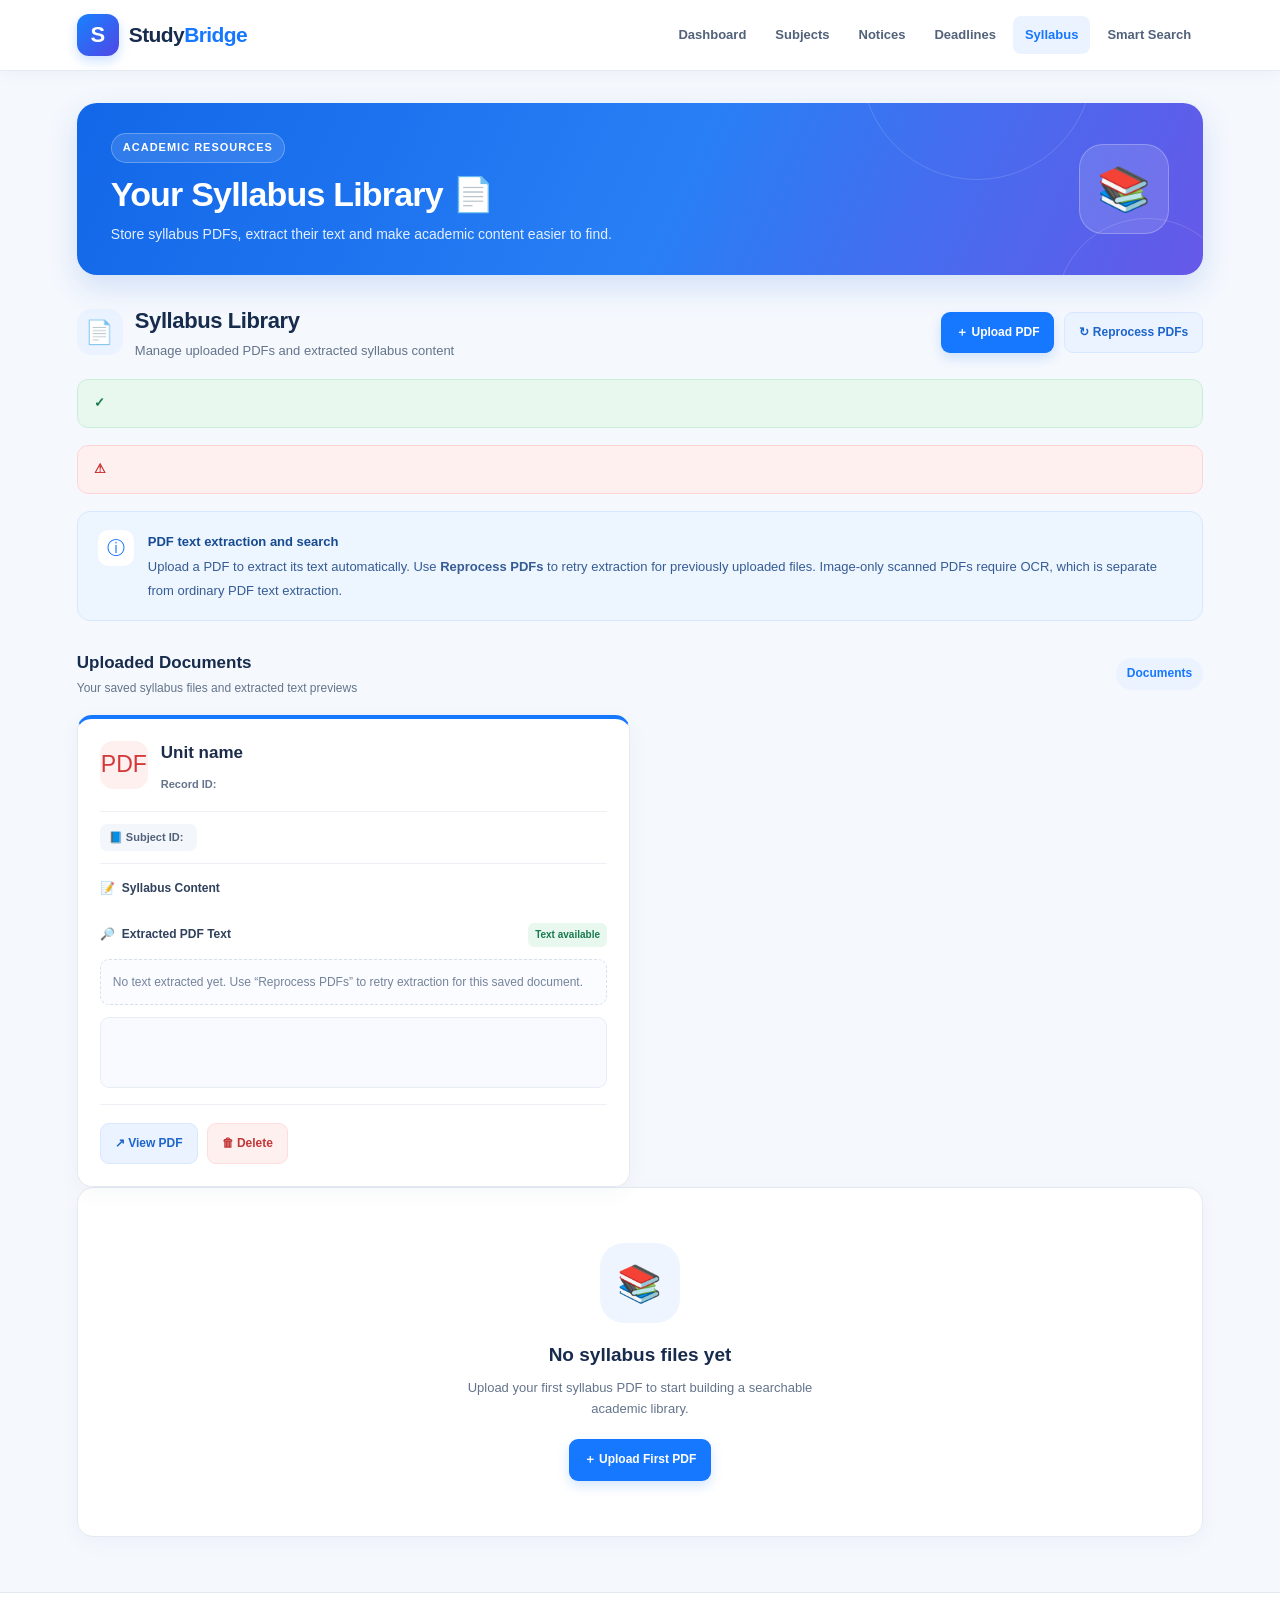
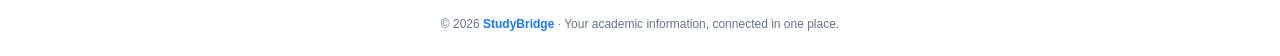
<file: src/main/resources/templates/syllabus.html>
<!DOCTYPE html>
<html lang="en" xmlns:th="http://www.thymeleaf.org">
<head>
    <meta charset="UTF-8">
    <meta name="viewport" content="width=device-width, initial-scale=1.0">
    <title>Syllabus Library | StudyBridge</title>

    <style>
        :root {
            --primary: #1677ff;
            --primary-dark: #0758c9;
            --primary-light: #eaf3ff;
            --text: #172b4d;
            --muted: #64748b;
            --border: #e5eaf2;
            --background: #f5f8fd;
            --white: #ffffff;
            --success: #167847;
            --success-bg: #e8f8ef;
            --danger: #c62828;
            --danger-bg: #fff0f0;
        }

        * {
            box-sizing: border-box;
        }

        html {
            scroll-behavior: smooth;
        }

        body {
            margin: 0;
            font-family: "Segoe UI", Arial, sans-serif;
            background: var(--background);
            color: var(--text);
            line-height: 1.6;
        }

        a {
            color: inherit;
        }

        button,
        input {
            font: inherit;
        }

        /* Navigation */
        .navbar {
            position: sticky;
            top: 0;
            z-index: 100;
            display: flex;
            justify-content: space-between;
            align-items: center;
            gap: 20px;
            padding: 14px 6%;
            background: rgba(255, 255, 255, 0.96);
            border-bottom: 1px solid var(--border);
            box-shadow: 0 3px 15px rgba(25, 55, 100, 0.04);
            backdrop-filter: blur(12px);
        }

        .brand {
            display: flex;
            align-items: center;
            gap: 10px;
            flex-shrink: 0;
            text-decoration: none;
        }

        .brand-icon {
            display: grid;
            place-items: center;
            width: 42px;
            height: 42px;
            border-radius: 12px;
            color: white;
            font-size: 22px;
            font-weight: 800;
            background: linear-gradient(135deg, #1683ff, #5146e5);
            box-shadow: 0 5px 12px rgba(22, 119, 255, 0.22);
        }

        .brand-name {
            font-size: 21px;
            font-weight: 800;
            letter-spacing: -0.6px;
            color: var(--text);
        }

        .brand-name span {
            color: var(--primary);
        }

        .nav-links {
            display: flex;
            align-items: center;
            gap: 5px;
            flex-wrap: wrap;
        }

        .nav-links a {
            padding: 9px 12px;
            border-radius: 8px;
            text-decoration: none;
            color: #52627a;
            font-size: 13px;
            font-weight: 650;
            transition: background 0.2s ease, color 0.2s ease;
        }

        .nav-links a:hover,
        .nav-links a.active {
            background: var(--primary-light);
            color: var(--primary);
        }

        /* Main layout */
        .container {
            width: 88%;
            max-width: 1250px;
            margin: 32px auto 55px;
            animation: fadeUp 0.55s ease both;
        }

        .hero {
            position: relative;
            overflow: hidden;
            display: flex;
            align-items: center;
            justify-content: space-between;
            gap: 25px;
            padding: 30px 34px;
            margin-bottom: 28px;
            border-radius: 20px;
            color: white;
            background: linear-gradient(115deg, #1267e8 0%, #287ff5 53%, #6658e8 100%);
            box-shadow: 0 12px 30px rgba(36, 105, 220, 0.17);
        }

        .hero::before,
        .hero::after {
            content: "";
            position: absolute;
            border: 1px solid rgba(255, 255, 255, 0.15);
            border-radius: 50%;
            pointer-events: none;
        }

        .hero::before {
            width: 230px;
            height: 230px;
            right: 110px;
            top: -155px;
        }

        .hero::after {
            width: 180px;
            height: 180px;
            right: -35px;
            bottom: -125px;
        }

        .hero-content {
            position: relative;
            z-index: 1;
        }

        .eyebrow {
            display: inline-block;
            padding: 5px 11px;
            margin-bottom: 10px;
            border: 1px solid rgba(255, 255, 255, 0.27);
            border-radius: 30px;
            background: rgba(255, 255, 255, 0.12);
            font-size: 11px;
            font-weight: 750;
            letter-spacing: 1px;
            text-transform: uppercase;
        }

        .hero h1 {
            margin: 0 0 8px;
            font-size: clamp(25px, 3vw, 34px);
            line-height: 1.25;
            letter-spacing: -0.8px;
        }

        .hero p {
            max-width: 650px;
            margin: 0;
            color: #e4efff;
            font-size: 14px;
        }

        .hero-icon {
            position: relative;
            z-index: 1;
            display: grid;
            place-items: center;
            width: 90px;
            height: 90px;
            flex-shrink: 0;
            border: 1px solid rgba(255, 255, 255, 0.25);
            border-radius: 24px;
            background: rgba(255, 255, 255, 0.13);
            font-size: 43px;
            animation: float 3.5s ease-in-out infinite;
        }

        /* Section heading */
        .section-heading {
            display: flex;
            justify-content: space-between;
            align-items: center;
            flex-wrap: wrap;
            gap: 15px;
            margin-bottom: 18px;
        }

        .heading-title {
            display: flex;
            align-items: center;
            gap: 12px;
        }

        .heading-icon {
            display: grid;
            place-items: center;
            width: 46px;
            height: 46px;
            border-radius: 14px;
            background: var(--primary-light);
            font-size: 23px;
        }

        .heading-title h2 {
            margin: 0;
            font-size: 22px;
            letter-spacing: -0.4px;
        }

        .heading-title p {
            margin: 2px 0 0;
            color: var(--muted);
            font-size: 13px;
        }

        .top-actions {
            display: flex;
            align-items: center;
            gap: 10px;
            flex-wrap: wrap;
        }

        .top-actions form {
            margin: 0;
        }

        .button {
            display: inline-flex;
            align-items: center;
            justify-content: center;
            gap: 7px;
            padding: 10px 14px;
            border: 1px solid transparent;
            border-radius: 9px;
            font-family: inherit;
            font-size: 12px;
            font-weight: 750;
            text-decoration: none;
            cursor: pointer;
            white-space: nowrap;
            transition: transform 0.2s ease, background 0.2s ease,
            box-shadow 0.2s ease;
        }

        .button:hover {
            transform: translateY(-2px);
        }

        .add-button {
            color: white;
            background: var(--primary);
            box-shadow: 0 5px 12px rgba(22, 119, 255, 0.18);
        }

        .add-button:hover {
            background: var(--primary-dark);
            box-shadow: 0 8px 18px rgba(22, 119, 255, 0.24);
        }

        .reprocess-button {
            color: #1d64cb;
            background: #eaf3ff;
            border-color: #d7e8ff;
        }

        .reprocess-button:hover {
            background: #d8e9ff;
        }

        /* Alerts */
        .alert {
            display: flex;
            align-items: flex-start;
            gap: 10px;
            padding: 13px 16px;
            margin-bottom: 17px;
            border-radius: 11px;
            font-size: 13px;
            font-weight: 600;
            overflow-wrap: anywhere;
            animation: fadeUp 0.35s ease both;
        }

        .message {
            color: var(--success);
            background: var(--success-bg);
            border: 1px solid #c8eed7;
        }

        .error {
            color: var(--danger);
            background: var(--danger-bg);
            border: 1px solid #ffd4d4;
        }

        /* Information banner */
        .info {
            display: flex;
            align-items: flex-start;
            gap: 14px;
            padding: 18px 20px;
            margin-bottom: 26px;
            border: 1px solid #d7e7ff;
            border-radius: 13px;
            color: #365c94;
            background: #edf5ff;
            font-size: 13px;
            line-height: 1.8;
        }

        .info-icon {
            display: grid;
            place-items: center;
            width: 36px;
            height: 36px;
            flex-shrink: 0;
            border-radius: 10px;
            color: var(--primary);
            background: white;
            font-size: 18px;
        }

        .info strong {
            display: block;
            margin-bottom: 2px;
            color: #174b91;
        }

        /* Syllabus cards */
        .library-heading {
            display: flex;
            justify-content: space-between;
            align-items: center;
            gap: 12px;
            margin: 28px 0 16px;
        }

        .library-heading h3 {
            margin: 0;
            font-size: 17px;
        }

        .library-heading p {
            margin: 3px 0 0;
            color: var(--muted);
            font-size: 12px;
        }

        .library-badge {
            padding: 6px 11px;
            border-radius: 30px;
            color: var(--primary);
            background: var(--primary-light);
            font-size: 12px;
            font-weight: 750;
            white-space: nowrap;
        }

        .syllabus-grid {
            display: grid;
            grid-template-columns: repeat(2, minmax(0, 1fr));
            gap: 20px;
        }

        .syllabus-card {
            position: relative;
            display: flex;
            flex-direction: column;
            min-width: 0;
            padding: 22px;
            overflow: hidden;
            border: 1px solid var(--border);
            border-top: 4px solid var(--primary);
            border-radius: 15px;
            background: var(--white);
            box-shadow: 0 5px 22px rgba(32, 60, 100, 0.045);
            animation: fadeUp 0.5s ease both;
            transition: transform 0.22s ease, box-shadow 0.22s ease;
        }

        .syllabus-card:hover {
            transform: translateY(-4px);
            box-shadow: 0 12px 27px rgba(32, 60, 100, 0.09);
        }

        .card-heading {
            display: flex;
            align-items: flex-start;
            gap: 13px;
            margin-bottom: 15px;
        }

        .pdf-icon {
            display: grid;
            place-items: center;
            width: 48px;
            height: 48px;
            flex-shrink: 0;
            border-radius: 13px;
            background: #fff0f0;
            color: #d43838;
            font-size: 23px;
        }

        .card-title {
            flex: 1;
            min-width: 0;
        }

        .card-title h3 {
            margin: 0 0 5px;
            color: #1c2d49;
            font-size: 17px;
            line-height: 1.45;
            overflow-wrap: anywhere;
        }

        .record-label {
            color: var(--muted);
            font-size: 11px;
            font-weight: 650;
        }

        .subject-meta {
            display: flex;
            align-items: center;
            flex-wrap: wrap;
            gap: 8px;
            padding: 12px 0;
            margin-bottom: 15px;
            border-top: 1px solid #edf0f5;
            border-bottom: 1px solid #edf0f5;
        }

        .meta-chip {
            display: inline-flex;
            align-items: center;
            gap: 5px;
            padding: 5px 9px;
            border-radius: 7px;
            color: #52627a;
            background: #f3f6fb;
            font-size: 11px;
            font-weight: 650;
            overflow-wrap: anywhere;
        }

        .content-block {
            margin-bottom: 16px;
            min-width: 0;
        }

        .content-label {
            display: flex;
            align-items: center;
            gap: 7px;
            margin-bottom: 8px;
            color: #30415c;
            font-size: 12px;
            font-weight: 800;
        }

        .syllabus-content {
            margin: 0;
            color: #52627a;
            font-size: 13px;
            line-height: 1.8;
            overflow-wrap: anywhere;
        }

        .extracted-heading {
            display: flex;
            justify-content: space-between;
            align-items: center;
            gap: 8px;
            margin-bottom: 9px;
        }

        .extracted-heading .content-label {
            margin: 0;
        }

        .text-label {
            padding: 4px 7px;
            border-radius: 6px;
            color: #18794e;
            background: #e8f8ef;
            font-size: 10px;
            font-weight: 750;
            white-space: nowrap;
        }

        .preview {
            padding: 13px;
            border: 1px solid #e7edf5;
            border-radius: 9px;
            background: #f8faff;
            color: #52627a;
            font-size: 12px;
            line-height: 1.8;
            white-space: pre-wrap;
            overflow-wrap: anywhere;
            max-height: 155px;
            overflow: auto;
        }

        .no-text {
            padding: 12px;
            border: 1px dashed #d7dfeb;
            border-radius: 9px;
            background: #fafcff;
            color: #75839a;
            font-size: 12px;
            line-height: 1.7;
        }

        .card-actions {
            display: flex;
            align-items: center;
            gap: 9px;
            flex-wrap: wrap;
            margin-top: auto;
            padding-top: 18px;
            border-top: 1px solid #edf0f5;
        }

        .view-button {
            color: #1d64cb;
            background: #eaf3ff;
            border-color: #d7e8ff;
        }

        .view-button:hover {
            background: #d8e9ff;
        }

        .delete-button {
            color: #c23737;
            background: #fff0f0;
            border-color: #ffdddd;
        }

        .delete-button:hover {
            background: #ffe0e0;
        }

        .card-actions form {
            margin: 0;
        }

        /* Empty state */
        .empty {
            padding: 55px 20px;
            border: 1px solid var(--border);
            border-radius: 16px;
            background: white;
            text-align: center;
            box-shadow: 0 5px 22px rgba(32, 60, 100, 0.04);
        }

        .empty-icon {
            display: grid;
            place-items: center;
            width: 80px;
            height: 80px;
            margin: 0 auto 17px;
            border-radius: 24px;
            background: #eff5ff;
            font-size: 36px;
        }

        .empty h3 {
            margin: 0 0 7px;
            color: var(--text);
            font-size: 19px;
        }

        .empty p {
            max-width: 400px;
            margin: 0 auto 20px;
            color: var(--muted);
            font-size: 13px;
        }

        footer {
            padding: 22px 6%;
            border-top: 1px solid var(--border);
            background: white;
            color: var(--muted);
            text-align: center;
            font-size: 12px;
        }

        footer strong {
            color: var(--primary);
        }

        @keyframes fadeUp {
            from {
                opacity: 0;
                transform: translateY(14px);
            }
            to {
                opacity: 1;
                transform: translateY(0);
            }
        }

        @keyframes float {
            0%, 100% {
                transform: translateY(0);
            }
            50% {
                transform: translateY(-6px);
            }
        }

        @media (max-width: 1000px) {
            .navbar {
                align-items: flex-start;
                flex-direction: column;
                gap: 12px;
            }

            .nav-links {
                width: 100%;
            }

            .container {
                width: 92%;
            }

            .syllabus-grid {
                gap: 15px;
            }

            .syllabus-card {
                padding: 18px;
            }
        }

        @media (max-width: 720px) {
            .syllabus-grid {
                grid-template-columns: 1fr;
            }

            .hero {
                padding: 25px 22px;
            }
        }

        @media (max-width: 600px) {
            .navbar {
                padding: 13px 5%;
            }

            .nav-links {
                gap: 4px;
            }

            .nav-links a {
                padding: 8px 9px;
                font-size: 12px;
            }

            .container {
                width: 92%;
                margin-top: 22px;
            }

            .hero {
                border-radius: 16px;
            }

            .hero h1 {
                font-size: 25px;
            }

            .hero p {
                font-size: 12px;
            }

            .hero-icon {
                width: 62px;
                height: 62px;
                border-radius: 17px;
                font-size: 30px;
            }

            .section-heading {
                align-items: flex-start;
            }

            .heading-title h2 {
                font-size: 19px;
            }

            .top-actions {
                width: 100%;
            }

            .top-actions .button,
            .top-actions form {
                flex: 1;
            }

            .top-actions form .button {
                width: 100%;
            }

            .info {
                padding: 14px;
            }

            .syllabus-card {
                padding: 17px;
            }

            .library-heading {
                align-items: flex-start;
            }
        }

        @media (prefers-reduced-motion: reduce) {
            *,
            *::before,
            *::after {
                scroll-behavior: auto !important;
                animation-duration: 0.01ms !important;
                animation-iteration-count: 1 !important;
                transition-duration: 0.01ms !important;
            }
        }
    </style>
</head>

<body>

<nav class="navbar">
    <a class="brand" th:href="@{/dashboard}">
        <span class="brand-icon">S</span>
        <span class="brand-name">Study<span>Bridge</span></span>
    </a>

    <div class="nav-links">
        <a th:href="@{/dashboard}">Dashboard</a>
        <a th:href="@{/subjects}">Subjects</a>
        <a th:href="@{/notices}">Notices</a>
        <a th:href="@{/deadlines}">Deadlines</a>
        <a class="active" th:href="@{/syllabus}">Syllabus</a>
        <a th:href="@{/search}">Smart Search</a>
    </div>
</nav>

<main class="container">

    <section class="hero">
        <div class="hero-content">
            <span class="eyebrow">Academic resources</span>
            <h1>Your Syllabus Library 📄</h1>
            <p>Store syllabus PDFs, extract their text and make academic content easier to find.</p>
        </div>
        <div class="hero-icon" aria-hidden="true">📚</div>
    </section>

    <div class="section-heading">
        <div class="heading-title">
            <div class="heading-icon">📄</div>
            <div>
                <h2>Syllabus Library</h2>
                <p>Manage uploaded PDFs and extracted syllabus content</p>
            </div>
        </div>

        <div class="top-actions">
            <a class="button add-button" th:href="@{/syllabus/add}">
                ＋ Upload PDF
            </a>

            <form th:action="@{/syllabus/reprocess}"
                  method="post"
                  onsubmit="return confirm('Reprocess every saved syllabus PDF? This may take some time.');">
                <button class="button reprocess-button" type="submit">
                    ↻ Reprocess PDFs
                </button>
            </form>
        </div>
    </div>

    <div class="alert message" th:if="${message}">
        <span>✓</span>
        <span th:text="${message}"></span>
    </div>

    <div class="alert error" th:if="${error}">
        <span>⚠</span>
        <span th:text="${error}"></span>
    </div>

    <div class="info">
        <div class="info-icon">ⓘ</div>
        <div>
            <strong>PDF text extraction and search</strong>
            Upload a PDF to extract its text automatically. Use
            <b>Reprocess PDFs</b> to retry extraction for previously uploaded
            files. Image-only scanned PDFs require OCR, which is separate from
            ordinary PDF text extraction.
        </div>
    </div>

    <div class="library-heading"
         th:if="${not #lists.isEmpty(syllabusList)}">
        <div>
            <h3>Uploaded Documents</h3>
            <p>Your saved syllabus files and extracted text previews</p>
        </div>

        <span class="library-badge"
              th:text="${#lists.size(syllabusList)} + ' documents'">
            Documents
        </span>
    </div>

    <section class="syllabus-grid"
             th:if="${not #lists.isEmpty(syllabusList)}">

        <article class="syllabus-card"
                 th:each="syllabus : ${syllabusList}">

            <div class="card-heading">
                <div class="pdf-icon" aria-hidden="true">PDF</div>

                <div class="card-title">
                    <h3 th:text="${syllabus.unitName != null
                        ? syllabus.unitName : 'Untitled syllabus'}">
                        Unit name
                    </h3>

                    <span class="record-label">
                        Record ID:
                        <span th:text="${syllabus.id}"></span>
                    </span>
                </div>
            </div>

            <div class="subject-meta">
                <span class="meta-chip">
                    📘 Subject ID:
                    <strong th:text="${syllabus.subjectId != null
                        ? syllabus.subjectId : 'Not specified'}"></strong>
                </span>
            </div>

            <div class="content-block"
                 th:if="${syllabus.syllabusContent != null
                         and !syllabus.syllabusContent.isBlank()}">
                <div class="content-label">
                    <span>📝</span>
                    Syllabus Content
                </div>

                <p class="syllabus-content"
                   th:text="${syllabus.syllabusContent}">
                </p>
            </div>

            <div class="content-block">
                <div class="extracted-heading">
                    <div class="content-label">
                        <span>🔎</span>
                        Extracted PDF Text
                    </div>

                    <span class="text-label"
                          th:if="${syllabus.extractedText != null
                                  and !syllabus.extractedText.isBlank()}">
                        Text available
                    </span>
                </div>

                <p class="no-text"
                   th:if="${syllabus.extractedText == null
                           or syllabus.extractedText.isBlank()}">
                    No text extracted yet. Use “Reprocess PDFs” to retry
                    extraction for this saved document.
                </p>

                <div class="preview"
                     th:if="${syllabus.extractedText != null
                             and !syllabus.extractedText.isBlank()}"
                     th:text="${#strings.abbreviate(syllabus.extractedText, 350)}">
                </div>
            </div>

            <div class="card-actions">
                <a class="button view-button"
                   th:href="@{/syllabus/view/{id}(id=${syllabus.id})}"
                   target="_blank"
                   rel="noopener">
                    ↗ View PDF
                </a>

                <form th:action="@{/syllabus/delete/{id}(id=${syllabus.id})}"
                      method="post"
                      onsubmit="return confirm('Delete this syllabus record and its PDF?');">
                    <button class="button delete-button" type="submit">
                        🗑 Delete
                    </button>
                </form>
            </div>

        </article>

    </section>

    <section class="empty"
             th:if="${#lists.isEmpty(syllabusList)}">
        <div class="empty-icon">📚</div>
        <h3>No syllabus files yet</h3>
        <p>Upload your first syllabus PDF to start building a searchable academic library.</p>

        <a class="button add-button" th:href="@{/syllabus/add}">
            ＋ Upload First PDF
        </a>
    </section>

</main>

<footer>
    © <span id="currentYear"></span> <strong>StudyBridge</strong>
    · Your academic information, connected in one place.
</footer>

<script>
    document.getElementById("currentYear").textContent =
        new Date().getFullYear();
</script>

</body>
</html>
</file>
